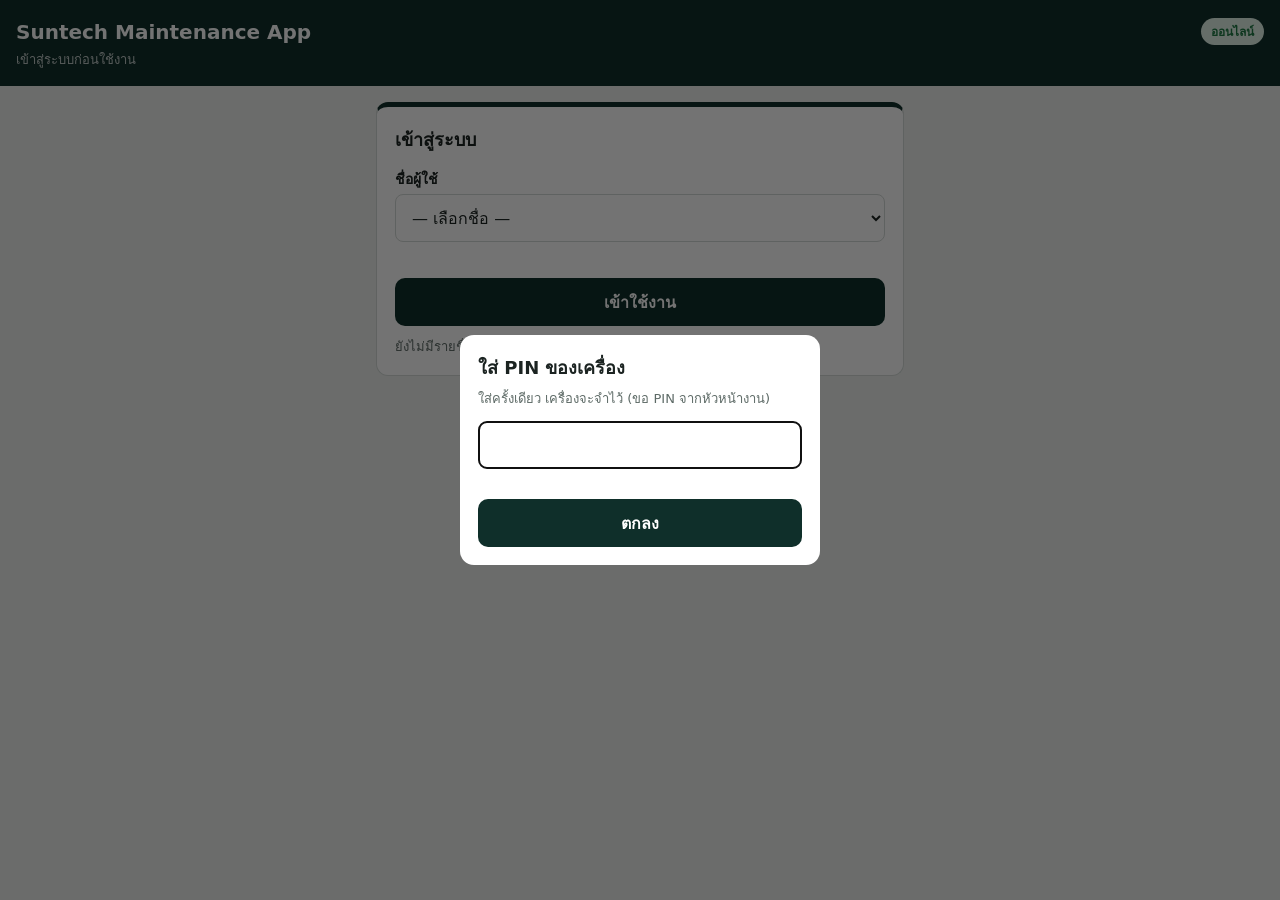
<file: index.html>
<!DOCTYPE html>
<html lang="th">
<head>
<meta charset="utf-8">
<meta name="viewport" content="width=device-width, initial-scale=1, viewport-fit=cover">
<title>Suntech Maintenance App</title>
<meta name="description" content="PM checklist, Vacuum pump monitor, แจ้งซ่อม และนับ stock part">
<meta name="theme-color" content="#0f2f2a">
<link rel="manifest" href="manifest.webmanifest">
<link rel="icon" href="icons/icon-192.png">
<link rel="apple-touch-icon" href="icons/apple-touch-icon.png">
<meta name="apple-mobile-web-app-capable" content="yes">
<meta name="apple-mobile-web-app-status-bar-style" content="black-translucent">
<meta name="apple-mobile-web-app-title" content="Suntech Maint">
<link rel="stylesheet" href="app.css?v=20261126c">
</head>
<body>
<header>
  <div class="hrow">
    <h1>Suntech Maintenance App</h1>
    <span id="net" class="net" role="status" aria-live="polite">…</span>
  </div>
  <div class="hrow who" id="whoBar" hidden>
    <span>ผู้ใช้: <b id="whoName"></b></span>
    <button type="button" id="bLogout">ออกจากระบบ</button>
  </div>
  <p id="sub">เข้าสู่ระบบก่อนใช้งาน</p>
</header>

<div id="update" class="banner" hidden>
  มีเวอร์ชันใหม่ <button id="btnUpdate" type="button">อัปเดต</button>
</div>

<main>
  <!-- เข้าสู่ระบบ -->
  <form id="v-login" class="login" novalidate hidden>
    <h2>เข้าสู่ระบบ</h2>
    <div class="lf"><label for="user">ชื่อผู้ใช้</label><select id="user"><option value="">— เลือกชื่อ —</option></select></div>
    <div class="lf" id="apwF" hidden><label for="apw">รหัส admin</label><input id="apw" type="password" inputmode="numeric" autocomplete="off"></div>
    <div class="lerr" id="lerr" role="alert"></div>
    <button type="submit" class="lbtn" id="bLogin">เข้าใช้งาน</button>
    <p class="lnote" id="lnote">ช่างเลือกชื่อแล้วเข้าได้เลย · admin ต้องใส่รหัสและต้องมีเน็ตตอนเข้า</p>
  </form>

  <!-- เมนู -->
  <div id="v-menu" class="menu" hidden>
    <a class="card" style="--c:var(--pm)" href="pm.html">
      <div class="ico" aria-hidden="true">&#10003;</div>
      <div><p class="t">PM checklist</p><p class="d">ตรวจเช็คเครื่องตามแผนรายเดือน · รูปและรายการตรวจเก็บในเครื่อง ใช้ได้ตอนไม่มีเน็ต</p></div>
      <span class="badge" style="border-color:var(--ok);color:var(--ok)">ทดลอง</span>
    </a>
    <a class="card" style="--c:var(--pump)" href="pump.html">
      <div class="ico" aria-hidden="true">&#9881;</div>
      <div><p class="t">Vacuum pump monitor</p><p class="d">สถานะ pump ตาม S/N และประวัติการซ่อม · ดูได้ตอนไม่มีเน็ต</p></div>
      <span class="badge" style="border-color:var(--ok);color:var(--ok)">ทดลอง</span>
    </a>
    <a class="card" style="--c:#c8231a" href="repair.html">
      <div class="ico" aria-hidden="true">&#128295;</div>
      <div><p class="t">แจ้งซ่อม</p><p class="d">ทำรายงานแจ้งซ่อม บันทึกลง Drive และส่งข้อความ LINE · ใช้ได้ตอนไม่มีเน็ต</p></div>
      <span class="badge" style="border-color:var(--ok);color:var(--ok)">ทดลอง</span>
    </a>
    <a class="card" style="--c:var(--stock)" href="parts.html">
      <div class="ico" aria-hidden="true">&#9638;</div>
      <div><p class="t">Stock part system</p><p class="d">Part list · นับ stock แยก plant · Part registration (admin)</p></div>
      <span class="badge" style="border-color:var(--ok);color:var(--ok)">ทดลอง</span>
    </a>
    <a class="card" style="--c:#8a4b2a" href="manual.html">
      <div class="ico" aria-hidden="true">&#128214;</div>
      <div><p class="t">Machine Manual</p><p class="d">วิธีแก้ alarm ตาม code · I/O · cycle step · บันทึก alarm</p></div>
      <span class="badge" style="border-color:var(--ok);color:var(--ok)">ทดลอง</span>
    </a>
    <a class="card" style="--c:#5b5f97" href="other.html">
      <div class="ico" aria-hidden="true">&#8943;</div>
      <div><p class="t">Other</p><p class="d">Report : Overhaul Vacuum pump KRF15A</p></div>
      <span class="badge" style="border-color:var(--ok);color:var(--ok)">ทดลอง</span>
    </a>
    <div id="install" class="install" hidden></div>
  </div>
</main>

<div class="pinwrap" id="pinWrap" hidden>
  <form class="pinbox" id="pinForm">
    <h2>ใส่ PIN ของเครื่อง</h2>
    <p>ใส่ครั้งเดียว เครื่องจะจำไว้ (ขอ PIN จากหัวหน้างาน)</p>
    <input id="pinIn" type="password" inputmode="numeric" autocomplete="off" aria-label="PIN">
    <div class="pinerr" id="pinErr" role="alert"></div>
    <button class="lbtn" type="submit" id="pinOk">ตกลง</button>
  </form>
</div>

<footer>
  <span id="ver">version …</span>
</footer>

<script src="config.js?v=20261126c"></script>
<script src="store.js?v=20261126c"></script>
<script src="api.js?v=20261126c"></script>
<script src="session.js?v=20261126c"></script>
<script src="app.js?v=20261126c"></script>
</body>
</html>
</file>
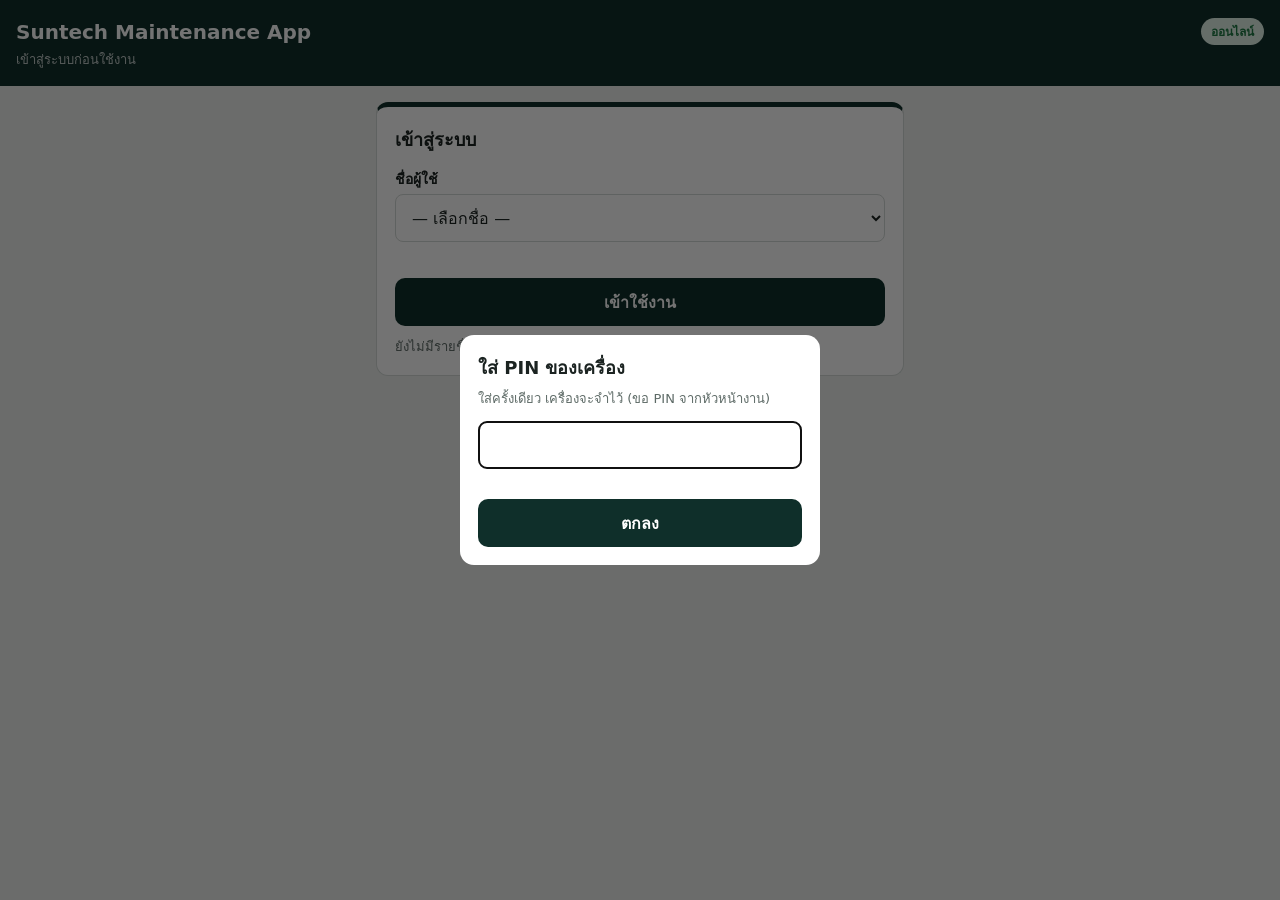
<file: manual.html>
<!DOCTYPE html>
<html lang="th">
<head>
<meta charset="utf-8">
<meta name="viewport" content="width=device-width, initial-scale=1, viewport-fit=cover">
<title>Machine Manual</title>
<meta name="theme-color" content="#0f2f2a">
<link rel="manifest" href="manifest.webmanifest">
<link rel="icon" href="icons/icon-192.png">
<link rel="apple-touch-icon" href="icons/apple-touch-icon.png">
<meta name="apple-mobile-web-app-capable" content="yes">
<link rel="stylesheet" href="repair.css?v=20261126c">
<link rel="stylesheet" href="overhaul.css?v=20261126c">
<link rel="stylesheet" href="manual.css?v=20261126c">
</head>
<body>
<header>
  <a class="back" href="./" id="hBack">&#8592; เมนูหลัก</a>
  <h1 id="hTitle">Machine Manual</h1>
  <div class="sync">
    <span id="net" class="pill" role="status" aria-live="polite">…</span>
    <span id="pending" class="pill wait" hidden></span>
    <button id="bSync" type="button" hidden>ส่งตอนนี้</button>
    <span id="asof" class="asof"></span>
  </div>
  <nav class="tabs" role="tablist" id="mTabs" hidden>
    <button type="button" role="tab" data-tab="alarm" aria-selected="true">Alarm code</button>
    <button type="button" role="tab" data-tab="step" aria-selected="false">Cycle step</button>
    <button type="button" role="tab" data-tab="io" aria-selected="false">I/O</button>
    <button type="button" role="tab" data-tab="doc" aria-selected="false">เอกสาร</button>
    <button type="button" role="tab" data-tab="log" aria-selected="false">Alarm log</button>
  </nav>
</header>

<main>
  <div id="loading" class="empty">กำลังโหลด…</div>
  <div id="err" class="errbox" hidden></div>

  <!-- เลือก type > model > เครื่อง -->
  <section id="v-pick" hidden>
    <nav class="crumbs" id="crumbs" aria-label="ตำแหน่ง"></nav>
    <div id="pickList" class="tiles"></div>
  </section>

  <!-- หน้าเครื่อง -->
  <section id="v-machine" hidden>
    <div class="mhead" id="mHead"></div>

    <div id="t-alarm">
      <p class="note">กดเลข code ที่เห็นบนหน้าจอเครื่อง</p>
      <div class="codes" id="codes"></div>
      <div id="alarmDetail"></div>
    </div>

    <div id="t-step" hidden>
      <div class="filters2"><input id="sq" type="search" class="search" placeholder="ค้นหา step / MR / sensor / output" aria-label="ค้นหา step">
        <div class="segu" id="stepUnit" role="radiogroup" aria-label="Unit"></div></div>
      <p class="note" id="stepNote">ตอน TIME-OVER: ดูใน PLC ว่า MR ตัวไหนยัง ON = step ที่ค้าง แล้วดู output / sensor ของ step นั้น</p>
      <div id="steps"></div>
    </div>

    <div id="t-io" hidden>
      <div class="filters2"><input id="iq" type="search" class="search" placeholder="ค้นหา address / symbol / ชื่อ" aria-label="ค้นหา I/O">
        <div class="segu" id="ioUnit" role="radiogroup" aria-label="Unit"></div></div>
      <div class="segu" id="ioType" role="radiogroup" aria-label="ชนิด I/O"></div>
      <div id="ios"></div>
    </div>

    <div id="t-doc" hidden><div id="docs"></div></div>

    <div id="t-log" hidden>
      <div class="acts" style="margin-bottom:10px"><button type="button" class="btn pri" id="bNewLog">+ บันทึก alarm</button></div>
      <div id="logStat" class="statbox"></div>
      <div id="logs"></div>
    </div>
  </section>

  <!-- ฟอร์มบันทึก alarm -->
  <section id="v-form" hidden>
    <section class="card">
      <h2>บันทึก alarm</h2>
      <div class="row">
        <div class="f"><label for="lUnit">Unit</label><select id="lUnit"></select></div>
        <div class="f"><label for="lAlarm">Alarm code <span class="req">*</span></label><select id="lAlarm"></select></div>
      </div>
      <div class="row">
        <div class="f"><label for="lDate">วันที่ <span class="req">*</span></label><input id="lDate" type="date"></div>
        <div class="f"><label for="lTime">เวลา</label><input id="lTime" type="time" step="1"></div>
      </div>
      <div class="f"><label for="lStep">Step ที่ค้าง (ดูก่อนกด RESET)</label><select id="lStep"></select></div>
      <div class="f"><label for="lIo">Sensor / I/O ที่ผิดปกติ</label><select id="lIo"></select></div>
      <div class="f"><label for="lCause">สาเหตุที่พบ</label><textarea id="lCause" rows="2"></textarea></div>
      <div class="f"><label for="lAction">การแก้ไข</label><textarea id="lAction" rows="2"></textarea></div>
      <div class="f"><label for="lNote">หมายเหตุ</label><input id="lNote"></div>
      <p class="note">ผู้บันทึก: <b id="lWho"></b></p>
      <p class="note" id="repNote"></p>
      <div class="acts">
        <button type="button" class="btn ghost" id="bCancelLog">ยกเลิก</button>
        <button type="button" class="btn" id="bSaveLog">บันทึก alarm อย่างเดียว</button>
        <button type="button" class="btn pri" id="bLogRepair">บันทึกพร้อมใบแจ้งซ่อม</button>
      </div>
    </section>
  </section>
</main>

<div class="toast" id="toast" role="status" aria-live="polite"></div>
<div class="pinwrap" id="pinWrap" hidden>
  <form class="pinbox" id="pinForm">
    <h2>ใส่ PIN ของเครื่อง</h2>
    <p>ใส่ครั้งเดียว เครื่องจะจำไว้ (ขอ PIN จากหัวหน้างาน)</p>
    <input id="pinIn" type="password" inputmode="numeric" autocomplete="off" aria-label="PIN">
    <div class="pinerr" id="pinErr" role="alert"></div>
    <button class="btn pri" type="submit" id="pinOk">ตกลง</button>
  </form>
</div>

<script src="session.js?v=20261126c"></script>
<script src="config.js?v=20261126c"></script>
<script src="store.js?v=20261126c"></script>
<script src="api.js?v=20261126c"></script>
<script src="manual.js?v=20261126c"></script>
<script>if ('serviceWorker' in navigator) navigator.serviceWorker.register('sw.js');</script>
</body>
</html>
</file>
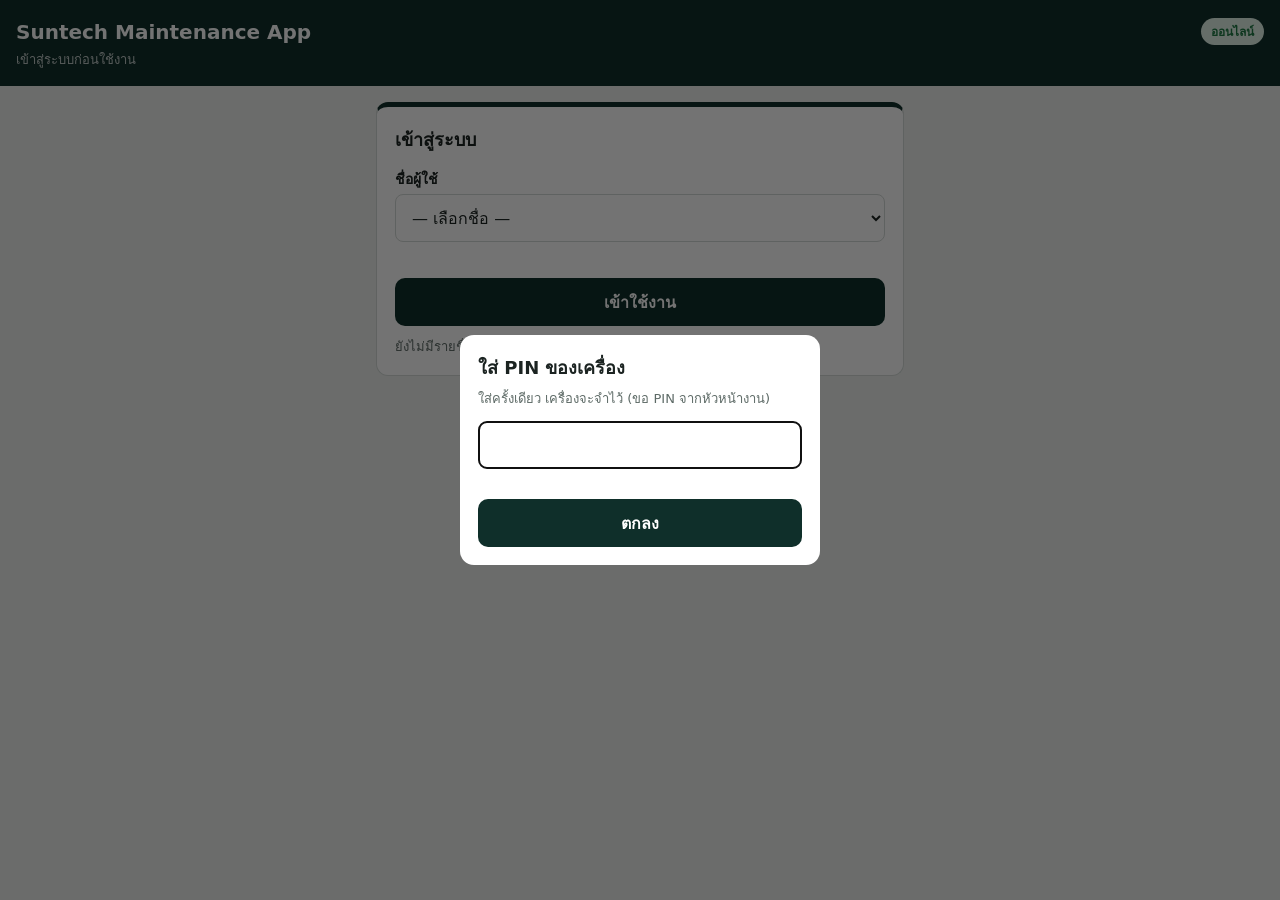
<file: other.html>
<!DOCTYPE html>
<html lang="th">
<head>
<meta charset="utf-8">
<meta name="viewport" content="width=device-width, initial-scale=1, viewport-fit=cover">
<title>Other</title>
<meta name="theme-color" content="#0f2f2a">
<link rel="manifest" href="manifest.webmanifest">
<link rel="icon" href="icons/icon-192.png">
<link rel="apple-touch-icon" href="icons/apple-touch-icon.png">
<meta name="apple-mobile-web-app-capable" content="yes">
<link rel="stylesheet" href="repair.css?v=20261126c">
<link rel="stylesheet" href="overhaul.css?v=20261126c">
</head>
<body>
<header>
  <a class="back" href="./">&#8592; เมนูหลัก</a>
  <h1>Other</h1>
  <div class="sync"><span id="net" class="pill" role="status" aria-live="polite">…</span></div>
</header>
<main>
  <div class="tiles">
    <a class="tile" href="overhaul.html"><span class="ti">&#9881;</span><b>Report : Overhaul Vacuum pump KRF15A</b><small>หน้าแนะนำ · ลง report พร้อมรูปและผล Blank-off · ใช้ได้ตอนไม่มีเน็ต</small></a>
  </div>
</main>
<script src="session.js?v=20261126c"></script>
<script>
  Session.require();
  (function () {
    var n = document.getElementById('net');
    function p() { n.textContent = navigator.onLine ? 'ออนไลน์' : 'ออฟไลน์'; n.classList.toggle('off', !navigator.onLine); }
    addEventListener('online', p); addEventListener('offline', p); p();
  })();
  if ('serviceWorker' in navigator) navigator.serviceWorker.register('sw.js');
</script>
</body>
</html>
</file>
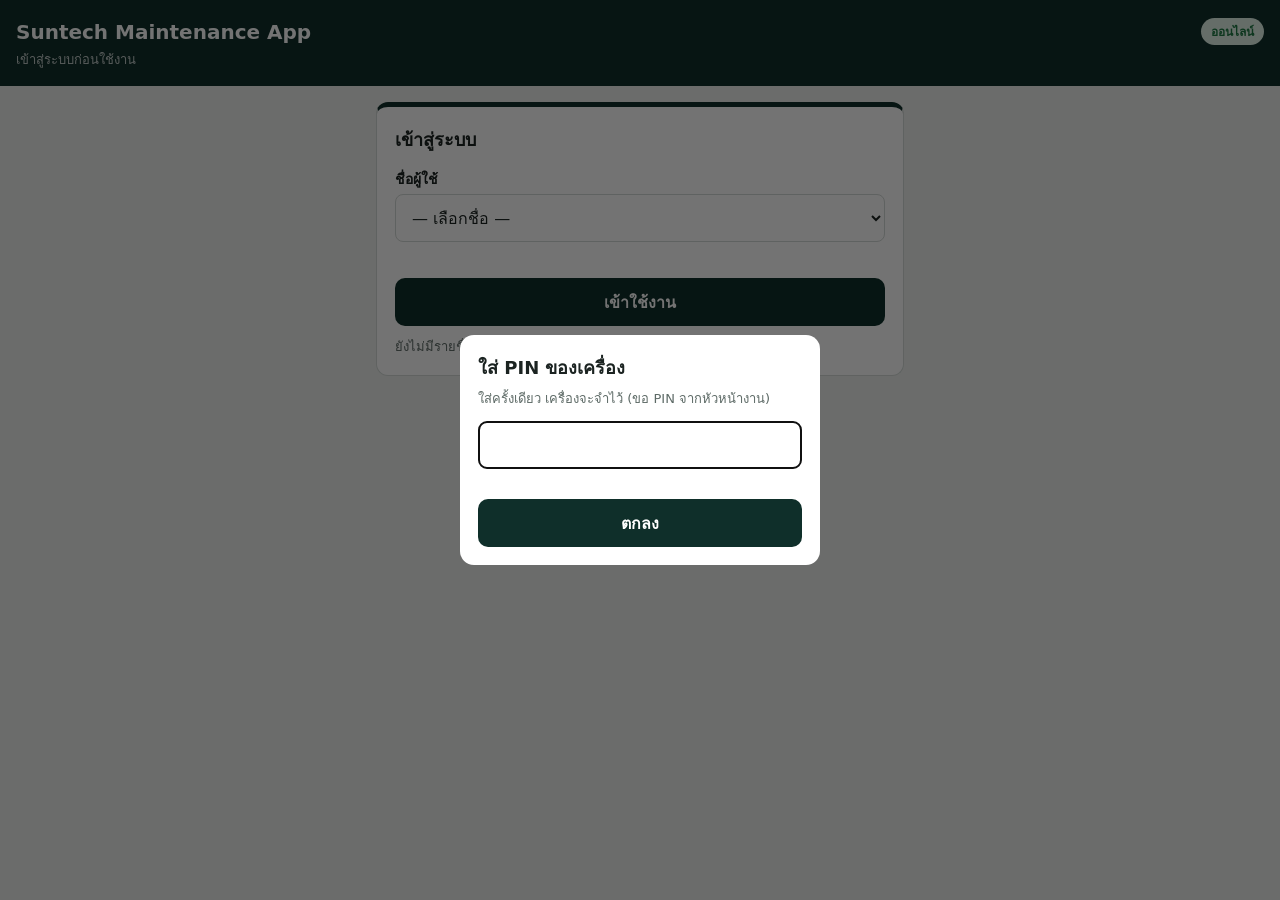
<file: overhaul.html>
<!DOCTYPE html>
<html lang="th">
<head>
<meta charset="utf-8">
<meta name="viewport" content="width=device-width, initial-scale=1, viewport-fit=cover">
<title>Overhaul KRF15A</title>
<meta name="theme-color" content="#0f2f2a">
<link rel="manifest" href="manifest.webmanifest">
<link rel="icon" href="icons/icon-192.png">
<link rel="apple-touch-icon" href="icons/apple-touch-icon.png">
<meta name="apple-mobile-web-app-capable" content="yes">
<link rel="stylesheet" href="repair.css?v=20261126c">
<link rel="stylesheet" href="overhaul.css?v=20261126c">
</head>
<body>
<header>
  <a class="back" href="other.html">&#8592; Other</a>
  <h1>Report : Overhaul Vacuum pump KRF15A</h1>
  <div class="sync">
    <span id="net" class="pill" role="status" aria-live="polite">…</span>
    <span id="pending" class="pill wait" hidden></span>
    <button id="bSync" type="button" hidden>ส่งตอนนี้</button>
  </div>
  <nav class="tabs" role="tablist">
    <button type="button" role="tab" data-tab="guide" aria-selected="true">หน้าแนะนำ</button>
    <button type="button" role="tab" data-tab="report" aria-selected="false">ลง report</button>
  </nav>
</header>

<main>
  <div id="loading" class="empty">กำลังโหลด…</div>

  <section id="v-guide" hidden>
    <div id="guide"></div>
  </section>

  <section id="v-report" hidden>
    <div id="r-menu">
      <div class="tiles">
        <button type="button" class="tile" data-sub="form"><span class="ti">&#128221;</span><b>Blank report form</b><small id="mForm"></small></button>
        <button type="button" class="tile" data-sub="hist"><span class="ti">&#128193;</span><b>ประวัติการทำ Overhaul</b><small id="mHist"></small></button>
      </div>
    </div>

    <div id="r-form" hidden>
    <div class="vt"><button type="button" class="link" data-sub="menu">&#8592; เมนู</button><h2>Blank report form</h2></div>
    <div class="draftbar"><span>ใบ <b id="rid"></b> · <span id="prog"></span></span><small>บันทึกในเครื่องอัตโนมัติ กรอกต่อทีหลังได้</small></div>
    <section class="card" id="sec1">
      <h2><span class="n">1</span>ข้อมูล pump</h2>
      <div class="row">
        <div class="f"><label for="tech">ชื่อช่าง <span class="req">*</span></label><select id="tech"></select></div>
        <div class="f"><label for="date">วันที่ <span class="req">*</span></label><input id="date" type="date"></div>
      </div>
      <div class="f"><label for="sn">Serial no. (series pump) <span class="req">*</span></label>
        <input id="sn" list="snList" autocomplete="off" autocapitalize="characters" placeholder="พิมพ์หรือเลือก S/N"><datalist id="snList"></datalist>
        <span id="snInfo" class="note"></span></div>
      <div class="slots"><div class="slot" data-slot="plate"><div class="sl">รูป plate</div><div class="sp" id="sp_plate"></div></div></div>
    </section>

    <div id="sections"></div>

    <div class="actions">
      <button type="button" class="btn ghost" id="bClear">ล้างฟอร์ม</button>
      <button type="button" class="btn pri" id="bSubmit">ส่ง report</button>
    </div>

    </div>

    <div id="r-hist" hidden>
      <div class="vt"><button type="button" class="link" data-sub="menu">&#8592; เมนู</button><h2>ประวัติการทำ Overhaul</h2>
        <button type="button" class="btn sm" id="bHistReload">โหลดใหม่</button></div>
      <input class="search" id="hq" type="search" placeholder="ค้นหา S/N / Report ID / ชื่อช่าง" aria-label="ค้นหา">
      <p class="note" id="histInfo"></p>
      <div id="hist"></div>
    </div>

    <div id="r-detail" hidden>
      <div class="vt noprint"><button type="button" class="link" data-sub="hist">&#8592; ประวัติ</button><h2>รายละเอียด report</h2></div>
      <div class="printhead">Report : Overhaul Vacuum pump KRF15A</div>
      <div id="detail"></div>
      <div class="pdfbar noprint">
        <p class="note" id="pdfNote"></p>
        <div class="pdfbtns"><button type="button" class="btn pri" id="bPdf">Export PDF</button><button type="button" class="btn" id="bPrint">พิมพ์ / บันทึกจากเบราว์เซอร์</button></div>
        <a id="pdfLink" class="note" target="_blank" rel="noopener" hidden>เปิดไฟล์ PDF ใน Drive</a>
      </div>
    </div>
  </section>
</main>

<input id="fCam" type="file" accept="image/*" capture="environment" hidden>
<input id="fGal" type="file" accept="image/*" hidden>
<div id="lb" hidden><img id="lbImg" alt="รูปขยาย"></div>
<div class="toast" id="toast" role="status" aria-live="polite"></div>

<div class="pinwrap" id="pinWrap" hidden>
  <form class="pinbox" id="pinForm">
    <h2>ใส่ PIN ของเครื่อง</h2>
    <p>ใส่ครั้งเดียว เครื่องจะจำไว้ (ขอ PIN จากหัวหน้างาน)</p>
    <input id="pinIn" type="password" inputmode="numeric" autocomplete="off" aria-label="PIN">
    <div class="pinerr" id="pinErr" role="alert"></div>
    <button class="btn pri" type="submit" id="pinOk">ตกลง</button>
  </form>
</div>

<script src="session.js?v=20261126c"></script>
<script src="config.js?v=20261126c"></script>
<script src="store.js?v=20261126c"></script>
<script src="api.js?v=20261126c"></script>
<script src="overhaul.js?v=20261126c"></script>
<script>if ('serviceWorker' in navigator) navigator.serviceWorker.register('sw.js');</script>
</body>
</html>
</file>
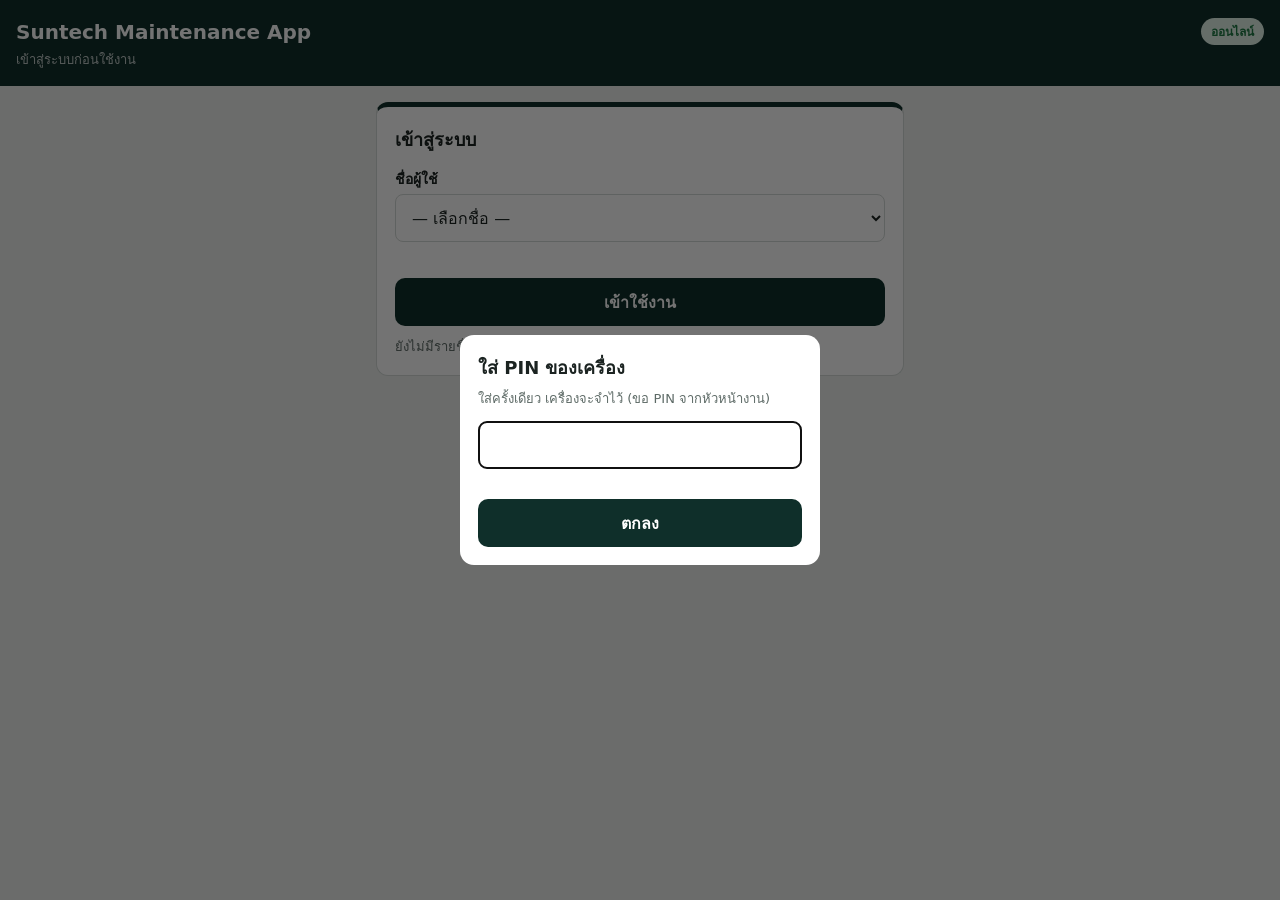
<file: parts.html>
<!DOCTYPE html>
<html lang="th">
<head>
<meta charset="utf-8">
<meta name="viewport" content="width=device-width, initial-scale=1, viewport-fit=cover">
<title>Stock part system</title>
<meta name="theme-color" content="#0f2f2a">
<link rel="manifest" href="manifest.webmanifest">
<link rel="icon" href="icons/icon-192.png">
<link rel="apple-touch-icon" href="icons/apple-touch-icon.png">
<meta name="apple-mobile-web-app-capable" content="yes">
<link rel="stylesheet" href="stock.css?v=20261126c">
<link rel="stylesheet" href="parts.css?v=20261126c">
</head>
<body>
<header>
  <a class="back" href="./">&#8592; เมนูหลัก</a>
  <div class="titlebar"><h1 id="title">Stock part system</h1></div>
  <div class="sync">
    <span id="net" class="pill" role="status" aria-live="polite">…</span>
    <span id="asof" style="opacity:.75"></span>
    <span class="who2">ผู้ใช้: <b id="whoName"></b></span>
  </div>
</header>

<main>
  <div id="loading" class="empty" hidden>กำลังโหลด…</div>
  <div id="error" class="err" hidden></div>

  <!-- เมนู -->
  <section id="v-home">
    <div class="tiles">
      <button type="button" class="tile" data-go="list"><span class="ti">&#128269;</span><b>Part list</b><small>ดูรายการ part · ค้นหา · กรองตาม Group / เครื่อง</small></button>
      <a class="tile" href="stock.html"><span class="ti">&#9638;</span><b>Stock counting</b><small>นับ stock รายเดือน แยก plant · ใช้ได้ตอนไม่มีเน็ต</small></a>
      <button type="button" class="tile adm" data-go="reg" id="tReg"><span class="ti">&#128221;</span><b>Part registration <span id="lockIco" aria-hidden="true">&#128274;</span></b><small id="regSub">เฉพาะ admin</small><span class="cnt" id="waitCnt" hidden></span></button>
    </div>
  </section>

  <!-- Part list -->
  <section id="v-list" hidden>
    <div class="vt"><button type="button" class="link" data-home>&#8592; เมนู</button><h2>Part list</h2></div>
    <input class="search" id="q" type="search" placeholder="ค้นหา ชื่อ / model / Part ID / brand" aria-label="ค้นหา part">
    <div class="slicers">
      <label>Group<select id="fGroup"></select></label>
      <label>Machine type<select id="fType"></select></label>
      <label>Model<select id="fModel"></select></label>
      <label>CMMS ID<select id="fCmms"><option value="">ทั้งหมด</option><option value="has">มี CMMS ID</option><option value="none">ยังไม่มี CMMS ID</option></select></label>
    </div>
    <div class="hint" id="listHint"></div>
    <div id="list"></div>
  </section>

  <!-- Part registration (admin) -->
  <section id="v-reg" hidden>
    <div class="vt"><button type="button" class="link" data-home>&#8592; เมนู</button><h2>Part registration</h2>
      <button type="button" class="btn sm" id="bRegReload">โหลดใหม่</button></div>
    <div class="seg" role="tablist">
      <button role="tab" data-mode="nag" aria-selected="true">N/A กลุ่ม <span id="n_nag"></span></button>
      <button role="tab" data-mode="sna" aria-selected="false">GG เสนอ N/A <span id="n_sna"></span></button>
      <button role="tab" data-mode="quick" aria-selected="false">ยืนยันเร็ว <span id="n_quick"></span></button>
      <button role="tab" data-mode="merge" aria-selected="false">Merge <span id="n_merge"></span></button>
      <button role="tab" data-mode="new" aria-selected="false">Part ใหม่ <span id="n_new"></span></button>
      <button role="tab" data-mode="edit" aria-selected="false">แก้ part เดิม <span id="n_edit"></span></button>
      <button role="tab" data-mode="inc" aria-selected="false">Incomplete <span id="n_inc"></span></button>
      <button role="tab" data-mode="all" aria-selected="false">Edit mode</button>
    </div>
    <input class="search" id="rq" type="search" placeholder="ค้นหา ชื่อ / brand / model / Part ID" aria-label="ค้นหา">
    <div class="slicers" id="regSlicers">
      <label>Group<select id="rGroup"></select></label>
      <label>Machine type<select id="rType"></select></label>
      <label>Model<select id="rModel"></select></label>
      <label>CMMS ID<select id="rCmms"><option value="">ทั้งหมด</option><option value="has">มี CMMS ID</option><option value="none">ยังไม่มี CMMS ID</option></select></label>
    </div>
    <div class="bulk" id="bulk" hidden><span id="bulkTxt"></span><button type="button" class="btn primary sm" id="bulkBtn"></button></div>
    <div class="hint" id="regHint"></div>
    <div id="regList"></div>
  </section>

  <!-- ฟอร์มแก้ part -->
  <section id="v-form" hidden>
    <div class="vt"><button type="button" class="link" id="fBack">&#8592; กลับ</button><h2 id="fTitle">แก้ข้อมูล part</h2></div>
    <div class="sugbox" id="sugBox" hidden></div>
    <div class="fcard">
      <h3>รูป</h3>
      <div class="photo">
        <div class="pv" id="pv">ไม่มีรูป</div>
        <div class="pbtn">
          <label class="btn sm" for="fCam">ถ่ายรูป</label>
          <label class="btn sm" for="fGal">เลือกรูป</label>
          <button type="button" class="btn sm" id="bPaste">Paste from clipboard</button>
          <div class="pastezone" id="pasteZone" contenteditable="true" hidden aria-label="กดค้างแล้วเลือก วาง หรือกด Ctrl+V">กดค้างตรงนี้แล้วเลือก "วาง" (หรือ Ctrl+V)</div>
          <small class="mu" id="pvInfo">รูปจะย่อเหลือไม่เกิน 70 KB ก่อนส่ง</small>
        </div>
        <input id="fCam" type="file" accept="image/*" capture="environment" hidden>
        <input id="fGal" type="file" accept="image/*" hidden>
      </div>
    </div>
    <div class="fcard">
      <h3>ข้อมูล part</h3>
      <div class="grid2">
        <label>Name<input id="iName"></label>
        <label>Model<input id="iModel"></label>
        <label>Brand<input id="iBrand" list="brandList"></label>
        <label>Unit<input id="iUnit" list="unitList"></label>
        <label>ราคา (Base Price)<input id="iPrice" inputmode="decimal"></label>
        <label>Supplier<input id="iSupplier"></label>
        <label>CMMS ID<input id="iCmms" autocomplete="off" placeholder="รหัสใน CMMS (ถ้ามี)"></label>
      </div>
      <label class="full">Description<input id="iDesc"></label>
      <datalist id="brandList"></datalist><datalist id="unitList"></datalist>
      <div class="fl">Category</div><div class="chips" id="cCat"></div>
      <div class="fl">Manage type <span class="mu">(Control = นับ stock และบวกยอดรับเข้า · Uncontrol / N/A = บันทึกการรับอย่างเดียว · part ใหม่ได้เลข C0001 / U0001 ตามแบบที่เลือก · N/A ไม่ออก Part ID)</span></div><div class="chips" id="cMan"></div>
      <div class="fl">Stock class</div><div class="chips" id="cCls"></div>
      <div class="fl">ใช้ในแอป (Include in App) — บันทึก / Approve แล้วจะขึ้นแอปให้เอง</div><div class="chips" id="cInc"></div>
    </div>
    <div class="fcard">
      <h3>Group</h3>
      <div class="chips" id="cGroup"></div>
      <div class="addrow"><input id="newGroup" placeholder="ชื่อ group ใหม่"><button type="button" class="btn sm" id="bAddGroup">+ Add group</button></div>
    </div>
    <div class="fcard">
      <h3>เครื่องจักร</h3>
      <div class="fl">Machine type (เลือกได้หลายอัน)</div><div class="chips" id="cType"></div>
      <div class="fl">Machine model</div><div class="chips" id="cModel"><span class="mu">เลือก Machine type ก่อน</span></div>
      <div class="fl">Sector</div><div class="chips" id="cSector"></div>
      <div class="addrow"><input id="newSector" placeholder="ชื่อ sector ใหม่"><select id="newSectorType" aria-label="ใช้กับ Machine type"></select><button type="button" class="btn sm" id="bAddSector">+ Add sector</button></div>
    </div>
    <div class="fcard">
      <h3>Min stock แยก plant</h3>
      <p class="mu">plant ที่ "ไม่ใช้" = part นี้ไม่อยู่ในรายการนับของ plant นั้น</p>
      <div id="mins"></div>
    </div>
    <div class="factions">
      <small class="mu" id="saveHint">ต้องต่อเน็ตเพื่อบันทึก</small>
      <button type="button" class="btn" id="bReject" hidden>Reject</button>
      <button type="button" class="btn primary" id="bSave">บันทึก</button>
    </div>
  </section>
</main>

<div class="sheet" id="detail" hidden><div class="sheetbox" id="detailBox"></div></div>

<div class="sheet" id="merge" hidden>
  <div class="sheetbox">
    <h2 id="mTitle" style="margin:0 0 6px;font-size:17px">Merge</h2>
    <div id="mSrc"></div>
    <p class="mu">เลือก Part ID เดิมที่เป็นของชิ้นเดียวกัน (รายการแรก = ที่ระบบแนะนำ)</p>
    <input class="search" id="mq" type="search" placeholder="ค้นหา Part ID / ชื่อ / brand / model" aria-label="ค้นหา part">
    <div id="mList"></div>
    <button type="button" class="btn" id="mClose" style="margin-top:8px">ปิด</button>
  </div>
</div>

<div class="pinwrap" id="pinWrap" hidden>
  <form class="pinbox" id="pinForm">
    <h2>ใส่ PIN ของเครื่อง</h2>
    <p>ใส่ครั้งเดียว เครื่องจะจำไว้ (ขอ PIN จากหัวหน้างาน)</p>
    <input id="pinIn" type="password" inputmode="numeric" autocomplete="off" aria-label="PIN">
    <div class="pinerr" id="pinErr" role="alert"></div>
    <div class="row"><button class="btn primary" type="submit" id="pinOk">ตกลง</button></div>
  </form>
</div>

<script src="session.js?v=20261126c"></script>
<script>Session.require();</script>
<script src="config.js?v=20261126c"></script>
<script src="store.js?v=20261126c"></script>
<script src="api.js?v=20261126c"></script>
<script src="parts.js?v=20261126c"></script>
<script>if ('serviceWorker' in navigator) navigator.serviceWorker.register('sw.js');</script>
</body>
</html>
</file>
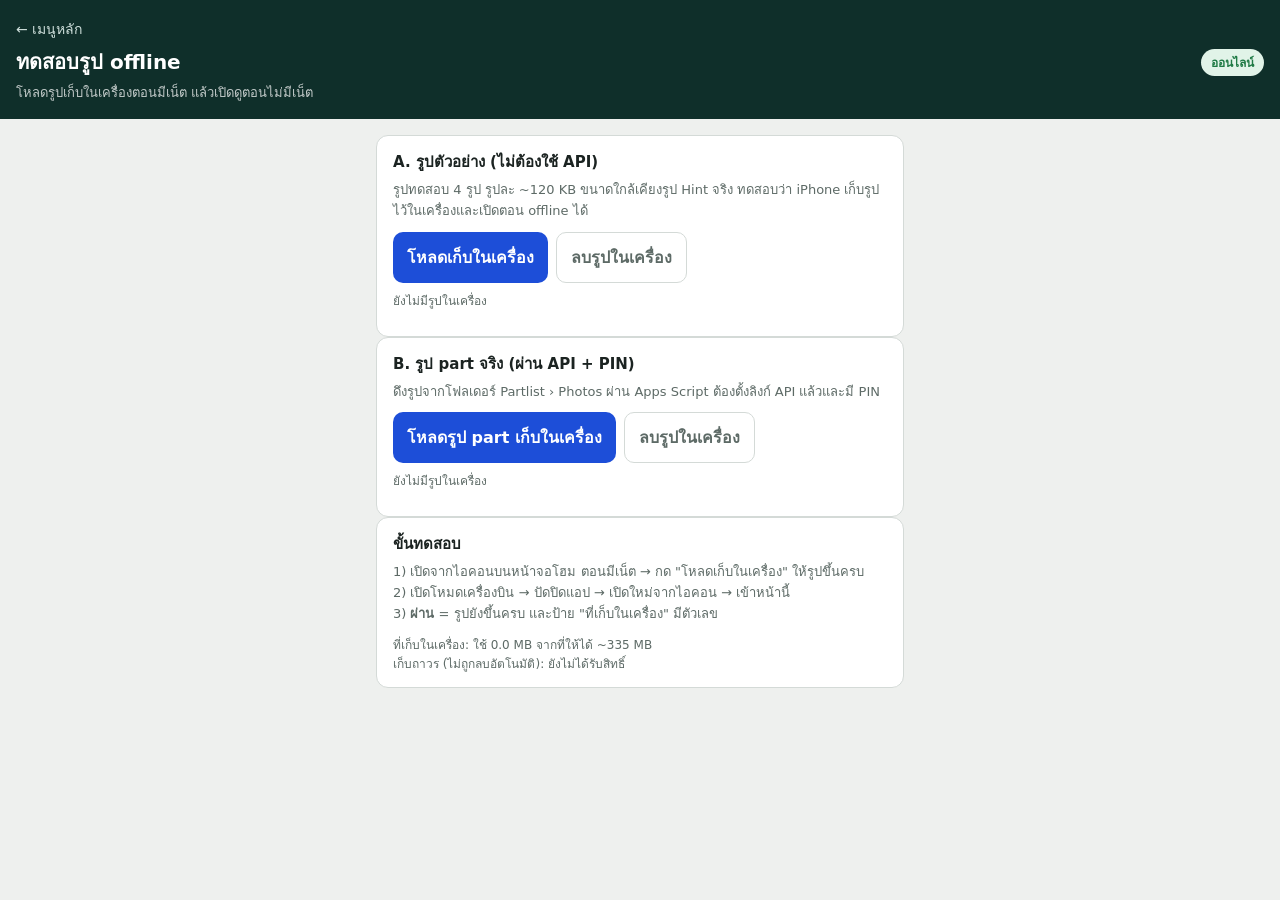
<file: photo-test.html>
<!DOCTYPE html>
<html lang="th">
<head>
<meta charset="utf-8">
<meta name="viewport" content="width=device-width, initial-scale=1, viewport-fit=cover">
<title>ทดสอบรูป offline</title>
<meta name="theme-color" content="#0f2f2a">
<link rel="manifest" href="manifest.webmanifest">
<link rel="apple-touch-icon" href="icons/apple-touch-icon.png">
<meta name="apple-mobile-web-app-capable" content="yes">
<link rel="stylesheet" href="app.css">
<style>
  .box{background:var(--panel);border:1px solid var(--line);border-radius:12px;padding:14px 16px}
  .box h2{font-size:15px;margin:0 0 6px}
  .box p{font-size:13px;color:var(--muted);margin:0 0 10px;line-height:1.6}
  .row{display:flex;gap:8px;flex-wrap:wrap}
  .row button{border:0;border-radius:10px;background:var(--pm);color:#fff;padding:12px 14px;font:inherit;font-weight:700;min-height:46px}
  .row button.ghost{background:transparent;color:var(--muted);border:1px solid var(--line)}
  .row button:disabled{opacity:.5}
  .grid{display:grid;grid-template-columns:repeat(auto-fill,minmax(140px,1fr));gap:8px;margin-top:12px}
  .grid figure{margin:0;background:var(--bg);border-radius:8px;overflow:hidden}
  .grid img{width:100%;aspect-ratio:4/3;object-fit:cover;display:block}
  .grid figcaption{font-size:11px;color:var(--muted);padding:4px 6px}
  .log{font-size:12px;color:var(--muted);margin-top:8px;white-space:pre-line}
  .back{color:#cfe0dc;text-decoration:none;font-size:14px}
</style>
</head>
<body>
<header>
  <a class="back" href="./">&#8592; เมนูหลัก</a>
  <div class="hrow" style="margin-top:6px"><h1>ทดสอบรูป offline</h1><span id="net" class="net">…</span></div>
  <p>โหลดรูปเก็บในเครื่องตอนมีเน็ต แล้วเปิดดูตอนไม่มีเน็ต</p>
</header>
<main>
  <section class="box">
    <h2>A. รูปตัวอย่าง (ไม่ต้องใช้ API)</h2>
    <p>รูปทดสอบ 4 รูป รูปละ ~120 KB ขนาดใกล้เคียงรูป Hint จริง ทดสอบว่า iPhone เก็บรูปไว้ในเครื่องและเปิดตอน offline ได้</p>
    <div class="row">
      <button id="aLoad" type="button">โหลดเก็บในเครื่อง</button>
      <button id="aClear" type="button" class="ghost">ลบรูปในเครื่อง</button>
    </div>
    <div class="log" id="aLog"></div>
    <div class="grid" id="aGrid"></div>
  </section>

  <section class="box">
    <h2>B. รูป part จริง (ผ่าน API + PIN)</h2>
    <p>ดึงรูปจากโฟลเดอร์ Partlist › Photos ผ่าน Apps Script ต้องตั้งลิงก์ API แล้วและมี PIN</p>
    <div class="row">
      <button id="bLoad" type="button">โหลดรูป part เก็บในเครื่อง</button>
      <button id="bClear" type="button" class="ghost">ลบรูปในเครื่อง</button>
    </div>
    <div class="log" id="bLog"></div>
    <div class="grid" id="bGrid"></div>
  </section>

  <section class="box">
    <h2>ขั้นทดสอบ</h2>
    <p>1) เปิดจากไอคอนบนหน้าจอโฮม ตอนมีเน็ต → กด "โหลดเก็บในเครื่อง" ให้รูปขึ้นครบ<br>
       2) เปิดโหมดเครื่องบิน → ปัดปิดแอป → เปิดใหม่จากไอคอน → เข้าหน้านี้<br>
       3) <b>ผ่าน</b> = รูปยังขึ้นครบ และป้าย "ที่เก็บในเครื่อง" มีตัวเลข</p>
    <div class="log" id="sLog"></div>
  </section>
</main>
<footer><span id="ver"></span></footer>

<script src="config.js"></script>
<script src="store.js"></script>
<script src="api.js"></script>
<script>
(function () {
  'use strict';
  var $ = function (id) { return document.getElementById(id); };
  var SAMPLES = ['test-img/sample1.jpg', 'test-img/sample2.jpg', 'test-img/sample3.jpg', 'test-img/sample4.jpg'];

  function net() { $('net').textContent = navigator.onLine ? 'ออนไลน์' : 'ออฟไลน์'; $('net').classList.toggle('off', !navigator.onLine); }
  window.addEventListener('online', net); window.addEventListener('offline', net); net();

  function toDataUrl(blob) {
    return new Promise(function (res, rej) { var r = new FileReader(); r.onload = function () { res(r.result); }; r.onerror = rej; r.readAsDataURL(blob); });
  }
  function kb(n) { return (n / 1024).toFixed(0) + ' KB'; }
  function paint(gridId, map, caption) {
    var g = $(gridId); g.innerHTML = '';
    Object.keys(map || {}).forEach(function (k) {
      if (!map[k]) return;
      var f = document.createElement('figure');
      f.innerHTML = '<img alt="" src="' + map[k] + '"><figcaption>' + (caption ? caption(k) : k) + '</figcaption>';
      g.appendChild(f);
    });
  }
  function storage() {
    var out = [];
    var done = function () { $('sLog').textContent = out.join('\n'); };
    if (navigator.storage && navigator.storage.estimate) {
      navigator.storage.estimate().then(function (e) {
        out.push('ที่เก็บในเครื่อง: ใช้ ' + (e.usage / 1048576).toFixed(1) + ' MB จากที่ให้ได้ ~' + (e.quota / 1048576).toFixed(0) + ' MB');
        return navigator.storage.persisted ? navigator.storage.persisted() : null;
      }).then(function (p) { if (p !== null) out.push('เก็บถาวร (ไม่ถูกลบอัตโนมัติ): ' + (p ? 'ใช่' : 'ยังไม่ได้รับสิทธิ์')); done(); }, done);
    } else { out.push('เบราว์เซอร์นี้ไม่บอกขนาดที่เก็บ'); done(); }
  }
  if (navigator.storage && navigator.storage.persist) navigator.storage.persist().catch(function () {});

  /* ---------- A: รูปตัวอย่าง ---------- */
  function showA() { Store.get('test.samples').then(function (m) { paint('aGrid', m); $('aLog').textContent = m ? 'มีในเครื่อง ' + Object.keys(m).length + ' รูป' : 'ยังไม่มีรูปในเครื่อง'; storage(); }); }
  $('aLoad').onclick = function () {
    var btn = this; btn.disabled = true; $('aLog').textContent = 'กำลังโหลด…';
    var map = {}, total = 0;
    Promise.all(SAMPLES.map(function (u) {
      return fetch(u + '?t=' + Date.now(), { cache: 'no-store' }).then(function (r) { if (!r.ok) throw new Error(u + ' ' + r.status); return r.blob(); })
        .then(function (b) { total += b.size; return toDataUrl(b); }).then(function (d) { map[u.split('/').pop()] = d; });
    })).then(function () { return Store.set('test.samples', map); })
      .then(function () { btn.disabled = false; showA(); $('aLog').textContent = 'เก็บแล้ว ' + Object.keys(map).length + ' รูป (' + kb(total) + ')'; },
            function (e) { btn.disabled = false; $('aLog').textContent = 'โหลดไม่ได้: ' + e.message + (navigator.onLine ? '' : ' — ตอนนี้ออฟไลน์'); });
  };
  $('aClear').onclick = function () { Store.del('test.samples').then(showA); };

  /* ---------- B: รูป part จริงผ่าน API ---------- */
  function showB() { Store.get('stock.photos').then(function (m) { paint('bGrid', m, function () { return 'part photo'; }); $('bLog').textContent = m && Object.keys(m).length ? 'มีในเครื่อง ' + Object.keys(m).length + ' รูป' : 'ยังไม่มีรูปในเครื่อง'; }); }
  $('bLoad').onclick = function () {
    var btn = this;
    if (!Api.ready()) { $('bLog').textContent = 'ยังไม่ได้ตั้งลิงก์ API (config.js)'; return; }
    if (!Api.pin()) { var p = prompt('ใส่ PIN ของเครื่อง'); if (!p) return; Api.setPin(p.trim()); }
    btn.disabled = true; $('bLog').textContent = 'กำลังดึงรายการ part…';
    Api.call('stock.init').then(function (d) {
      var ids = uniq(d.parts.map(function (p) { return p.photo; }).filter(Boolean));
      $('bLog').textContent = 'พบรูป ' + ids.length + ' รูป กำลังโหลด…';
      var map = {}, chunks = [];
      for (var i = 0; i < ids.length; i += 20) chunks.push(ids.slice(i, i + 20));
      return chunks.reduce(function (pr, c) {
        return pr.then(function () { return Api.call('stock.photos', { ids: c }).then(function (m) { Object.assign(map, m); $('bLog').textContent = 'โหลดแล้ว ' + Object.keys(map).length + '/' + ids.length; }); });
      }, Promise.resolve()).then(function () { return Store.set('stock.photos', map); });
    }).then(function () { btn.disabled = false; showB(); storage(); },
            function (e) { btn.disabled = false; if (e.code === 'PIN') Api.clearPin(); $('bLog').textContent = 'ไม่สำเร็จ: ' + e.message; });
  };
  $('bClear').onclick = function () { Store.del('stock.photos').then(showB); };
  function uniq(a) { var o = []; a.forEach(function (x) { if (o.indexOf(x) < 0) o.push(x); }); return o; }

  showA(); showB();
  if ('serviceWorker' in navigator) navigator.serviceWorker.register('sw.js');
})();
</script>
</body>
</html>
</file>
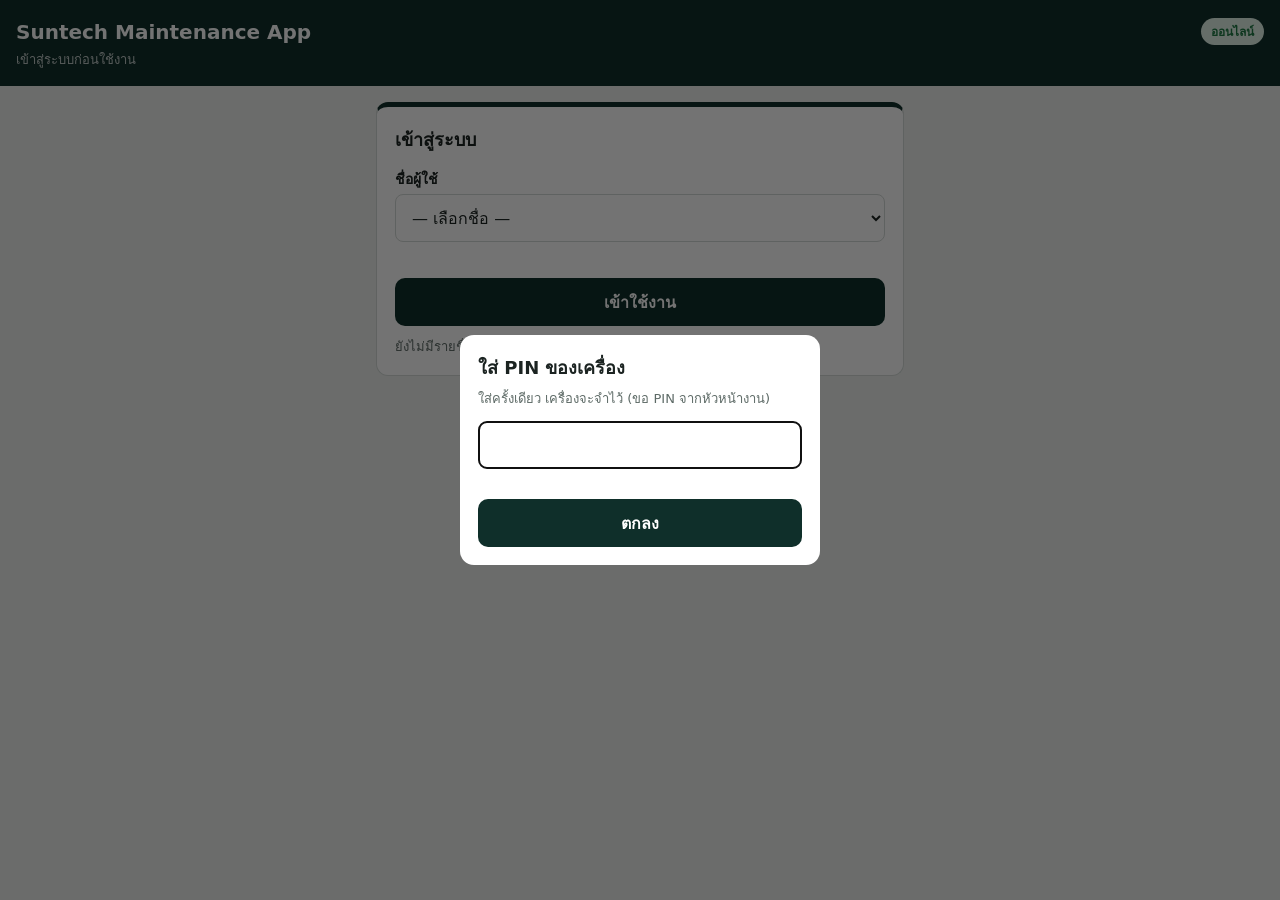
<file: pm.html>
<!DOCTYPE html>
<html lang="th">
<head>
<meta name="viewport" content="width=device-width, initial-scale=1, viewport-fit=cover">
<title>PM checklist · Suntech Maint</title>
<meta name="theme-color" content="#1f4e8c">
<link rel="manifest" href="manifest.webmanifest">
<link rel="icon" href="icons/icon-192.png">
<link rel="apple-touch-icon" href="icons/apple-touch-icon.png">
<meta name="apple-mobile-web-app-capable" content="yes">
<meta charset="utf-8">
<style>
  :root{
    --bg:#f3f5f8; --card:#fff; --text:#1c2430; --sub:#5b6676; --line:#dfe4ea;
    --ok:#1f9d55; --ng:#d93838; --na:#6b7683; --brand:#1f4e8c; --warn:#fff4e5;
  }
  *{box-sizing:border-box;-webkit-tap-highlight-color:transparent}
  html,body{margin:0;background:var(--bg);color:var(--text);
    font-family:system-ui,-apple-system,"Noto Sans Thai","Sarabun",Segoe UI,Roboto,sans-serif;font-size:16px}
  body{padding-bottom:calc(84px + env(safe-area-inset-bottom,0px))}
  .hidden{display:none!important}
  header{position:sticky;top:0;z-index:20;background:var(--brand);color:#fff;
    padding:calc(10px + env(safe-area-inset-top,0px)) 14px 10px}
  header .row{display:flex;align-items:center;justify-content:space-between;gap:8px}
  header h1{margin:0;font-size:18px;font-weight:700}
  header button{background:rgba(255,255,255,.18);color:#fff;border:0;border-radius:8px;padding:6px 10px;font-size:14px}
  .summary{font-size:12px;margin-top:4px;opacity:.95;line-height:1.35}
  .bar{height:6px;background:rgba(255,255,255,.3);border-radius:3px;margin-top:8px;overflow:hidden}
  .bar i{display:block;height:100%;width:0;background:#7ee2a8;transition:width .2s}
  .prog{font-size:13px;margin-top:4px;opacity:.95}
  select,textarea{width:100%;font:inherit;border:1px solid var(--line);border-radius:8px;padding:8px;background:#fff;color:var(--text)}
  main{padding:10px 10px 0}
  #msg{padding:30px 16px;text-align:center;color:var(--sub)}

  /* index */
  #viewIndex{padding:14px 14px calc(24px + env(safe-area-inset-bottom,0px))}
  .form{background:var(--card);border:1px solid var(--line);border-radius:14px;padding:16px;max-width:560px;margin:0 auto 12px}
  .form h2{margin:0 0 4px;font-size:20px}
  .form h3{margin:0 0 8px;font-size:16px}
  .form .hint{color:var(--sub);font-size:13px;margin-bottom:12px}
  .fld{margin-bottom:14px}
  .fld label{display:block;font-weight:700;font-size:14px;margin-bottom:5px}
  .fld input[type=text],.fld select{width:100%;font:inherit;border:1px solid var(--line);border-radius:10px;padding:12px;background:#fff;color:var(--text)}
  .fld input[type=text]{margin-top:8px}
  .fld input[readonly]{background:#eef1f5;font-weight:700;color:var(--brand);margin-top:0}
  .fld.err input,.fld.err select{border-color:var(--ng);background:#fff6f6}
  .fld .em{display:none;color:var(--ng);font-size:12px;margin-top:3px}
  .fld.err .em{display:block}
  .seg{display:flex;gap:8px;flex-wrap:wrap}
  .seg button{flex:1;min-width:30%;padding:12px 6px;font-size:15px;font-weight:700;border-radius:10px;border:2px solid var(--line);background:#fff;color:var(--sub)}
  .seg button.on{background:var(--brand);border-color:var(--brand);color:#fff}
  #btnConfirm{width:100%;padding:15px;border:0;border-radius:12px;background:var(--brand);color:#fff;font-size:18px;font-weight:700;margin-top:4px}
  #btnConfirm:disabled{opacity:.6}
  .plan{display:flex;flex-direction:column;gap:8px}
  .prow{display:flex;justify-content:space-between;align-items:center;gap:8px;text-align:left;width:100%;
    padding:12px;border-radius:10px;border:2px solid var(--line);background:#fff;font:inherit;color:var(--text)}
  .prow.on{border-color:var(--brand);background:#eef4fc}
  .prow{touch-action:manipulation;-webkit-user-select:none;user-select:none}
  .prow .m{font-size:15px;line-height:1.35}
  .prow .m b{font-weight:700}
  .prow .s{font-size:12px;color:var(--sub)}
  .st{font-size:12px;font-weight:700;border-radius:10px;padding:3px 9px;white-space:nowrap}
  .st0{background:#eef1f5;color:var(--sub)}
  .stp{background:#fff4e5;color:#b45309}
  .std{background:#e3f6ea;color:#1f7a45}

  .form.err{border-color:var(--ng);background:#fff6f6}
  .err-msg .em{display:none;color:var(--ng);font-size:12px;margin-top:6px}
  .form.err .err-msg .em{display:block}
  .dl{display:grid;grid-template-columns:120px 1fr;gap:6px 10px;font-size:15px;margin:0}
  .dl dt{color:var(--sub)} .dl dd{margin:0;font-weight:700}
  /* checklist */
  details.grp{background:var(--card);border:1px solid var(--line);border-radius:12px;margin-bottom:10px;overflow:hidden}
  details.grp>summary{list-style:none;cursor:pointer;padding:12px 14px;display:flex;justify-content:space-between;align-items:center;gap:8px;font-weight:700}
  details.grp>summary::-webkit-details-marker{display:none}
  .cnt{font-weight:600;font-size:13px;color:var(--sub);white-space:nowrap}
  .cnt.done{color:var(--ok)}
  .item{border-top:1px solid var(--line);padding:12px 14px}
  .item.bad{background:#fff1f1}
  .top{display:flex;gap:8px;align-items:flex-start}
  .no{background:var(--brand);color:#fff;border-radius:6px;font-size:12px;font-weight:700;padding:2px 7px;min-width:34px;text-align:center}
  .detail{font-weight:600;line-height:1.35;flex:1}
  .crit{color:var(--sub);font-size:14px;margin:6px 0 0 42px;line-height:1.35}
  .tags{margin:6px 0 0 42px;display:flex;gap:6px;flex-wrap:wrap}
  .tag{font-size:11px;border-radius:10px;padding:1px 8px;background:#e9edf3;color:var(--sub)}
  .tag.need{background:var(--warn);color:#b45309;font-weight:700}
  .tag.sent{background:#e3f6ea;color:#1f7a45;font-weight:700;white-space:nowrap}
  .choices{display:grid;grid-template-columns:repeat(4,1fr);gap:8px;margin-top:10px}
  .choices button{padding:12px 0;font-size:17px;font-weight:700;border-radius:10px;border:2px solid var(--line);background:#fff;color:var(--sub)}
  .choices button.on.ok{background:var(--ok);border-color:var(--ok);color:#fff}
  .choices button.on.ng{background:var(--ng);border-color:var(--ng);color:#fff}
  .choices button.on.na{background:var(--na);border-color:var(--na);color:#fff}
  .choices button.on.cam{background:#1f6fd1;border-color:#1f6fd1;color:#fff}
  .choices button.cam{font-size:20px}
  .photo{margin-top:10px;display:flex;gap:10px;align-items:center}
  .photo img{width:84px;height:84px;object-fit:cover;border-radius:8px;border:1px solid var(--line)}
  .photo button{padding:8px 12px;border-radius:8px;border:1px solid var(--ng);background:#fff;color:var(--ng);font-size:14px;font-weight:600}
  .extra{margin-top:10px}
  .extra textarea{min-height:64px;resize:vertical}
  .extra.req textarea{border-color:var(--ng)}
  .reqtxt{font-size:12px;color:var(--ng);margin-bottom:3px;font-weight:600}
  .fixed{margin-top:8px;width:100%;padding:11px;border-radius:10px;border:2px solid #1f6fd1;background:#fff;color:#1f6fd1;font-size:16px;font-weight:700}
  .fixed.on{background:#1f6fd1;color:#fff}
  footer{position:fixed;left:0;right:0;bottom:0;z-index:20;background:#fff;border-top:1px solid var(--line);
    padding:10px 12px calc(10px + env(safe-area-inset-bottom,0px));display:grid;grid-template-columns:1fr 1fr;gap:10px}
  footer button{width:100%;padding:14px 6px;border-radius:12px;border:0;color:#fff;font-size:16px;font-weight:700}
  #btnPartial{background:#b45309}
  #btnSend{background:var(--brand)}
  .adm{display:grid;grid-template-columns:1fr 1fr;gap:8px;margin-bottom:8px}
  .pwrow{display:flex;gap:8px}
  .pwrow input{flex:1;font:inherit;border:1px solid var(--line);border-radius:10px;padding:12px}
  .pwrow button{padding:0 16px;border:0;border-radius:10px;background:var(--brand);color:#fff;font-weight:700;font-size:15px}
  .resblk{background:#f7faff;border:1px solid #cfe0f5;border-radius:10px;padding:10px}
  .resrow{display:flex;gap:8px;align-items:center}
  .resin{flex:1;min-width:0;font:inherit;font-size:20px;font-weight:700;border:2px solid var(--line);border-radius:10px;padding:10px;background:#fff;color:var(--text)}
  .sgn{padding:10px 14px;font-size:18px;font-weight:700;border-radius:10px;border:2px solid var(--line);background:#fff;color:var(--sub)}
  .unit1{font-weight:700;color:var(--brand);font-size:17px;white-space:nowrap}
  .units{display:flex;gap:8px;flex-wrap:wrap;margin-top:8px}
  .unitb{padding:9px 14px;font-size:16px;font-weight:700;border-radius:10px;border:2px solid var(--line);background:#fff;color:var(--sub)}
  .unitb.on{background:var(--brand);border-color:var(--brand);color:#fff}
  .acts{margin:8px 0 0 42px;display:flex;gap:8px;flex-wrap:wrap}
  .prepbtn{border:1px solid #7aa7e0;background:#eef4fc;color:#1f4e8c;border-radius:8px;padding:2px 8px;font-size:13px;font-weight:700;white-space:nowrap}
  .prepsec{margin-top:10px}
  .prepsec h4{margin:0 0 6px;font-size:14px;color:var(--sub)}
  .prepitem{display:flex;justify-content:space-between;align-items:flex-start;gap:8px;width:100%;text-align:left;
    padding:10px 12px;border-radius:10px;border:1px solid var(--line);background:#fff;font:inherit;color:var(--text);margin-bottom:6px}
  .prepitem .n{font-weight:700}
  .prepitem .s{font-size:12px;color:var(--sub);margin-top:2px}
  .prepitem .q{font-weight:700;color:var(--brand);white-space:nowrap}
  .hintbtn{border:1px solid #f0b429;background:#fff8e1;color:#8a5a00;border-radius:8px;padding:2px 8px;font-size:13px;font-weight:700;white-space:nowrap;align-self:flex-start}
  .himg{display:block;width:100%;border-radius:8px;border:1px solid var(--line);margin-top:10px}
  .zoom{position:fixed;inset:0;z-index:70;background:rgba(0,0,0,.92);display:flex;align-items:center;justify-content:center;overflow:auto}
  .zoom img{max-width:100%;max-height:100%;touch-action:pinch-zoom}
  .zoomhint{position:fixed;top:calc(10px + env(safe-area-inset-top,0px));right:14px;color:#fff;font-size:13px;opacity:.8;z-index:71}
  .overlay{position:fixed;inset:0;background:rgba(0,0,0,.45);z-index:50;display:none;align-items:flex-end;justify-content:center}
  .overlay.open{display:flex}
  .sheet{background:#fff;width:100%;max-width:560px;border-radius:16px 16px 0 0;padding:16px 16px calc(16px + env(safe-area-inset-bottom,0px));max-height:88vh;overflow:auto}
  .sheet h2{margin:0 0 10px;font-size:18px}
  .sheet .btn{display:block;width:100%;margin-top:10px;padding:14px;font-size:16px;font-weight:700;border-radius:12px;border:0;color:#fff}
  .btn.line{background:#06c755}.btn.sheetb{background:#188038}.btn.gray{background:#e9edf3;color:var(--text)!important}
  .btn:disabled{opacity:.5}
  .errs{background:#fff1f1;border:1px solid #f3b4b4;border-radius:10px;padding:10px;font-size:14px;margin-bottom:8px}
  .errs li{margin:2px 0}
  .info{background:#eef4fc;border:1px solid #c9dcf3;border-radius:10px;padding:10px;font-size:14px;margin-bottom:8px}
  pre{background:#f3f5f8;border-radius:8px;padding:10px;font-size:12px;max-height:34vh;overflow:auto;white-space:pre-wrap;word-break:break-all}
  .toast{position:fixed;left:50%;bottom:calc(96px + env(safe-area-inset-bottom,0px));transform:translateX(-50%);background:#222;color:#fff;
    padding:10px 16px;border-radius:20px;font-size:14px;z-index:60;display:none;max-width:90%;text-align:center}
</style>
<style>
  /* แถบสถานะของแอป v1 (offline) */
  .pmbar{display:flex;gap:6px;align-items:center;flex-wrap:wrap;background:#14365f;color:#fff;font-size:12px;
    padding:calc(6px + env(safe-area-inset-top,0px)) 12px 6px}
  .pmbar a{color:#cfe0f5;text-decoration:none;font-size:13px;margin-right:4px}
  .pmbar .sp{flex:1}
  .pmpill{border:0;border-radius:999px;padding:3px 10px;font:inherit;font-weight:700;background:#e3f6ea;color:#1f7a45}
  .pmpill.off{background:#fde8e6;color:#b42318}
  .pmpill.wait{background:#fff4e5;color:#b45309}
  .pmpill.bad{background:#fde8e6;color:#b42318}
  #pmLoaded{opacity:.8}
  .pmwrap{position:fixed;inset:0;background:rgba(0,0,0,.55);display:grid;place-items:center;z-index:200;padding:16px}
  .pmwrap[hidden]{display:none}
  .pmbox{background:#fff;color:#1c2430;border-radius:14px;padding:18px;max-width:420px;width:100%;max-height:85vh;overflow:auto}
  .pmbox h2{margin:0 0 6px;font-size:18px}
  .pmnote{font-size:13px;color:#5b6676;margin:0 0 12px}
  .pmbox input{width:100%;font-size:22px;letter-spacing:6px;text-align:center;padding:10px;border:1px solid #dfe4ea;border-radius:10px}
  .pmerr{color:#d93838;font-size:13px;min-height:18px;margin-top:6px}
  .pmbtn{border:0;border-radius:10px;padding:10px 14px;font:inherit;font-weight:700;background:#1f4e8c;color:#fff;margin:8px 6px 0 0}
  .pmbtn.ghost{background:#eef1f5;color:#1c2430}
  .pmq{border:1px solid #dfe4ea;border-left:5px solid #b45309;border-radius:10px;padding:10px;margin-bottom:8px;font-size:14px}
  .pmq.bad{border-left-color:#d93838}
</style>
</head>
<body>
<div class="pmbar">
  <a href="./">&larr; เมนู</a>
  <span class="pmpill" id="pmNet">…</span>
  <button type="button" class="pmpill wait" id="pmQueue" hidden></button>
  <button type="button" class="pmpill" id="pmImg" hidden></button>
  <button type="button" class="pmpill wait" id="pmNew" hidden>มีข้อมูลใหม่ แตะเพื่อโหลด</button>
  <span class="sp"></span><span id="pmLoaded"></span>
</div>
<div class="pmwrap" id="pinWrap" hidden>
  <form class="pmbox" id="pinForm">
    <h2>ใส่ PIN ของเครื่อง</h2>
    <p class="pmnote">ถามหัวหน้างาน — ใส่ครั้งเดียว เครื่องจะจำไว้</p>
    <input id="pinIn" type="password" inputmode="numeric" autocomplete="off" aria-label="PIN">
    <div class="pmerr" id="pinErr" role="alert"></div>
    <button class="pmbtn" id="pinOk" type="submit">ตกลง</button>
    <button class="pmbtn ghost" id="pinLater" type="button">ไว้ทีหลัง</button>
  </form>
</div>
<div class="pmwrap" id="pmQWrap" hidden>
  <div class="pmbox">
    <h2>ผลตรวจรอส่ง</h2>
    <p class="pmnote">ผลตรวจที่กดส่งแล้วเก็บในเครื่องก่อน และจะส่งเองเมื่อมีเน็ต (ห้ามล้างข้อมูลเว็บ/ถอนแอปจนกว่าจะส่งครบ)</p>
    <div id="pmQList"></div>
    <button class="pmbtn" id="pmQSync" type="button">ส่งตอนนี้</button>
    <button class="pmbtn ghost" id="pmImgRe" type="button">โหลดรูปใหม่ทั้งหมด</button>
    <button class="pmbtn ghost" id="pmQClose" type="button">ปิด</button>
  </div>
</div>

<!-- ===== หน้า index (Home) ===== -->
<div id="viewIndex">
  <div id="loadErr" class="errs hidden" style="max-width:560px;margin:0 auto 12px"></div>
  <div class="form">
    <h2>PM Checklist</h2>
    <div class="hint">เลือกเดือนที่ทำ PM และเครื่องที่ได้รับมอบหมาย แล้วกด Confirm (ชื่อมาจากการเข้าสู่ระบบที่หน้าแรก)</div>

    <div class="fld" id="gName"><label>ผู้ปฏิบัติงาน</label>
      <select id="iNameSel"></select>
      <div class="em">กรุณาเลือกชื่อ</div></div>

    <div class="fld" id="gMonth"><label>เดือนที่ทำ PM</label>
      <select id="iMonth"></select></div>

    <div class="fld hidden" id="gAdmin"><label>รหัสผ่าน admin</label>
      <div class="pwrow"><input type="password" id="iAdminPw" inputmode="numeric" autocomplete="off" placeholder="รหัสผ่าน"><button id="btnAdminUnlock" type="button">ปลดล็อก</button></div>
      <div class="em" id="adminErr">รหัสผ่านไม่ถูกต้อง</div></div>

    <div id="noPlan" class="hint hidden" style="color:var(--ng)">ยังไม่มีแผนงานในชีต Plan — ให้หัวหน้ากรอกแผนก่อน (หรือเข้าด้วย admin เพื่อทดสอบ)</div>
  </div>

  <div class="form hidden" id="prepBox">
    <h3>ต้องเตรียมสำหรับงานที่เหลือ</h3>
    <div id="prepBody"></div>
  </div>

  <div class="form hidden" id="slicerBox">
    <div class="fld" style="margin-bottom:10px"><label>Type</label><div class="seg" id="segType"></div></div>
    <div class="fld" style="margin-bottom:4px"><label>สถานะงาน</label><div class="seg" id="segStatus"></div></div>
    <div class="hint" id="slicerCount" style="margin:8px 0 0"></div>
  </div>

  <div class="form" id="planBox">
    <h3>เครื่องที่ได้รับมอบหมาย</h3>
    <div class="hint" style="margin-bottom:8px">แตะ 1 ครั้ง = เลือก | แตะ 2 ครั้งติดกัน = เลือกและเริ่มตรวจเครื่องนั้นทันที</div>
    <div class="adm hidden" id="adminTools"><select id="adminType"></select><select id="adminJob"></select></div>
    <div class="plan" id="planList"></div>
    <div class="err-msg"><div class="em" id="planErr">กรุณาเลือกเครื่อง</div></div>
  </div>

  <div class="form">
    <h3>รายละเอียดงานที่เลือก</h3>
    <div id="detailList"></div>
    <div id="idxMsg" class="hint" style="color:var(--ng);margin-top:8px"></div>
    <button id="btnConfirm" type="button">Confirm เริ่มตรวจ</button>
  </div>
</div>

<!-- ===== หน้า checklist ===== -->
<div id="viewList" class="hidden">
  <header>
    <div class="row">
      <h1>SPCO Checklist</h1>
      <div>
        <button id="btnEdit" type="button">ข้อมูลเริ่มต้น</button>
        <button id="btnClear" type="button">ล้าง</button>
      </div>
    </div>
    <div class="summary" id="summary"></div>
    <div class="bar"><i id="barFill"></i></div>
    <div class="prog" id="prog"></div>
  </header>
  <main id="list"><div id="msg">กำลังโหลดข้อมูล...</div></main>
  <footer>
    <button id="btnPartial" type="button">ส่งบางส่วน</button>
    <button id="btnSend" type="button">ส่งทั้งหมด</button>
  </footer>
</div>

<div class="overlay" id="ovSend"><div class="sheet" id="sheetSend"></div></div>
<div class="overlay" id="ovHint" style="z-index:55"><div class="sheet" id="sheetHint"></div></div>
<div class="zoom hidden" id="ovZoom"><div class="zoomhint">แตะเพื่อปิด</div><img id="zoomImg" alt=""></div>
<div class="toast" id="toast"></div>

<script src="config.js?v=20261126c"></script>
<script src="store.js?v=20261126c"></script>
<script src="api.js?v=20261126c"></script>
<script src="session.js?v=20261126c"></script>
<script>Session.require();</script>
<script src="pm-shim.js?v=20261126c"></script>
<script>if ('serviceWorker' in navigator) navigator.serviceWorker.register('sw.js');</script>
<script>
(function(){
  var ITEMS = [], MACHINES = [], PLAN = [], PROGRESS = {};
  var ANS = {};      // no -> {v:'OK'|'NG'|'NA', note:'', fixed:false, sent:false}
  var PHOTOS = {};   // no -> dataURI (เก็บในหน่วยความจำเท่านั้น ไม่เก็บร่าง)
  var ITEMBOX = {};  // no -> {it, box}
  var ADMIN_NAME = 'admin', ADMIN_OK = false;   // โหมดทดสอบ: ปลดล็อกด้วยรหัสผ่านที่ตรวจฝั่งเซิร์ฟเวอร์
  var PHOTO_MAX_PX = 900;      // ด้านยาวสุดของรูปที่ส่ง (px) — เพิ่ม = ชัดขึ้น แต่ไฟล์ใหญ่ขึ้น/ส่งช้าลง
  var PHOTO_QUALITY = 0.72;    // คุณภาพ JPEG เริ่มต้น — ลดลงเองจนรูปไม่เกิน PHOTO_MAX_KB
  var PHOTO_MAX_KB = 60;       // ขนาดรูปสูงสุดต่อรูป (KB)
  var LAST_TAP = {k:'',t:0};   // ใช้ตรวจจับการแตะ 2 ครั้งติดกันที่ปุ่มเครื่อง
  var SESS = {name:'',month:'',dept:'',machine:'',model:'',period:'',job:'',start:'',key:'',started:false};
  var STORE_KEY = 'spco_checklist_v3';
  var NAME_KEY = 'spco_last_name';
  var PERIOD_ORDER = ['Monthly','Quarter','Semi Annual','Annual'];

  /* ---------- helpers ---------- */
  function $(id){return document.getElementById(id);}
  function h(tag, attrs, kids){
    var e=document.createElement(tag);
    if(attrs) for(var k in attrs){
      if(k==='class') e.className=attrs[k];
      else if(k==='text') e.textContent=attrs[k];
      else e.setAttribute(k,attrs[k]);
    }
    (kids||[]).forEach(function(c){ if(c) e.appendChild(c); });
    return e;
  }
  function toast(t){var x=$('toast');x.textContent=t;x.style.display='block';clearTimeout(toast._t);toast._t=setTimeout(function(){x.style.display='none';},2800);}
  function pad(n){return (n<10?'0':'')+n;}
  function nowStr(){
    var d=new Date();
    return d.getFullYear()+'-'+pad(d.getMonth()+1)+'-'+pad(d.getDate())+' '+pad(d.getHours())+':'+pad(d.getMinutes())+':'+pad(d.getSeconds());
  }
  function monthNow(){var d=new Date();return d.getFullYear()+'-'+pad(d.getMonth()+1);}
  function keyOf(month,machine,period,job){return [month,machine,period,job].join('|');}
  function isAdminName(){return (SESS.name||'').toLowerCase()===ADMIN_NAME;}
  function monthKey(){return isAdminName()?('TEST-'+SESS.month):SESS.month;}   // ข้อมูลทดสอบแยกจากเดือนจริง
  function save(){try{localStorage.setItem(STORE_KEY,JSON.stringify({sess:SESS,ans:ANS}));}catch(e){}}
  function load(){
    try{
      var s=localStorage.getItem(STORE_KEY);
      if(s){var o=JSON.parse(s)||{}; if(o.sess) SESS=o.sess; if(o.ans) ANS=o.ans;}
      if(!SESS.name){var n=localStorage.getItem(NAME_KEY); if(n) SESS.name=n;}
    }catch(e){}
    if(!SESS.month) SESS.month=monthNow();
  }
  function uniq(arr){var s={},o=[];arr.forEach(function(x){if(x&&!s[x]){s[x]=1;o.push(x);}});return o;}
  function uniqOrdered(arr,order){
    var o=uniq(arr);
    o.sort(function(a,b){var i=order.indexOf(a),j=order.indexOf(b);return (i<0?99:i)-(j<0?99:j);});
    return o;
  }

  /* ---------- กติกา filter ตาม Model / Period (สะสม) / Job ---------- */
  function matchItem(it,model,period,job){
    if(it.job!==job) return false;
    var ri=PERIOD_ORDER.indexOf(it.period), rs=PERIOD_ORDER.indexOf(period);
    if(ri<0||rs<0){ if(it.period!==period) return false; }
    else if(ri>rs) return false;
    if(it.model && it.model.split(',').map(function(x){return x.trim();}).indexOf(model)<0) return false;
    return true;
  }
  function visibleItems(){return ITEMS.filter(function(it){return matchItem(it,SESS.model,SESS.period,SESS.job);});}
  function totalFor(model,period,job){return ITEMS.filter(function(it){return matchItem(it,model,period,job);}).length;}

  function noteRequired(it,a){ return !!(a&&a.v==='NG'); }                                    // NG ต้องมี Note อธิบายปัญหา
  function noteShown(it,a){ return !!(a&&(a.v==='NG'||(it.need&&a.v==='OK'))); }              // ข้อที่ต้องกรอกผล: มีช่อง Note ไว้อธิบายเพิ่ม (ไม่บังคับ)
  function resultShown(it,a){ return !!(it.need&&a&&(a.v==='OK'||a.v==='NG')); }               // need result = yes: มีช่อง Result แยกจาก Note
  function needPhoto(it,a){ return !!(it.photoReq && a && (a.v==='OK'||a.v==='NG')); }
  function normNum(v){var t=String(v).trim().replace(',','.');return /^-?\d+(\.\d+)?$/.test(t)?t:null;}
  function problems(it){
    var a=ANS[it.no]; if(!a||!a.v) return null;
    var msgs=[];
    if(noteRequired(it,a) && !(a.note||'').trim()) msgs.push('ต้องกรอก Note (NG)');
    if(resultShown(it,a)){
      var r=(a.res||'').trim();
      if(!r) msgs.push('ต้องกรอกผล (Result)');
      else if(it.resType==='number' && normNum(r)===null) msgs.push('Result ต้องเป็นตัวเลข');
      if((it.units||[]).length>1 && !a.unit) msgs.push('ต้องเลือกหน่วย');
    }
    if(needPhoto(it,a) && !PHOTOS[it.no]) msgs.push('ต้องถ่ายรูป');
    return msgs.length?'No.'+it.no+' '+msgs.join(' / '):null;
  }

  /* ================= หน้า index ================= */
  function clearErr(){
    $('gName').classList.remove('err'); $('planBox').classList.remove('err'); $('idxMsg').textContent='';
  }
  function resetSelection(){SESS.type='';SESS.dept='';SESS.machine='';SESS.model='';SESS.period='';SESS.job='';}
  function setupName(){          // ชื่อมาจากการเข้าสู่ระบบที่หน้าแรก (session.js) — เปลี่ยนชื่อได้ที่หน้าแรกเท่านั้น
    var names=uniq(PLAN.map(function(p){return p.inspector;})).filter(function(n){return n.toLowerCase()!==ADMIN_NAME;}).sort();
    var who=Session.isAdmin()?ADMIN_NAME:Session.user();
    if(SESS.name!==who){ SESS.name=who; resetSelection(); ADMIN_OK=false; }
    var sel=$('iNameSel'); sel.innerHTML='';
    sel.appendChild(h('option',{value:who,text:who===ADMIN_NAME?'admin (ทดสอบ)':who}));
    sel.value=who; sel.disabled=true;
    $('noPlan').classList.toggle('hidden',names.length>0);
    $('gAdmin').classList.toggle('hidden',!(isAdminName()&&!ADMIN_OK));
  }
  var AUTO_ADMIN_TRIED=false;
  function autoAdmin(){          // admin เข้าสู่ระบบด้วยรหัสแล้ว: ลองปลดล็อกให้เอง ถ้าไม่ผ่านให้พิมพ์รหัสเอง
    if(AUTO_ADMIN_TRIED||!isAdminName()||ADMIN_OK||!Session.adminPw()||!navigator.onLine) return;
    AUTO_ADMIN_TRIED=true;
    $('iAdminPw').value=Session.adminPw(); $('btnAdminUnlock').click();
  }
  function setupAdmin(){
    var types=uniq(MACHINES.map(function(m){return m.type;})).sort();
    var ts=$('adminType'); ts.innerHTML='';
    ts.appendChild(h('option',{value:'',text:'ทุก Type'}));
    types.forEach(function(t){ts.appendChild(h('option',{value:t,text:t}));});
    var jobs=uniq(ITEMS.map(function(i){return i.job;}));
    jobs.sort(function(a,b){var o=['PM','AM','CONTROL'];return (o.indexOf(a)<0?99:o.indexOf(a))-(o.indexOf(b)<0?99:o.indexOf(b));});
    var js=$('adminJob'); js.innerHTML='';
    jobs.forEach(function(j){js.appendChild(h('option',{value:j,text:'Job: '+j}));});
    ts.onchange=js.onchange=function(){resetSelection();renderPlan();renderDetail();};
    $('btnAdminUnlock').onclick=function(){
      var btn=this, pw=$('iAdminPw').value;
      if(!pw) return;
      btn.disabled=true;
      google.script.run
        .withSuccessHandler(function(ok){
          btn.disabled=false;
          if(ok){ADMIN_OK=true;$('gAdmin').classList.add('hidden');$('gAdmin').classList.remove('err');$('iAdminPw').value='';renderPlan();toast('ปลดล็อก admin แล้ว');}
          else {$('gAdmin').classList.add('err');}
        })
        .withFailureHandler(function(err){btn.disabled=false;toast('ตรวจรหัสผ่านไม่สำเร็จ: '+(err&&err.message?err.message:err));})
        .checkAdmin(pw);
    };
  }

  function setupMonth(){
    var months=uniq(PLAN.map(function(p){return p.month;}).concat([monthNow(),SESS.month])).sort().reverse();
    var sel=$('iMonth'); sel.innerHTML='';
    months.forEach(function(m){sel.appendChild(h('option',{value:m,text:m}));});
    sel.value=SESS.month;
    sel.onchange=function(){clearErr();SESS.month=sel.value;resetSelection();renderPlan();renderDetail();updatePrep();};
  }
  function statusOf(p){
    var m=MACHINES.filter(function(x){return x.machine===p.machine;})[0];
    var total=m?totalFor(m.model,p.period,p.job):0;
    var done=Math.min(total,PROGRESS[keyOf(p.month,p.machine,p.period,p.job)]||0);
    if(!total) return {t:'ไม่มีข้อตรวจ',c:'st0',k:'none'};
    if(done===0) return {t:'ยังไม่เริ่ม',c:'st0',k:'open'};
    if(done>=total) return {t:'เสร็จแล้ว ✔',c:'std',k:'done'};
    return {t:'ทำแล้ว '+done+'/'+total,c:'stp',k:'open'};
  }
  var FILTER_TYPE = '', FILTER_STATUS = 'open';    // slicer: Type / สถานะงาน (open = ยังไม่เสร็จ, done = เสร็จแล้ว, all = ทั้งหมด)
  function typeOfRow(p){var m=MACHINES.filter(function(x){return x.machine===p.machine;})[0];return (m&&m.type)||'';}
  function buildChips(id,opts,cur,onPick){
    var box=$(id); box.innerHTML='';
    opts.forEach(function(o){
      var b=h('button',{type:'button',text:o[1]});
      if(cur===o[0]) b.className='on';
      b.onclick=function(){onPick(o[0]);};
      box.appendChild(b);
    });
  }
  function applySlicers(all){
    var box=$('slicerBox');
    if(!all.length){box.classList.add('hidden');return all;}
    box.classList.remove('hidden');
    var types=uniq(all.map(typeOfRow)).sort();
    if(FILTER_TYPE && types.indexOf(FILTER_TYPE)<0) FILTER_TYPE='';
    buildChips('segType',[['','ทุก Type']].concat(types.map(function(t){return [t,t];})),FILTER_TYPE,function(v){FILTER_TYPE=v;renderPlan();});
    buildChips('segStatus',[['open','ยังไม่เสร็จ'],['done','เสร็จแล้ว'],['all','ทั้งหมด']],FILTER_STATUS,function(v){FILTER_STATUS=v;renderPlan();});
    var out=all.filter(function(p){
      if(FILTER_TYPE && typeOfRow(p)!==FILTER_TYPE) return false;
      var k=statusOf(p).k;
      if(FILTER_STATUS==='open') return k==='open';
      if(FILTER_STATUS==='done') return k==='done';
      return true;
    });
    $('slicerCount').textContent='แสดง '+out.length+' / '+all.length+' งาน';
    return out;
  }
  function renderPlan(){
    var list=$('planList'); list.innerHTML='';
    $('adminTools').classList.toggle('hidden',!(isAdminName()&&ADMIN_OK));
    $('slicerBox').classList.add('hidden');
    if(!SESS.name){list.appendChild(h('div',{class:'hint',text:'เลือกชื่อผู้ปฏิบัติงานก่อน'}));return;}
    var mine, allMine;
    if(isAdminName()){
      if(!ADMIN_OK){list.appendChild(h('div',{class:'hint',text:'ใส่รหัสผ่าน admin เพื่อดูรายการเครื่อง'}));return;}
      var tf=$('adminType').value, jb=$('adminJob').value||'PM';
      mine=MACHINES.filter(function(m){return !tf||m.type===tf;}).map(function(m){
        return {month:'TEST-'+SESS.month,inspector:ADMIN_NAME,machine:m.machine,period:'Annual',job:jb};
      });
      list.appendChild(h('div',{class:'hint',text:'โหมดทดสอบ admin: ทุกเครื่อง Period = Annual — ข้อมูลที่ส่งติดป้าย TEST-'+SESS.month+' ไม่ปนกับงานจริง'}));
    } else {
      allMine=PLAN.filter(function(p){return p.month===SESS.month&&p.inspector===SESS.name;});
      mine=applySlicers(allMine);
    }
    if(!allMine) allMine=mine;
    if(!allMine.length){list.appendChild(h('div',{class:'hint',text:'ไม่มีเครื่องที่มอบหมายให้ '+SESS.name+' ในเดือน '+SESS.month}));return;}
    if(!mine.length){list.appendChild(h('div',{class:'hint',text:(FILTER_STATUS==='open'&&!FILTER_TYPE)?'ไม่มีงานที่ยังไม่เสร็จ — เลือก "ทั้งหมด" หรือ "เสร็จแล้ว" เพื่อดูงานอื่น':'ไม่มีงานตามตัวกรองที่เลือก'}));return;}
    mine.forEach(function(p){
      var m=MACHINES.filter(function(x){return x.machine===p.machine;})[0];
      var st=statusOf(p);
      var on=(SESS.machine===p.machine&&SESS.period===p.period&&SESS.job===p.job);
      var b=h('button',{type:'button',class:'prow'+(on?' on':'')},[
        h('div',null,[
          h('div',{class:'m'},[h('span',{text:'Type : '+((m&&m.type)||'-')+' / Control number : '}),h('b',{text:p.machine})]),
          h('div',{class:'s',text:'Model : '+(m?m.model:'-')+' / Period : '+p.period+' / Job type : '+p.job})
        ]),
        h('span',{class:'st '+st.c,text:st.t})
      ]);
      b.onclick=function(){
        var k=keyOf(p.month,p.machine,p.period,p.job), t=Date.now();
        if(LAST_TAP.k===k && t-LAST_TAP.t<450){           // แตะ 2 ครั้งติดกัน -> เลือกแล้วเริ่มตรวจเลย
          LAST_TAP={k:'',t:0};
          fillFromPlan(p);
          if(SESS.machine===p.machine) confirmIndex();
          return;
        }
        LAST_TAP={k:k,t:t};
        fillFromPlan(p);
      };
      list.appendChild(b);
    });
  }
  function fillFromPlan(p){
    var m=MACHINES.filter(function(x){return x.machine===p.machine;})[0];
    if(!m){toast('ไม่พบ Control number '+p.machine+' ในชีต SPCO_model');return;}
    SESS.type=m.type||''; SESS.dept=m.section; SESS.machine=m.machine; SESS.model=m.model; SESS.period=p.period; SESS.job=p.job;
    clearErr(); renderPlan(); renderDetail();
  }
  function renderDetail(){
    var box=$('detailList'); box.innerHTML='';
    if(!SESS.machine){box.appendChild(h('div',{class:'hint',text:'ยังไม่ได้เลือกเครื่อง'}));return;}
    var rows=[['Type',SESS.type||'-'],['แผนก',SESS.dept],['Control number',SESS.machine],['Model',SESS.model],['Period',SESS.period],['Job type',SESS.job],
      ['จำนวนข้อตรวจ',totalFor(SESS.model,SESS.period,SESS.job)+' ข้อ']];
    var dl=h('dl',{class:'dl'});
    rows.forEach(function(r){dl.appendChild(h('dt',{text:r[0]}));dl.appendChild(h('dd',{text:String(r[1])}));});
    box.appendChild(dl);
  }
  function setupIndex(){ setupName(); setupAdmin(); setupMonth(); renderPlan(); renderDetail(); updatePrep(); autoAdmin(); }

  function confirmIndex(){
    clearErr();
    var bad=false;
    if(!SESS.name||(isAdminName()&&!ADMIN_OK)){$('gName').classList.add('err');bad=true;}
    if(!(SESS.machine&&SESS.period&&SESS.job&&SESS.model)){$('planBox').classList.add('err');bad=true;}
    if(bad){$('idxMsg').textContent='เลือกชื่อและเครื่องที่ได้รับมอบหมายให้ครบ';var e=document.querySelector('.err');if(e)e.scrollIntoView({behavior:'smooth',block:'center'});return;}

    var key=keyOf(monthKey(),SESS.machine,SESS.period,SESS.job);
    if(SESS.key!==key){
      var hasAns=Object.keys(ANS).some(function(k){return ANS[k]&&ANS[k].v&&!ANS[k].sent;});
      if(SESS.started && SESS.key && hasAns){
        if(!confirm('เปลี่ยนเครื่อง / เดือน จะล้างคำตอบที่ยังไม่ได้ส่ง และเริ่มจับเวลาใหม่ ต้องการดำเนินการต่อหรือไม่?')) return;
      }
      ANS={}; PHOTOS={}; SESS.start=nowStr();            // time stamp ครั้งที่ 1: กด Confirm
    } else if(!SESS.start){ SESS.start=nowStr(); }
    SESS.key=key; SESS.started=true;
    try{localStorage.setItem(NAME_KEY,SESS.name);}catch(e){}
    save();

    // ดึงข้อที่เคยส่งแล้วของงานนี้ (ทำต่อจากเดิม)
    var btn=$('btnConfirm'); btn.disabled=true; btn.textContent='กำลังตรวจสอบงานที่ส่งไว้แล้ว...';
    function finish(){btn.disabled=false;btn.textContent='Confirm เริ่มตรวจ';save();showList();}
    google.script.run
      .withSuccessHandler(function(map){
        var n=0;
        Object.keys(map||{}).forEach(function(no){
          if(!ANS[no]||!ANS[no].v){ANS[no]={v:map[no].v,note:map[no].note||'',fixed:!!map[no].fixed,res:map[no].res||'',unit:map[no].unit||'',sent:true};n++;}
        });
        if(n) toast('ดึงข้อที่ส่งไว้แล้ว '+n+' ข้อ — ตอบเฉพาะข้อที่เหลือ');
        finish();
      })
      .withFailureHandler(function(){toast('ดึงข้อมูลที่ส่งไว้ไม่ได้ — ใช้ข้อมูลในเครื่องแทน');finish();})
      .getProgress(key);
  }
  function showIndex(){
    $('viewList').classList.add('hidden'); $('viewIndex').classList.remove('hidden');
    setupIndex(); window.scrollTo(0,0);
  }
  function showList(){
    $('viewIndex').classList.add('hidden'); $('viewList').classList.remove('hidden');
    $('summary').textContent=SESS.name+' | '+monthKey()+' | '+SESS.dept+' | '+SESS.machine+' ('+SESS.model+') | '+SESS.period+' | '+SESS.job;
    render(); window.scrollTo(0,0);
  }

  /* ================= หน้า checklist ================= */
  function render(){
    var list=$('list'); list.innerHTML=''; ITEMBOX={};
    var vis=visibleItems();
    if(!vis.length){list.appendChild(h('div',{id:'msg',text:'ไม่มีรายการตรวจสำหรับ Model / Period / Job type ที่เลือก กด "ข้อมูลเริ่มต้น" เพื่อแก้ไข'}));updateProgress();return;}
    var groups=[],map={};
    vis.forEach(function(it){
      if(!map[it.point]){map[it.point]={name:it.point,items:[]};groups.push(map[it.point]);}
      map[it.point].items.push(it);
    });
    var openFirst = groups.length<=1;
    groups.forEach(function(g){
      var cnt=h('span',{class:'cnt'});
      var d=h('details',{class:'grp'});
      if(openFirst) d.setAttribute('open','');
      d.appendChild(h('summary',null,[h('span',{text:g.name||'(ไม่ระบุ)'}),cnt]));
      g.items.forEach(function(it){ d.appendChild(buildItem(it)); });
      d._cnt=cnt; d._g=g; d._single=(groups.length===1);
      d.addEventListener('focusout',function(){setTimeout(function(){tryCollapse(d);},350);});
      list.appendChild(d);
    });
    updateProgress();
    Array.prototype.forEach.call(document.querySelectorAll('details.grp'),function(d){   // หัวข้อที่ครบอยู่แล้ว (เช่น ทำต่อจากเดิม) เริ่มต้นแบบพับ
      if(d._done&&!d._single) d.open=false;
    });
  }

  function buildItem(it){
    var box=h('div',{class:'item',id:'it'+it.no});
    var badge=h('span',{class:'tag sent hidden',text:'ส่งแล้ว ✔'});
    box.appendChild(h('div',{class:'top'},[h('span',{class:'no',text:'#'+it.no}),h('div',{class:'detail',text:it.detail}),badge]));
    if(it.criteria) box.appendChild(h('div',{class:'crit',text:'เกณฑ์: '+it.criteria}));
    var tags=[];
    if(it.job) tags.push(h('span',{class:'tag',text:it.job}));
    if(it.period) tags.push(h('span',{class:'tag',text:it.period}));
    if(it.need) tags.push(h('span',{class:'tag need',text:'ต้องกรอกผล (Result)'}));
    if(it.photoReq) tags.push(h('span',{class:'tag need',text:'ต้องถ่ายรูป 📷'}));
    if(tags.length) box.appendChild(h('div',{class:'tags'},tags));
    var acts=[];
    if(it.hintImg||it.hintText){
      var hintBtn=h('button',{type:'button',class:'hintbtn',text:'💡 Hint'});
      hintBtn.onclick=function(){openHint(it);};
      acts.push(hintBtn);
    }
    if((it.equipment&&it.equipment.length)||(it.consumption&&it.consumption.length)){
      var prepBtn=h('button',{type:'button',class:'prepbtn',text:'🧰 อุปกรณ์/วัสดุ'});
      prepBtn.onclick=function(){openPrep(it);};
      acts.push(prepBtn);
    }
    if(acts.length) box.appendChild(h('div',{class:'acts'},acts));

    var ch=h('div',{class:'choices'});
    // 2 ช่องรับไฟล์: ถ่ายรูปด้วยกล้องโดยตรง (capture) และเลือกรูปจากเครื่อง — Android/WebView บางตัวไม่แสดงตัวเลือกกล้องถ้าไม่มี capture
    var fiCam=h('input',{type:'file',accept:'image/*',capture:'environment',style:'display:none'});
    var fiGal=h('input',{type:'file',accept:'image/*',style:'display:none'});
    [fiCam,fiGal].forEach(function(fi){
      fi.onchange=function(){ if(fi.files&&fi.files[0]) readPhoto(it,fi.files[0],box); fi.value=''; };
      box.appendChild(fi);
    });
    ['OK','NG','CAM','NA'].forEach(function(v){
      var b=h('button',{type:'button','data-v':v,class:v.toLowerCase(),text:v==='CAM'?'📷':v});
      if(v==='CAM'){ b.onclick=function(){photoChooser(fiCam,fiGal);}; ch.appendChild(b); return; }
      b.onclick=function(){
        var a=ANS[it.no]||(ANS[it.no]={v:'',note:'',fixed:false,res:'',unit:'',sent:false});
        a.v=(a.v===v)?'':v;                // แตะซ้ำ = ยกเลิก
        a.sent=false;
        if(a.v!=='NG') a.fixed=false;
        save(); refreshItem(it,box); updateProgress();
      };
      ch.appendChild(b);
    });
    box.appendChild(ch);
    var extra=h('div'); box.appendChild(extra);
    box._extra=extra; box._choices=ch; box._badge=badge;
    ITEMBOX[it.no]={it:it,box:box};
    refreshItem(it,box);
    return box;
  }

  function refreshItem(it,box){
    var a=ANS[it.no]||{v:'',note:'',fixed:false,res:'',unit:'',sent:false};
    Array.prototype.forEach.call(box._choices.children,function(b){
      var v=b.getAttribute('data-v'), on=(v==='CAM')?!!PHOTOS[it.no]:(a.v===v);
      b.className=v.toLowerCase()+(on?' on '+v.toLowerCase():'');
    });
    if(a.v&&a.sent) box._badge.classList.remove('hidden'); else box._badge.classList.add('hidden');
    var ex=box._extra; ex.innerHTML=''; box.classList.remove('bad');
    if(needPhoto(it,a) && !a.sent && !PHOTOS[it.no]) ex.appendChild(h('div',{class:'reqtxt',text:'* ต้องถ่ายรูปหัวข้อนี้ (กดปุ่ม 📷)'}));
    if(PHOTOS[it.no]){
      var rm=h('button',{type:'button',text:'ลบรูป'});
      rm.onclick=function(){delete PHOTOS[it.no];refreshItem(it,box);updateProgress();};
      ex.appendChild(h('div',{class:'photo'},[h('img',{src:PHOTOS[it.no],alt:'photo '+it.no}),rm]));
    }

    // ---- Result (แยกจาก Note) : ชนิดตัวเลข = แป้นตัวเลข, หน่วยเลือกจากรายการที่กำหนด
    if(resultShown(it,a)){
      var units=it.units||[], isNum=(it.resType==='number');
      if(units.length===1 && !a.unit && ANS[it.no]){ ANS[it.no].unit=units[0]; a=ANS[it.no]; }
      var rb=h('div',{class:'extra resblk'});
      rb.appendChild(h('div',{class:'reqtxt',text:'* ผลที่วัดได้ (Result)'+(isNum?' — ตัวเลข':'')}));
      var row=h('div',{class:'resrow'});
      var inp=h('input',{type:'text',class:'resin',placeholder:isNum?'0.00':'พิมพ์ผล...',autocomplete:'off'});
      if(isNum) inp.setAttribute('inputmode','decimal');          // มือถือขึ้นแป้นตัวเลข
      inp.value=a.res||'';
      inp.oninput=function(){
        var v=inp.value;
        if(isNum){ v=v.replace(/[^0-9.,\-]/g,''); if(v!==inp.value) inp.value=v; }
        ANS[it.no].res=v; ANS[it.no].sent=false; box._badge.classList.add('hidden');
        save(); box.classList.remove('bad'); updateProgress();
      };
      row.appendChild(inp);
      if(isNum){
        var sg=h('button',{type:'button',class:'sgn',text:'±'});       // แป้นตัวเลขบางรุ่นไม่มีเครื่องหมายลบ
        sg.onclick=function(){var v=inp.value; inp.value=(v.charAt(0)==='-')?v.slice(1):('-'+v); inp.oninput(); inp.focus();};
        row.appendChild(sg);
      }
      if(units.length===1) row.appendChild(h('span',{class:'unit1',text:units[0]}));
      rb.appendChild(row);
      if(units.length>1){
        var ur=h('div',{class:'units'});
        units.forEach(function(u){
          var ub=h('button',{type:'button',class:'unitb'+(a.unit===u?' on':''),text:u});
          ub.onclick=function(){ANS[it.no].unit=u;ANS[it.no].sent=false;save();refreshItem(it,box);updateProgress();};
          ur.appendChild(ub);
        });
        rb.appendChild(ur);
        if(!a.unit) rb.appendChild(h('div',{class:'reqtxt',style:'margin-top:4px',text:'* เลือกหน่วย'}));
      }
      ex.appendChild(rb);
    }

    // ---- Note : NG = บังคับ, ข้อที่ต้องกรอกผล = ไม่บังคับ (ไว้อธิบายเพิ่ม)
    if(noteShown(it,a)){
      var req=noteRequired(it,a);
      var wrap=h('div',{class:'extra'+(req?' req':'')});
      wrap.appendChild(h('div',{class:req?'reqtxt':'hint',style:req?'':'margin:0 0 3px',text:req?'* กรอก Note (ระบุปัญหา)':'Note (ไม่บังคับ — ใช้อธิบายเพิ่มเติม)'}));
      var ta=h('textarea',{placeholder:'พิมพ์ Note...'});
      ta.value=a.note||'';
      ta.oninput=function(){ANS[it.no].note=ta.value;ANS[it.no].sent=false;box._badge.classList.add('hidden');save();box.classList.remove('bad');updateProgress();};
      wrap.appendChild(ta);
      ex.appendChild(wrap);
    }
    if(a.v==='NG'){
      var fx=h('button',{type:'button',class:'fixed'+(a.fixed?' on':''),text:a.fixed?'✔ FIXED – แก้ไขแล้ว':'FIXED (กดเมื่อแก้ไขเสร็จ)'});
      fx.onclick=function(){ANS[it.no].fixed=!ANS[it.no].fixed;ANS[it.no].sent=false;save();refreshItem(it,box);updateProgress();};
      ex.appendChild(fx);
    }
  }

  function itemComplete(it){var a=ANS[it.no]; if(!a||!a.v) return false; return !!a.sent||!problems(it);}
  function tryCollapse(d){
    if(!d._done||d._single||!d.open) return;
    var ae=document.activeElement;
    if(ae&&d.contains(ae)&&/^(INPUT|TEXTAREA)$/.test(ae.tagName)) return;   // ยังพิมพ์อยู่ รอให้ออกจากช่องก่อน
    d.open=false;
  }
  function updateProgress(){
    var vis=visibleItems(), done=0, sent=0;
    vis.forEach(function(it){var a=ANS[it.no]; if(a&&a.v){done++; if(a.sent) sent++;}});
    $('prog').textContent='ตอบแล้ว '+done+' / '+vis.length+' ข้อ  (ส่งแล้ว '+sent+')';
    $('barFill').style.width=(vis.length?done*100/vis.length:0)+'%';
    Array.prototype.forEach.call(document.querySelectorAll('details.grp'),function(d){
      if(!d._g) return;
      var n=0; d._g.items.forEach(function(it){var a=ANS[it.no]; if(a&&a.v) n++;});
      var complete=d._g.items.every(itemComplete);            // ตอบครบ และกรอก Note/Result/หน่วย/รูปครบ
      d._cnt.textContent=n+'/'+d._g.items.length+(complete?' ✔':'');
      d._cnt.className='cnt'+(complete?' done':'');
      if(d._done===undefined){ d._done=complete; }
      else if(complete&&!d._done){ d._done=true; setTimeout(function(){tryCollapse(d);},450); }   // ติ๊กครบ -> พับหัวข้อใหญ่อัตโนมัติ
      else if(!complete){ d._done=false; }
    });
  }

  /* ---------- hint ---------- */
  var HINT_CACHE = {};
  function closeHint(){$('ovHint').classList.remove('open');}
  $('ovHint').onclick=function(e){if(e.target===this)closeHint();};
  $('ovZoom').onclick=function(){this.classList.add('hidden');};
  function zoomImg(src){$('zoomImg').src=src;$('ovZoom').classList.remove('hidden');}
  function openHint(it){
    var sh=$('sheetHint'); sh.innerHTML='';
    sh.appendChild(h('h2',{text:'Hint  #'+it.no}));
    sh.appendChild(h('div',{class:'cnt',style:'white-space:normal;margin-bottom:8px',text:it.detail}));
    if(it.hintText) sh.appendChild(h('div',{class:'info',style:'white-space:pre-wrap',text:it.hintText}));
    var box=h('div'); sh.appendChild(box);
    var close=h('button',{class:'btn gray',type:'button',text:'ปิด'}); close.onclick=closeHint;
    sh.appendChild(close);
    $('ovHint').classList.add('open');
    if(!it.hintImg) return;
    function show(res){
      box.innerHTML='';
      (res.images||[]).forEach(function(im){
        var img=h('img',{class:'himg',src:im.data,alt:im.name});
        img.onclick=function(){zoomImg(im.data);};
        box.appendChild(img);
      });
      if(res.images&&res.images.length) box.appendChild(h('div',{class:'hint',style:'margin-top:6px',text:'แตะรูปเพื่อขยาย'}));
      var msgs=[];
      if(res.missing&&res.missing.length) msgs.push('ไม่พบรูป: '+res.missing.join(', '));
      (res.errors||[]).forEach(function(e){msgs.push(e);});
      if(msgs.length) box.appendChild(h('div',{class:'errs',style:'margin-top:8px',text:msgs.join(' | ')}));
    }
    if(HINT_CACHE[it.hintImg]){show(HINT_CACHE[it.hintImg]);return;}
    box.appendChild(h('div',{class:'hint',text:'กำลังโหลดรูป...'}));
    google.script.run
      .withSuccessHandler(function(res){
        if(res.images&&res.images.length&&!(res.missing&&res.missing.length)&&!(res.errors&&res.errors.length)) HINT_CACHE[it.hintImg]=res;
        show(res);
      })
      .withFailureHandler(function(err){
        box.innerHTML='';
        box.appendChild(h('div',{class:'errs',text:'โหลดรูปไม่สำเร็จ: '+(err&&err.message?err.message:err)}));
      })
      .getHintImages(it.hintImg);
  }

  /* ---------- อุปกรณ์ / วัสดุ (Equipment / Consumption) ---------- */
  var IMG_CACHE = {};
  function parseQty(v){var n=parseFloat(String(v).replace(',','.'));return isNaN(n)?null:n;}
  function qtyAt(it,i){
    var q=it.consQty||[];
    if(!q.length) return '';
    return (q.length>i)?q[i]:q[0];                     // ช่อง Quantity เดียว = ใช้กับทุกรายการ
  }
  function loadImages(kind,name,box){
    var ck=kind+'|'+name;
    function show(res){
      box.innerHTML='';
      (res.images||[]).forEach(function(im){
        var img=h('img',{class:'himg',src:im.data,alt:im.name});
        img.onclick=function(){zoomImg(im.data);};
        box.appendChild(img);
      });
      var msgs=[];
      if(res.missing&&res.missing.length) msgs.push('ไม่พบรูป: '+res.missing.join(', '));
      (res.errors||[]).forEach(function(e){msgs.push(e);});
      if(msgs.length) box.appendChild(h('div',{class:'hint',style:'margin-top:6px',text:msgs.join(' | ')}));
    }
    if(IMG_CACHE[ck]){show(IMG_CACHE[ck]);return;}
    box.appendChild(h('div',{class:'hint',text:'กำลังโหลดรูป...'}));
    google.script.run
      .withSuccessHandler(function(res){
        if(res.images&&res.images.length&&!(res.missing&&res.missing.length)&&!(res.errors&&res.errors.length)) IMG_CACHE[ck]=res;
        show(res);
      })
      .withFailureHandler(function(err){
        box.innerHTML='';
        box.appendChild(h('div',{class:'errs',text:'โหลดรูปไม่สำเร็จ: '+(err&&err.message?err.message:err)}));
      })
      .getImages(kind,name);
  }
  function openSheetHint(title,nodes){
    var sh=$('sheetHint'); sh.innerHTML='';
    sh.appendChild(h('h2',{text:title}));
    nodes.forEach(function(n){if(n)sh.appendChild(n);});
    var close=h('button',{class:'btn gray',type:'button',text:'ปิด'}); close.onclick=closeHint;
    sh.appendChild(close);
    $('ovHint').classList.add('open');
  }
  function openPrep(it){
    var nodes=[h('div',{class:'cnt',style:'white-space:normal;margin-bottom:6px',text:'#'+it.no+'  '+it.detail})];
    function section(title,kind,names,qtyFn){
      if(!names.length) return;
      var sec=h('div',{class:'prepsec'},[h('h4',{text:title})]);
      names.forEach(function(nm,i){
        var q=qtyFn?qtyFn(i):'';
        sec.appendChild(h('div',{style:'font-weight:700;margin-top:6px',text:nm+(q!==''?'   × '+q:'')}));
        var box=h('div'); sec.appendChild(box);
        loadImages(kind,nm,box);
      });
      nodes.push(sec);
    }
    section('เครื่องมือ / อุปกรณ์ (Equipment)','equipment',it.equipment||[],null);
    section('วัสดุสิ้นเปลือง (Consumption)','consumption',it.consumption||[],function(i){return qtyAt(it,i);});
    openSheetHint('🧰 อุปกรณ์/วัสดุ',nodes);
  }

  /* ---------- สรุป "ต้องเตรียม" หน้า Home ---------- */
  var PREP_TOKEN = 0;
  function myPlanRows(){
    if(!SESS.name||isAdminName()) return [];
    return PLAN.filter(function(p){return p.month===SESS.month&&p.inspector===SESS.name;});
  }
  function updatePrep(){
    var box=$('prepBox'), body=$('prepBody');
    var rows=myPlanRows();
    if(!rows.length){box.classList.add('hidden');return;}
    box.classList.remove('hidden');
    body.innerHTML=''; body.appendChild(h('div',{class:'hint',text:'กำลังตรวจสอบงานที่เหลือ...'}));
    var keys=rows.map(function(p){return keyOf(p.month,p.machine,p.period,p.job);});
    var token=++PREP_TOKEN;
    google.script.run
      .withSuccessHandler(function(ans){ if(token===PREP_TOKEN) renderPrep(rows,ans||{}); })
      .withFailureHandler(function(err){
        if(token!==PREP_TOKEN) return;
        body.innerHTML='';
        body.appendChild(h('div',{class:'errs',text:'ตรวจสอบงานที่เหลือไม่สำเร็จ: '+(err&&err.message?err.message:err)}));
      })
      .getAnswered(keys);
  }
  function renderPrep(rows,answered){
    var body=$('prepBody'); body.innerHTML='';
    var equip={}, cons={}, eqOrder=[], coOrder=[];
    var machinesLeft=0, itemsLeft=0;
    rows.forEach(function(p){
      var m=MACHINES.filter(function(x){return x.machine===p.machine;})[0];
      if(!m) return;
      var done={}; (answered[keyOf(p.month,p.machine,p.period,p.job)]||[]).forEach(function(n){done[n]=1;});
      var left=ITEMS.filter(function(it){return matchItem(it,m.model,p.period,p.job)&&!done[String(it.no)];});
      if(!left.length) return;
      machinesLeft++; itemsLeft+=left.length;
      left.forEach(function(it){
        (it.equipment||[]).forEach(function(nm){
          if(!equip[nm]){equip[nm]={items:0,machines:{}};eqOrder.push(nm);}
          equip[nm].items++; equip[nm].machines[p.machine]=1;
        });
        (it.consumption||[]).forEach(function(nm,i){
          if(!cons[nm]){cons[nm]={items:0,machines:{},qty:0,other:false};coOrder.push(nm);}
          var c=cons[nm]; c.items++; c.machines[p.machine]=1;
          var q=parseQty(qtyAt(it,i)); if(q===null) c.other=true; else c.qty+=q;
        });
      });
    });
    if(!machinesLeft){
      body.appendChild(h('div',{class:'info',text:'งานเดือนนี้ตรวจครบแล้ว — ไม่มีงานเหลือ'}));
      return;
    }
    body.appendChild(h('div',{class:'hint',text:'งานที่เหลือ '+machinesLeft+' เครื่อง / '+itemsLeft+' ข้อ'}));
    function row(kind,nm,info,qtyText){
      var left=h('div',null,[h('div',{class:'n',text:nm}),
        h('div',{class:'s',text:'ใช้กับ '+Object.keys(info.machines).length+' เครื่อง / '+info.items+' ข้อ'})]);
      var b=h('button',{type:'button',class:'prepitem'},[left,h('div',{class:'q',text:qtyText})]);
      b.onclick=function(){
        var box=h('div');
        openSheetHint(nm,[h('div',{class:'cnt',text:(kind==='equipment'?'เครื่องมือ / อุปกรณ์':'วัสดุสิ้นเปลือง')+(qtyText?'   '+qtyText:'')}),
          h('div',{class:'cnt',style:'white-space:normal;margin:6px 0',text:'เครื่อง: '+Object.keys(info.machines).join(', ')}),box]);
        loadImages(kind,nm,box);
      };
      return b;
    }
    if(eqOrder.length){
      var s1=h('div',{class:'prepsec'},[h('h4',{text:'เครื่องมือ / อุปกรณ์ (Equipment)'})]);
      eqOrder.forEach(function(nm){s1.appendChild(row('equipment',nm,equip[nm],''));});
      body.appendChild(s1);
    }
    if(coOrder.length){
      var s2=h('div',{class:'prepsec'},[h('h4',{text:'วัสดุสิ้นเปลือง (Consumption) — จำนวนรวม'})]);
      coOrder.forEach(function(nm){
        var c=cons[nm];
        var qt=(c.qty?('× '+(Math.round(c.qty*100)/100)):'')+(c.other?(c.qty?' + ':'')+'ตามสภาพ':'');
        s2.appendChild(row('consumption',nm,c,qt||'×'));
      });
      body.appendChild(s2);
    }
    if(!eqOrder.length&&!coOrder.length)
      body.appendChild(h('div',{class:'info',text:'งานที่เหลือไม่ต้องเตรียมอุปกรณ์/วัสดุพิเศษ'}));
  }

  /* ---------- photo ---------- */
  function photoChooser(fiCam,fiGal){
    var cam=h('button',{class:'btn sheetb',type:'button',text:'📷 ถ่ายรูป'});
    cam.onclick=function(){closeSheet();fiCam.click();};
    var gal=h('button',{class:'btn',type:'button',style:'background:var(--brand)',text:'🖼️ เลือกรูปจากเครื่อง'});
    gal.onclick=function(){closeSheet();fiGal.click();};
    openSheet([h('h2',{text:'แนบรูป'}),cam,gal,mkClose()]);
  }
  function readPhoto(it,file,box){
    var fr=new FileReader();
    fr.onload=function(){
      var img=new Image();
      img.onload=function(){
        var w=img.width, hh=img.height, side=Math.min(PHOTO_MAX_PX,Math.max(w,hh)), d='';
        for(var round=0;round<6&&!d;round++){
          var k=side/Math.max(w,hh), cv=document.createElement('canvas'); cv.width=Math.round(w*k); cv.height=Math.round(hh*k);
          cv.getContext('2d').drawImage(img,0,0,cv.width,cv.height);
          for(var q=PHOTO_QUALITY;q>=0.4;q-=0.08){ var t=cv.toDataURL('image/jpeg',q); if((t.length-t.indexOf(',')-1)*0.75/1024<=PHOTO_MAX_KB){d=t;break;} if(round===5)d=t; }
          side=Math.round(side*0.8);
        }
        PHOTOS[it.no]=d;
        if(ANS[it.no]&&ANS[it.no].v) ANS[it.no].sent=false;     // ข้อที่ส่งแล้วแต่เพิ่มรูป -> ส่งซ้ำพร้อมรูป
        refreshItem(it,box); updateProgress(); toast('เพิ่มรูป No.'+it.no+' แล้ว');
      };
      img.onerror=function(){toast('เปิดรูปนี้ไม่ได้ ลองถ่ายใหม่หรือเลือกรูป JPG/PNG');};
      img.src=fr.result;
    };
    fr.onerror=function(){toast('อ่านไฟล์รูปไม่สำเร็จ');};
    fr.readAsDataURL(file);
  }

  /* ================= ส่งข้อมูล ================= */
  function buildRows(onlyUnsent){
    var rows=[];
    visibleItems().forEach(function(it){
      var a=ANS[it.no]; if(!a||!a.v) return;
      if(onlyUnsent && a.sent) return;
      var note=(a.v!=='NA'&&noteShown(it,a))?(a.note||'').replace(/[\r\n]+/g,' ').trim():'';
      var res='', unit='';
      if(resultShown(it,a)){
        var rr=(a.res||'').trim();
        if(it.resType==='number'){var nn=normNum(rr); res=(nn===null?rr:Number(nn));} else res=rr;
        unit=a.unit||'';
      }
      rows.push([it.no, a.v==='OK'?1:0, a.v==='NG'?1:0, note, (a.v==='NG'&&a.fixed)?1:0, a.v==='NA'?1:0, PHOTOS[it.no]||'', res, unit]);
    });
    return rows;
  }

  function buildMeta(type){
    return {name:SESS.name,dept:SESS.dept,machine:SESS.machine,model:SESS.model,period:SESS.period,job:SESS.job,
      month:monthKey(),type:type,id:'S'+Date.now(),start:SESS.start,end:nowStr()};    // end = time stamp ครั้งที่ 2: กดส่งข้อมูล
  }
  function closeSheet(){$('ovSend').classList.remove('open');}
  function openSheet(nodes){
    var sh=$('sheetSend'); sh.innerHTML=''; nodes.forEach(function(n){if(n)sh.appendChild(n);});
    $('ovSend').classList.add('open');
  }
  $('ovSend').onclick=function(e){if(e.target===this)closeSheet();};
  function mkClose(){var b=h('button',{class:'btn gray',type:'button',text:'ปิด'});b.onclick=closeSheet;return b;}

  function goHome(msg){
    ANS={}; PHOTOS={}; ITEMBOX={};
    resetSelection(); SESS.key=''; SESS.start=''; SESS.started=false;
    save(); closeSheet(); showIndex();
    if(msg) toast(msg);
  }

  function startSend(mode){
    var vis=visibleItems(), errs=[], first=null, missing=[];
    function mark(no){ if(first===null) first=no; var el=$('it'+no); if(el) el.classList.add('bad'); }
    vis.forEach(function(it){
      var a=ANS[it.no];
      if(!a||!a.v){
        if(PHOTOS[it.no]){ errs.push('No.'+it.no+' มีรูปแต่ยังไม่ได้เลือก OK / NG / NA'); mark(it.no); }
        else if(mode==='full'){ missing.push(it.no); mark(it.no); }
        return;
      }
      if(a.sent) return;
      var p=problems(it);
      if(p){ errs.push(p); mark(it.no); }
    });
    if(missing.length){
      var shown=missing.slice(0,30).map(function(n){return '#'+n;}).join(', ')+(missing.length>30?' ...':'');
      errs.unshift('ยังเลือก OK / NG / NA ไม่ครบ อีก '+missing.length+' ข้อ: '+shown+'  (ถ้าต้องการส่งเท่าที่ตรวจแล้ว ให้กด "ส่งบางส่วน")');
    }
    if(errs.length){
      var ul=h('ul',null,errs.slice(0,12).map(function(e){return h('li',{text:e});}));
      var kids=[h('h2',{text:'ยังส่งไม่ได้'}),h('div',{class:'errs'},[ul])];
      if(errs.length>12) kids.push(h('div',{text:'...และอีก '+(errs.length-12)+' รายการ'}));
      var go=h('button',{class:'btn sheetb',type:'button',text:'ไปข้อแรกที่ต้องแก้ / ยังไม่ตอบ'});
      go.onclick=function(){
        closeSheet();
        var el=$('it'+first); if(el){var d=el.closest('details'); if(d) d.open=true; el.scrollIntoView({behavior:'smooth',block:'center'});}
      };
      kids.push(go,mkClose());
      openSheet(kids); return;
    }

    var unsent=buildRows(true);
    var total=vis.length, answered=vis.filter(function(it){return ANS[it.no]&&ANS[it.no].v;}).length;

    if(!unsent.length){
      var home=h('button',{class:'btn sheetb',type:'button',text:'กลับหน้า Home'});
      home.onclick=function(){goHome('');};
      openSheet([h('h2',{text:'ไม่มีข้อใหม่ให้ส่ง'}),
        h('div',{class:'info',text:'ข้อที่ตอบแล้วทั้งหมดถูกส่งลง Google Sheet ไปก่อนหน้านี้แล้ว'}),home,mkClose()]);
      return;
    }
    var title=(mode==='partial')?'ส่งบางส่วน ('+unsent.length+' ข้อ)':'ส่งทั้งหมด ('+unsent.length+' ข้อใหม่)';
    var note=(mode==='partial')
      ? 'ตอบแล้ว '+answered+' / '+total+' ข้อ — ข้อที่เหลือกลับมาทำต่อได้ภายหลัง (เลือกเดือนและเครื่องเดิมแล้วกด Confirm)'
      : 'ตอบครบ '+total+' ข้อ';
    var bs=h('button',{class:'btn sheetb',type:'button',text:'ส่งลง Google Sheet'});
    bs.onclick=function(){sendSheet(unsent,bs,mode);};
    openSheet([h('h2',{text:title}),h('div',{class:'info',text:note+' — หลังส่งระบบจะกลับไปหน้า Home'}),bs,mkClose()]);
  }

  function sendSheet(rows,btn,mode){
    btn.disabled=true; btn.textContent='กำลังส่ง...';
    var type=(mode==='full')?'full':'partial';
    google.script.run
      .withSuccessHandler(function(r){
        rows.forEach(function(row){var a=ANS[row[0]]; if(a) a.sent=true;});
        PROGRESS[SESS.key]=visibleItems().filter(function(it){return ANS[it.no]&&ANS[it.no].v&&ANS[it.no].sent;}).length;
        goHome((r.queued?'เก็บในเครื่องแล้ว จะส่งเองเมื่อมีเน็ต — ':'')+(type==='full'?'ส่งทั้งหมดแล้ว':'ส่งบางส่วนแล้ว')+' ('+r.count+' ข้อ'+(r.photos?', รูป '+r.photos:'')+')'+(r.photoFail?' — รูปไม่สำเร็จ '+r.photoFail:''));
      })
      .withFailureHandler(function(err){
        btn.disabled=false; btn.textContent='ส่งลง Google Sheet';
        toast('ส่งไม่สำเร็จ: '+(err&&err.message?err.message:err));
      })
      .saveResults({meta:buildMeta(type),rows:rows});
  }

  /* ================= init ================= */
  $('btnEdit').onclick=showIndex;
  $('btnConfirm').onclick=confirmIndex;
  $('btnClear').onclick=function(){
    if(confirm('ล้างคำตอบที่ยังไม่ได้ส่งและข้อมูลเริ่มต้นทั้งหมด แล้วกลับหน้าแรก? (ข้อที่ส่งลง Google Sheet แล้วไม่หาย)')){
      var nm=SESS.name, mo=SESS.month;
      ANS={};PHOTOS={};
      SESS={name:nm,month:mo,dept:'',machine:'',model:'',period:'',job:'',start:'',key:'',started:false};
      save(); showIndex();
    }
  };
  $('btnPartial').onclick=function(){startSend('partial');};
  $('btnSend').onclick=function(){startSend('full');};

  load();
  $('btnConfirm').disabled=true; $('btnConfirm').textContent='กำลังโหลดข้อมูล...';
  google.script.run
    .withSuccessHandler(function(d){
      ITEMS=d.items; MACHINES=d.machines; PLAN=d.plan||[]; PROGRESS=d.progress||{};
      $('btnConfirm').disabled=false; $('btnConfirm').textContent='Confirm เริ่มตรวจ';
      setupIndex();
      if(SESS.started && SESS.machine){ showList(); }
    })
    .withFailureHandler(function(err){
      $('btnConfirm').textContent='โหลดข้อมูลไม่สำเร็จ';
      var le=$('loadErr'); le.classList.remove('hidden');
      le.textContent='โหลดข้อมูลไม่สำเร็จ: '+(err&&err.message?err.message:String(err));
    })
    .getAppData();
})();
</script>
</body>
</html>
</file>
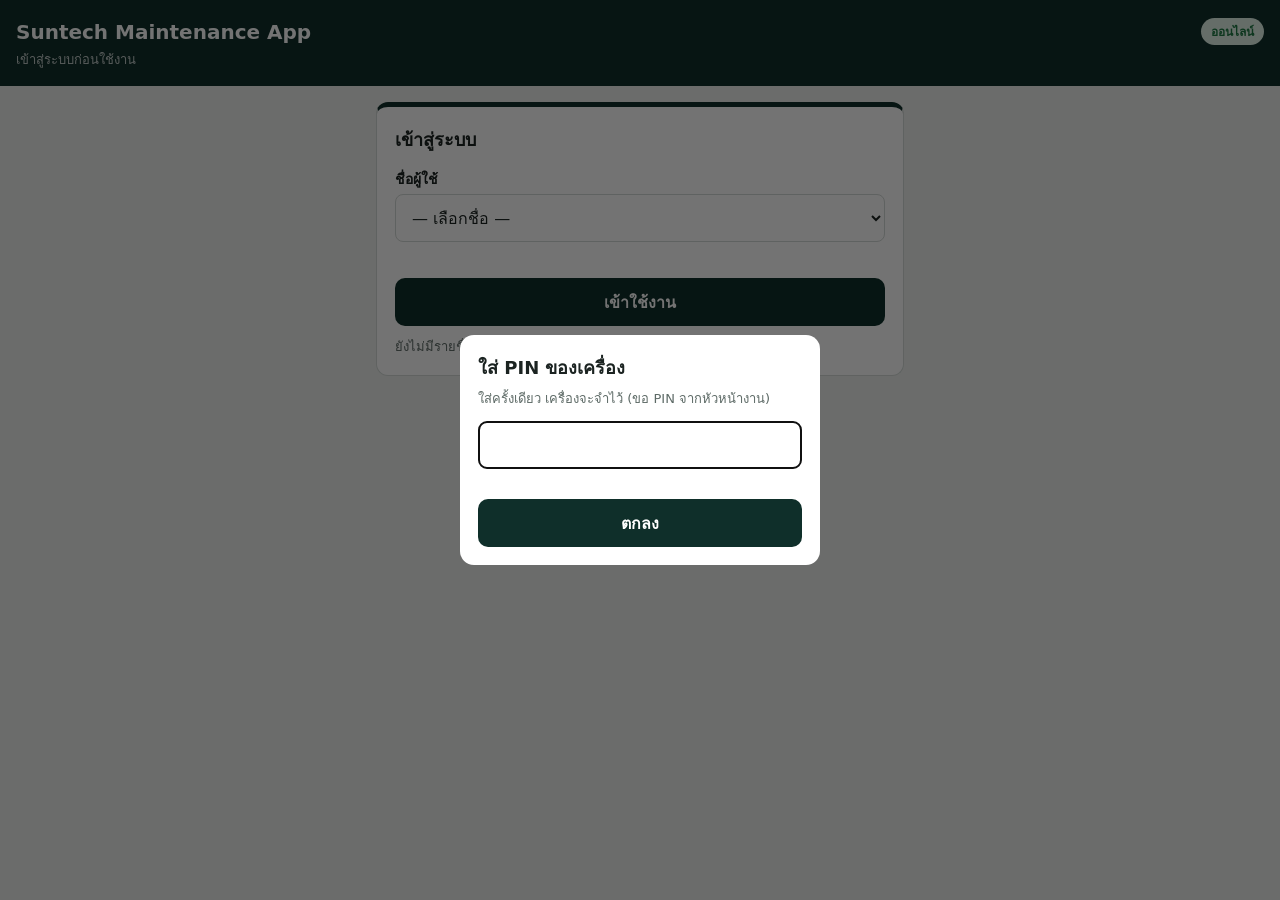
<file: pump.html>
<!DOCTYPE html>
<html lang="th">
<head>
<meta name="viewport" content="width=device-width, initial-scale=1, viewport-fit=cover">
<meta name="theme-color" content="#0f2f2a">
<link rel="manifest" href="manifest.webmanifest">
<link rel="icon" href="icons/icon-192.png">
<link rel="apple-touch-icon" href="icons/apple-touch-icon.png">
<meta name="apple-mobile-web-app-capable" content="yes">
<base target="_top">
<meta charset="utf-8">
<link rel="preconnect" href="https://fonts.googleapis.com">
<link rel="stylesheet" href="https://fonts.googleapis.com/css2?family=IBM+Plex+Sans+Thai:wght@400;500;600;700&family=IBM+Plex+Mono:wght@500;600&display=swap">
<style>
/* Layout: plant-floor status board — header, 3 tabs (which pump to use / monitor installed / supplier performance) */
:root{
  --bg:#eef0ee; --panel:#ffffff; --ink:#1b2321; --muted:#5d6a66; --line:#d4dad7;
  --accent:#2b5d52; --accent-bg:#dcebe7;
  --avoid:#b42318; --avoid-bg:#fde8e6;
  --watch:#a15c07; --watch-bg:#fdf0d5;
  --ok:#1f7a45; --ok-bg:#e1f3e8;
  --font-body:"IBM Plex Sans Thai",Tahoma,"Leelawadee UI",sans-serif;
  --font-mono:"IBM Plex Mono",ui-monospace,Consolas,monospace;
}
@media (prefers-color-scheme: dark){:root:not([data-theme="light"]){
  --bg:#111715; --panel:#1a2220; --ink:#e6ebe9; --muted:#9aa8a3; --line:#2c3633;
  --accent:#7fc2b1; --accent-bg:#1d3631;
  --avoid:#ff8a7f; --avoid-bg:#3a1a17; --watch:#f2b45a; --watch-bg:#35270f; --ok:#6fd39a; --ok-bg:#15301f;
  color-scheme:dark}}
:root[data-theme="dark"]{
  --bg:#111715; --panel:#1a2220; --ink:#e6ebe9; --muted:#9aa8a3; --line:#2c3633;
  --accent:#7fc2b1; --accent-bg:#1d3631;
  --avoid:#ff8a7f; --avoid-bg:#3a1a17; --watch:#f2b45a; --watch-bg:#35270f; --ok:#6fd39a; --ok-bg:#15301f;
  color-scheme:dark}
[hidden]{display:none!important}
body{background:var(--bg);color:var(--ink);font-family:var(--font-body);font-size:16px;line-height:1.5}
.wrap{max-width:1180px;margin:0 auto;padding-block:20px 48px;padding-left:max(16px,env(safe-area-inset-left,0px));padding-right:max(16px,env(safe-area-inset-right,0px));display:grid;gap:16px}
header{display:flex;flex-wrap:wrap;justify-content:space-between;align-items:flex-end;gap:8px 20px}
h1{margin:0;font-size:clamp(22px,3.2vw,30px);font-weight:700;text-wrap:balance;line-height:1.2}
h2{margin:0;font-size:18px;font-weight:700}
h3{margin:0;font-size:15px;font-weight:700}
.sub{color:var(--muted);font-size:14px}
.mono{font-family:var(--font-mono);font-variant-numeric:tabular-nums}
button{font:inherit;color:inherit}

/* tabs */
.tabs{display:flex;gap:4px;border-bottom:2px solid var(--ink);overflow-x:auto}
.tab{all:unset;cursor:pointer;padding:10px 16px 8px;border-radius:6px 6px 0 0;font-weight:600;color:var(--muted);white-space:nowrap;display:flex;gap:8px;align-items:baseline;border:1px solid transparent;border-bottom:0}
.tab b{font-family:var(--font-mono);font-size:13px;font-weight:600}
.tab[aria-selected="true"]{background:var(--ink);color:var(--bg)}
.tab:focus-visible{outline:2px solid var(--accent);outline-offset:-2px}
.view{display:grid;gap:16px}

.panel{background:var(--panel);border:1px solid var(--line);border-radius:8px;padding:14px 16px;display:grid;gap:12px;min-width:0}
.phead{display:flex;flex-wrap:wrap;align-items:baseline;gap:4px 14px}

/* search */
.tools{display:flex;flex-wrap:wrap;gap:10px;align-items:center}
#q{flex:1 1 280px;min-width:0;font-size:20px;padding:10px 14px;border:2px solid var(--line);border-radius:6px;background:var(--panel);color:var(--ink);font-family:var(--font-mono)}
#q:focus{outline:none;border-color:var(--accent)}
.btn{padding:10px 14px;border:1px solid var(--line);background:var(--panel);border-radius:6px;cursor:pointer}
.hit{border:2px solid var(--c);background:var(--cb);border-radius:8px;padding:14px 16px;display:grid;gap:4px}
.hit .big{font-size:clamp(22px,3vw,28px);font-weight:700;color:var(--c)}

/* pick list */
.picks{display:grid;gap:10px}
.pick{display:grid;grid-template-columns:56px minmax(0,1fr);border:1px solid var(--line);border-left:6px solid var(--c);border-radius:8px;background:var(--panel)}
.pick .rank{display:grid;place-items:center;font-family:var(--font-mono);font-size:30px;font-weight:600;color:var(--c);border-right:1px solid var(--line)}
.pick .body{padding:12px 14px;display:grid;gap:8px;min-width:0}
.pick .top{display:flex;flex-wrap:wrap;gap:6px 12px;align-items:center}
.pick .snbig{font-family:var(--font-mono);font-size:24px;font-weight:600}
.pick .do{font-weight:600}
.pick .meta{display:flex;flex-wrap:wrap;gap:4px 20px;font-size:13px;color:var(--muted)}
.pick .meta b{color:var(--ink);font-weight:600}
.ready{font-size:12px;font-weight:700;padding:2px 8px;border-radius:4px;border:1px solid currentColor}
.ready.y{color:var(--ok)} .ready.n{color:var(--watch)}
.warranty{font-size:12px;font-weight:600;color:var(--accent);background:var(--accent-bg);padding:2px 8px;border-radius:4px}
.linkbtn{all:unset;cursor:pointer;color:var(--accent);font-size:13px;font-weight:600;text-decoration:underline;text-underline-offset:3px}
.linkbtn:focus-visible{outline:2px solid var(--accent)}

.pipe{display:grid;grid-template-columns:repeat(auto-fit,minmax(240px,1fr));gap:10px}
.pipe-col{border:1px solid var(--line);border-top:4px solid var(--sc);border-radius:6px;padding:10px 12px;display:grid;gap:6px;align-content:start;background:var(--bg)}
.pipe-col .h{display:flex;justify-content:space-between;align-items:baseline}
.pipe-col .h b{font-family:var(--font-mono);font-size:24px;color:var(--sc)}
.pipe-item{display:flex;justify-content:space-between;gap:8px;font-size:13px;border-top:1px dashed var(--line);padding-top:5px}
.pipe-item code{font-family:var(--font-mono);font-weight:600}
.s-hand{--sc:var(--ok)} .s-vend{--sc:var(--watch)} .s-wait{--sc:var(--avoid)} .s-mia{--sc:var(--avoid)} .s-unk{--sc:var(--muted)} .s-inst{--sc:var(--accent)}

/* pill + rows */
.pill{justify-self:start;font-size:13px;font-weight:700;padding:2px 10px;border-radius:999px;background:var(--cb);color:var(--c);white-space:nowrap}
.dots{display:inline-flex;gap:3px;flex-wrap:wrap;vertical-align:middle}
.dots i{width:11px;height:11px;border-radius:2px;background:var(--c)}
.dots i.e{background:var(--line)}
.chips{display:flex;flex-wrap:wrap;gap:6px;align-items:center}
.chip{font-size:13px;font-weight:600;cursor:pointer;padding:4px 12px;border-radius:999px;border:1px solid var(--line);background:transparent}
.chip[aria-pressed="true"]{background:var(--ink);color:var(--bg);border-color:var(--ink)}
.list{display:grid;gap:6px}
.row{background:var(--panel);border:1px solid var(--line);border-left:6px solid var(--c);border-radius:6px}
.row>button{all:unset;box-sizing:border-box;width:100%;cursor:pointer;display:grid;grid-template-columns:minmax(120px,1fr) 120px 1.3fr 1.3fr 20px;gap:12px;align-items:center;padding:10px 14px}
.row>button:focus-visible{outline:2px solid var(--accent);outline-offset:-2px}
.sn{font-family:var(--font-mono);font-size:18px;font-weight:600;overflow-wrap:anywhere}
.alias{display:block;font-size:12px;color:var(--muted);font-weight:500}
.count{display:flex;align-items:center;gap:8px;min-width:0;font-size:13px;color:var(--muted)}
.where{font-size:14px;min-width:0}
.where .st{font-weight:600}
.where .loc{color:var(--muted);display:block;font-size:13px}
.chev{color:var(--muted);transition:transform .15s}
.row.open .chev{transform:rotate(90deg)}
.detail{border-top:1px solid var(--line);padding:12px 14px 14px;display:grid;gap:10px}
.facts{display:flex;flex-wrap:wrap;gap:6px 22px;font-size:14px;margin:0}
.facts dt{color:var(--muted);font-size:12px}
.facts dd{margin:0;font-weight:600}
.facts div{display:grid}
.note{font-size:14px;background:var(--bg);padding:8px 10px;border-radius:4px}
.tblwrap{overflow-x:auto}
table{border-collapse:collapse;width:100%;font-size:13px}
.tblwrap table{min-width:620px}
th,td{text-align:left;padding:7px 8px;border-bottom:1px solid var(--line);vertical-align:top}
th{color:var(--muted);font-weight:600;font-size:12px}
td.num,th.num{font-family:var(--font-mono);text-align:right;white-space:nowrap}
tr.dup td{color:var(--muted);text-decoration:line-through}
.empty{padding:20px;text-align:center;color:var(--muted);background:var(--panel);border:1px dashed var(--line);border-radius:6px}

/* monitor */
.kpis{display:grid;grid-template-columns:repeat(auto-fit,minmax(190px,1fr));gap:10px}
.kpi{background:var(--panel);border:1px solid var(--line);border-radius:8px;padding:12px 14px;display:grid;gap:2px}
.kpi b{font-family:var(--font-mono);font-size:28px;line-height:1.1}
.kpi span{font-weight:600;font-size:14px}
.kpi small{color:var(--muted);font-size:12px}
.kpi.alert b{color:var(--avoid)}
.age{display:grid;gap:3px;min-width:150px}
.age .n{font-family:var(--font-mono);font-weight:600}
.agebar{position:relative;height:8px;background:var(--line);border-radius:4px}
.agebar i{position:absolute;left:0;top:0;bottom:0;border-radius:4px;background:var(--c)}
.agebar .mk{position:absolute;top:-3px;bottom:-3px;width:2px;background:var(--ink);opacity:.55}
.unknown{color:var(--muted);font-size:12px}
td .pill{font-size:12px;padding:1px 8px}
.secrow td{background:var(--bg);font-weight:700;font-size:13px}
.ref{font-size:13px;color:var(--muted);display:flex;flex-wrap:wrap;gap:4px 16px;align-items:center}
.ref i{display:inline-block;width:2px;height:12px;background:var(--ink);opacity:.55;vertical-align:middle;margin-right:4px}

.secs{display:grid;grid-template-columns:repeat(auto-fit,minmax(300px,1fr));gap:12px}
.sec{border:1px solid var(--line);border-radius:6px;padding:10px 12px;display:grid;gap:8px;align-content:start}
.sec-h{display:flex;justify-content:space-between;align-items:baseline;gap:8px;flex-wrap:wrap}
.bar{height:8px;border-radius:4px;background:var(--line);overflow:hidden}
.bar i{display:block;height:100%;background:var(--accent)}
.machines{display:grid;grid-template-columns:repeat(auto-fill,minmax(122px,1fr));gap:6px}
.mc{border:1px solid var(--line);border-radius:4px;padding:5px 6px;display:grid;gap:4px}
.mc.off{opacity:.55}
.mc-h{font-family:var(--font-mono);font-size:12px;font-weight:600;display:flex;justify-content:space-between;gap:4px;color:var(--muted)}
.mc-x{font-size:11px;color:var(--avoid);font-weight:600}
.slots{display:grid;gap:3px}
.slot{all:unset;box-sizing:border-box;display:flex;align-items:center;gap:5px;font-size:12px;padding:2px 5px;border-radius:3px;border:1px dashed var(--line);color:var(--muted);min-width:0}
.slot b{font-family:var(--font-mono);width:12px;flex:none}
.slot span{overflow:hidden;text-overflow:ellipsis;white-space:nowrap;min-width:0;flex:1}
.slot.has{border:1px solid var(--c);background:var(--cb);color:var(--c);cursor:pointer;font-weight:600}
.slot.has span{font-family:var(--font-mono)}
.slot.has:focus-visible{outline:2px solid var(--accent)}
.legend{display:flex;flex-wrap:wrap;gap:6px 18px;font-size:13px}
.legend span{display:flex;align-items:center;gap:6px}
.lg{width:14px;height:10px;border-radius:2px;display:inline-block}
.lg.has{background:var(--ok-bg);border:1px solid var(--ok)}
.lg.none{border:1px dashed var(--muted)}

/* supplier */
.vgrid{display:grid;grid-template-columns:repeat(auto-fit,minmax(250px,1fr));gap:12px}
.vcard{background:var(--panel);border:1px solid var(--line);border-radius:8px;padding:14px 16px;display:grid;gap:10px;align-content:start}
.vcard .vh{display:flex;justify-content:space-between;align-items:baseline;gap:8px}
.vcard .code{font-family:var(--font-mono);font-size:22px;font-weight:600}
.vcard .name{font-size:12px;color:var(--muted)}
.vstats{display:grid;grid-template-columns:1fr 1fr;gap:8px 12px;margin:0}
.vstats div{display:grid}
.vstats dt{font-size:12px;color:var(--muted)}
.vstats dd{margin:0;font-family:var(--font-mono);font-weight:600;font-size:16px}
.verdict{font-size:13px;font-weight:600;padding:6px 10px;border-radius:4px;background:var(--cb);color:var(--c)}
.vnote{font-size:12px;color:var(--muted)}
.outcome{font-weight:600}
.outcome.fail{color:var(--avoid)} .outcome.run{color:var(--ok)}
.foot{font-size:13px;color:var(--muted);border-top:1px solid var(--line);padding-top:12px;display:grid;gap:4px}
.foot b{color:var(--ink)}

.AVOID{--c:var(--avoid);--cb:var(--avoid-bg)}
.WATCH{--c:var(--watch);--cb:var(--watch-bg)}
.OK{--c:var(--ok);--cb:var(--ok-bg)}
.NA{--c:var(--muted);--cb:var(--bg)}
@media (max-width:760px){
  .row>button{grid-template-columns:1fr auto 18px;grid-template-areas:"sn pill chev" "count count count" "where where where";gap:6px 10px}
  .row .sn{grid-area:sn}.row .pill{grid-area:pill}.row .count{grid-area:count}.row .where{grid-area:where}.row .chev{grid-area:chev}
  .secs{grid-template-columns:1fr}
  .pick{grid-template-columns:42px minmax(0,1fr)}.pick .rank{font-size:22px}.pick .snbig{font-size:20px}
}
@media (prefers-reduced-motion:reduce){.chev{transition:none}}
</style>
<style>
  .topnav{display:flex;gap:10px;align-items:center;flex-wrap:wrap;font-size:13px;margin-bottom:8px}
  .topnav a{color:inherit;opacity:.8;text-decoration:none}
  .npill{border-radius:999px;padding:2px 10px;font-weight:700;background:#e1f3e8;color:#1f7a45}
  .npill.off{background:#fde8e6;color:#b42318}
  .newdata{border:0;border-radius:999px;padding:3px 10px;font:inherit;font-weight:700;background:#fdf0d5;color:#7a4a00;cursor:pointer}
  .pinwrap{position:fixed;inset:0;background:rgba(0,0,0,.55);display:grid;place-items:center;z-index:80;padding:16px}
  .pinbox{background:#fff;color:#111;border-radius:14px;padding:18px;max-width:360px;width:100%}
  .pinbox h2{margin:0 0 6px;font-size:18px}.pinbox p{margin:0 0 12px;font-size:13px;color:#555}
  .pinbox input{width:100%;font:inherit;font-size:22px;letter-spacing:6px;text-align:center;border:1px solid #ccc;border-radius:10px;padding:10px}
  .pinbox button{width:100%;margin-top:10px;min-height:46px;border:0;border-radius:10px;background:#0f2f2a;color:#fff;font:inherit;font-weight:700}
  .pinerr{color:#b42318;font-size:13px;min-height:18px;margin-top:6px}
</style>
</head>
<body>
<div class="wrap">
  <div class="topnav"><a href="./">&#8592; เมนูหลัก</a><span id="npill" class="npill">…</span><button id="newdata" class="newdata" type="button" hidden>มีข้อมูลใหม่ — แตะเพื่ออัปเดต</button></div>
  <header>
    <div>
      <h1>Vacuum Pump S/N Board</h1>
      <div class="sub">ORION KRF15A-V-01A · เครื่อง Spin coat (SPCO) Sensity1–3</div>
    </div>
    <div class="sub">ข้อมูลจาก Pump S/N Database · ข้อมูล ณ <span class="mono" id="loadedAt">—</span> · <button class="linkbtn" id="reload" type="button">โหลดใหม่</button></div>
  </header>

  <div id="loading" class="empty">กำลังโหลดข้อมูลจาก Google Sheet…</div>
  <div class="tabs" hidden id="tabbar" role="tablist" aria-label="มุมมอง">
    <button class="tab" role="tab" id="t-use" data-v="use" aria-controls="v-use">ใช้ตัวไหน <b id="n-use"></b></button>
    <button class="tab" role="tab" id="t-monitor" data-v="monitor" aria-controls="v-monitor">Monitor บนเครื่อง <b id="n-mon"></b></button>
    <button class="tab" role="tab" id="t-supplier" data-v="supplier" aria-controls="v-supplier">ผลงานร้านซ่อม <b id="n-sup"></b></button>
  </div>

  <!-- TAB 1 -->
  <section class="view" id="v-use" role="tabpanel" aria-labelledby="t-use" hidden>
    <div class="tools">
      <label for="q" class="sub" style="flex-basis:100%">เช็ค S/N ก่อนหยิบไปติดตั้ง (พิมพ์บางส่วนก็ได้)</label>
      <input id="q" type="search" placeholder="เช่น 760070 หรือ K195" autocomplete="off">
      <button class="btn" id="reset" type="button">ล้าง</button>
    </div>
    <div id="hit" hidden></div>

    <div class="panel">
      <div class="phead"><h2>On hand — หยิบตามลำดับนี้</h2><span class="sub">เรียงจากตัวที่ควรใช้ก่อน: คำแนะนำ → blank-off ผ่านแล้ว → ซ่อมน้อยครั้ง</span></div>
      <div class="picks" id="picks"></div>
    </div>

    <div class="panel">
      <div class="phead"><h2>ยังหยิบไม่ได้</h2><span class="sub">ตัวที่จะกลับมาเป็น On hand หรือยังต้องตามหา</span></div>
      <div class="pipe" id="pipe"></div>
    </div>

    <div class="panel">
      <div class="phead"><h2>Pump ทั้งหมด</h2><span class="sub">เรียงจากตัวที่เสียบ่อยที่สุด · กดแถวเพื่อดูประวัติ</span></div>
      <div class="chips" id="gchips" role="group" aria-label="กรองตามสถานะ"></div>
      <div class="sub" id="result"></div>
      <div class="list" id="list"></div>
    </div>
  </section>

  <!-- TAB 2 -->
  <section class="view" id="v-monitor" role="tabpanel" aria-labelledby="t-monitor" hidden>
    <div class="kpis" id="kpis"></div>
    <div class="panel">
      <div class="phead"><h2>อายุใช้งานหลัง setup</h2><span class="sub">นับจากวันติดตั้งถึงวันนี้ · เรียงตัวเสี่ยงก่อน</span></div>
      <div class="ref" id="ref"></div>
      <div class="tblwrap"><table id="montbl"></table></div>
    </div>
    <div class="panel">
      <div class="phead"><h2>ตำแหน่ง pump แต่ละ section</h2><span class="sub">P = Primer, T = Top, R = Protect · กดช่องที่มี S/N เพื่อดูประวัติ</span></div>
      <div class="secs" id="secs"></div>
      <div class="legend sub"><span><i class="lg has"></i>ลง S/N แล้ว (สีตามคำแนะนำ)</span><span><i class="lg none"></i>ยังไม่ลง S/N</span></div>
    </div>
  </section>

  <!-- TAB 3 -->
  <section class="view" id="v-supplier" role="tabpanel" aria-labelledby="t-supplier" hidden>
    <div class="vgrid" id="vgrid"></div>
    <div class="panel">
      <div class="phead"><h2>ผลหลังซ่อม — ติดตั้งแล้วอยู่ได้กี่วัน</h2><span class="sub">จากบันทึกการติดตั้งที่รู้ว่าซ่อมโดยใครก่อนติดตั้ง</span></div>
      <div class="tblwrap"><table id="afttbl"></table></div>
    </div>
    <div class="panel">
      <div class="phead"><h2>ผลทดสอบ vacuum ตอนรับคืน</h2><span class="sub">เกณฑ์ blank-off ผ่าน ≥ 75 kPa</span></div>
      <div class="tblwrap"><table id="testtbl"></table></div>
    </div>
    <div class="panel">
      <div class="phead"><h2>งานซ่อมทั้งหมดตามร้าน</h2></div>
      <div class="chips" id="vchips" role="group" aria-label="เลือกร้าน"></div>
      <div class="tblwrap"><table id="jobtbl"></table></div>
    </div>
  </section>

  <div class="foot">
    <div><b>blank-off test</b> ขัน gauge เข้า inlet + ปิด VC63 · เกณฑ์ผ่าน ≥ 75 kPa · เป้า ≥ 80 · สเปค 84 · pump ทุกตัวที่กลับจากซ่อมต้อง test ก่อนติดตั้ง</div>
    <div><b>คำแนะนำ</b> ไม่แนะนำ = ซ่อม ≥ 4 ครั้ง หรือเสียภายใน 30 วันหลังติดตั้ง ≥ 2 ครั้ง · เฝ้าระวัง = ซ่อม ≥ 2 ครั้ง หรือเคยเสียเร็ว หรือ blank-off &lt; 75 kPa · ใช้ได้ = ประวัติน้อยหรือตัวใหม่</div>
    <div>รายการขีดฆ่า = งานซ่อมที่สงสัยว่าซ้ำ ไม่นับในจำนวนครั้ง · ข้อมูลจัดซื้อ (PO / ราคา) ไม่แสดงในแอปนี้ · แก้ข้อมูลที่ Google Sheet "Pump S/N Database – ORION KRF15A" ตามกฎ pump-sn-database-update-rules.md</div>
  </div>
</div>


<script src="session.js?v=20261126c"></script>
<script>Session.require();</script>
<script>
let RAW, MSTAT;
function boot(res){
RAW=res.raw; MSTAT=res.mstat||{};
document.getElementById("loadedAt").textContent=res.loadedAt;
document.getElementById("loading").hidden=true;
document.getElementById("tabbar").hidden=false;
/* ===== helpers ===== */
const tbl=rows=>{const [h,...r]=rows;return r.map(x=>Object.fromEntries(h.map((k,i)=>[k,String(x[i]??"").trim()])))};
const num=s=>{const n=parseFloat(String(s).replace(/,/g,""));return isNaN(n)?0:n};
const MON={Jan:0,Feb:1,Mar:2,Apr:3,May:4,Jun:5,Jul:6,Aug:7,Sep:8,Oct:9,Nov:10,Dec:11};
const pd=s=>{if(!s)return null;const m=/^(\d{1,2})-(\w{3})-(\d{4})$/.exec(s);if(m)return new Date(+m[3],MON[m[2]],+m[1]);const t=Date.parse(s);if(isNaN(t))return null;const d=new Date(t);d.setHours(0,0,0,0);return d};
const TODAY=(()=>{const d=new Date();d.setHours(0,0,0,0);return d})();
const SNAP=new Date(2026,9,30);
const dd=(a,b)=>Math.round((b-a)/864e5);
const fmt=n=>n==null||n===""?"—":Number(n).toLocaleString("en-US");
const esc=s=>String(s??"").replace(/[&<>"]/g,c=>({"&":"&amp;","<":"&lt;",">":"&gt;",'"':"&quot;"}[c]));
const norm=s=>s.toUpperCase().replace(/[\s\-]/g,"").replace(/^KI/,"K1");
const short=m=>m.replace(/^MASS\d-SPCO-/,"");
const avg=a=>a.length?a.reduce((x,y)=>x+y,0)/a.length:null;

const P=tbl(RAW.pumps).filter(p=>p.sn!=="UNKNOWN").map(p=>({...p,rec:p.recommendation,rc:num(p.repair_count),cost:num(p.repair_cost_thb),fails:num(p.total_failures),early:num(p.early_fail_le30d)}));
const R=tbl(RAW.repairs).map(r=>({...r,costN:num(r.cost_thb),d:pd(r.date),dup:r.dup_suspect==="Y",vac:r.vacuum_kpa?num(r.vacuum_kpa):null,wu:pd(r.warranty_until)}));
const S=tbl(RAW.periods).map(s=>({...s,ins:pd(s.install_date),rem:pd(s.remove_date)}));
const POS=tbl(RAW.positions).map(p=>({...p,f26:num(p.failures_2026),u:p.unit[0]}));
const V=tbl(RAW.vendors);
const bySn=Object.fromEntries(P.map(p=>[p.sn,p]));

const LABEL={AVOID:"ไม่แนะนำให้ใช้",WATCH:"เฝ้าระวัง",OK:"ใช้ได้"};
const ORDER={AVOID:0,WATCH:1,OK:2};
const GROUPS=[
 {k:"inst",cls:"s-inst",label:"ติดตั้งอยู่",test:p=>p.status==="In service"},
 {k:"hand",cls:"s-hand",label:"On hand",test:p=>p.status.startsWith("Spare")},
 {k:"vend",cls:"s-vend",label:"ระหว่างส่งซ่อม",test:p=>p.status==="At vendor"},
 {k:"wait",cls:"s-wait",label:"รอซ่อม",test:p=>p.status==="Damaged"},
 {k:"mia",cls:"s-mia",label:"หาไม่เจอ (MIA)",test:p=>p.status==="MIA"},
 {k:"unk",cls:"s-unk",label:"ไม่ทราบสถานะ",test:()=>true}
];
const grpOf=p=>GROUPS.find(g=>g.test(p)).k;
const STATUS={"In service":"ติดตั้งใช้งานอยู่","Spare – รอ test":"On hand · รอ blank-off test","Spare – พร้อมใช้":"On hand · พร้อมใช้","Damaged":"รอซ่อม","At vendor":"ระหว่างส่งซ่อม","MIA":"หาไม่เจอ (MIA)","Unknown":"ไม่ทราบสถานะ"};
const keys=p=>[p.sn,...p.sn_aliases.split(",").map(s=>s.trim()).filter(Boolean)].map(norm);
const repsOf=sn=>R.filter(r=>r.sn===sn).sort((a,b)=>(b.d||0)-(a.d||0));
const lastWarranty=sn=>{const w=repsOf(sn).find(r=>r.wu);return w&&w.wu>=TODAY?w:null};
const dots=(n,cap=6)=>`<span class="dots" aria-hidden="true">${Array.from({length:Math.max(n,cap)},(_,i)=>`<i class="${i<n?"":"e"}"></i>`).join("")}</span>`;

/* ===== detail (shared) ===== */
function detail(p){
  const reps=repsOf(p.sn), per=S.filter(s=>s.sn===p.sn);
  let h=`<div class="detail"><dl class="facts">
    <div><dt>สิ่งที่ต้องทำ</dt><dd>${esc(p.action)}</dd></div>
    <div><dt>ซ่อมล่าสุด</dt><dd class="mono">${p.last_repair_date||"—"}${p.last_vendor?" · "+p.last_vendor:""}</dd></div>
    <div><dt>เสียหน้างาน</dt><dd>${p.fails} ครั้ง${p.early?` · ภายใน 30 วัน ${p.early} ครั้ง`:""}</dd></div>
    <div><dt>blank-off ล่าสุด</dt><dd class="mono">${p.last_blankoff_kpa?p.last_blankoff_kpa+" kPa":"ยังไม่มีผล"}</dd></div>
  </dl>`;
  if(p.note)h+=`<div class="note">${esc(p.note)}</div>`;
  if(per.length)h+=`<div class="tblwrap"><table><thead><tr><th>ติดตั้งที่</th><th>วันติดตั้ง</th><th>วันถอด</th><th class="num">ใช้งาน (วัน)</th><th>ซ่อมโดย</th><th>หมายเหตุ</th></tr></thead><tbody>`+
    per.map(s=>{const run=s.ins?dd(s.ins,s.rem||TODAY):null;return `<tr><td>${esc(short(s.machine_no))} ${esc(s.unit)}</td><td class="mono">${s.install_date||"—"}</td><td class="mono">${s.remove_date||(s.ins?"ใช้งานอยู่":"—")}</td><td class="num">${run??"—"}</td><td>${esc(s.repaired_by_before_install||"—")}</td><td>${esc(s.note)}</td></tr>`}).join("")+`</tbody></table></div>`;
  h+=reps.length?`<div class="tblwrap"><table><thead><tr><th>วันที่</th><th>ร้าน</th><th>งาน</th><th class="num">vacuum kPa</th><th>ประกันถึง</th></tr></thead><tbody>`+
    reps.map(r=>`<tr class="${r.dup?"dup":""}"><td class="mono">${r.date}</td><td>${r.vendor}</td><td>${esc(r.work_parts)}${r.note?`<div class="sub">${esc(r.note)}</div>`:""}</td><td class="num">${r.vac??"—"}</td><td class="mono">${r.warranty_until||"—"}</td></tr>`).join("")+`</tbody></table></div>`
    :`<div class="sub">ยังไม่มีประวัติส่งซ่อม</div>`;
  return h+"</div>";
}

/* ===== TAB 1: which pump to use ===== */
let grp=null, openSn=null;
const q=document.getElementById("q");
const READY=p=>p.status==="Spare – พร้อมใช้";
const onHand=P.filter(p=>grpOf(p)==="hand").sort((a,b)=>ORDER[b.rec]-ORDER[a.rec]||READY(b)-READY(a)||a.rc-b.rc||a.fails-b.fails);

function buildPicks(){
  const el=document.getElementById("picks");
  if(!onHand.length){el.innerHTML=`<div class="empty">ไม่มี pump On hand — ดูตัวที่กำลังกลับจากร้านซ่อมด้านล่าง</div>`;return}
  el.innerHTML=onHand.map((p,i)=>{
    const w=lastWarranty(p.sn);
    const doTxt=p.rec==="AVOID"?"ใช้เป็นตัวสุดท้ายเท่านั้น แจ้งหัวหน้าก่อนติดตั้ง":READY(p)?"หยิบใช้ได้ (blank-off ผ่านแล้ว)":"ทำ blank-off test ให้ผ่าน ≥ 75 kPa ก่อนติดตั้ง";
    return `<div class="pick ${p.rec}"><div class="rank" aria-label="ลำดับ ${i+1}">${i+1}</div><div class="body">
      <div class="top"><span class="snbig">${esc(p.sn)}</span><span class="pill">${LABEL[p.rec]}</span><span class="ready ${READY(p)?"y":"n"}">${READY(p)?"blank-off ผ่าน":"รอ blank-off"}</span>${w?`<span class="warranty">ประกัน ${w.vendor} ถึง ${w.warranty_until}</span>`:""}</div>
      <div class="do">${doTxt}</div>
      <div class="meta"><span>ซ่อม <b>${p.rc}</b> ครั้ง ${dots(p.rc)}</span><span>เสียหน้างาน <b>${p.fails}</b>${p.early?` (เร็ว ${p.early})`:""}</span><span>ซ่อมล่าสุด <b>${p.last_repair_date||"—"}</b>${p.last_vendor?" · "+p.last_vendor:""}</span></div>
      <div><button class="linkbtn" data-open="${esc(p.sn)}" type="button">ดูประวัติ</button></div>
    </div></div>`}).join("");
}

function buildPipe(){
  const col=(k,title,hint,items)=>`<div class="pipe-col ${GROUPS.find(g=>g.k===k).cls}"><div class="h"><span><b style="font-size:15px;color:var(--ink);font-family:var(--font-body)">${title}</b></span><b>${items.length}</b></div><div class="sub" style="font-size:12px">${hint}</div>${items.join("")||`<div class="sub">—</div>`}</div>`;
  const vend=P.filter(p=>grpOf(p)==="vend").map(p=>{const r=repsOf(p.sn).find(r=>r.vendor===p.current_location);const d=r&&r.d?dd(r.d,TODAY):null;
    return `<div class="pipe-item"><code>${esc(p.sn)}</code><span>${esc(p.current_location)}${d!=null?` · ส่งมา ${d} วัน`:""}</span></div>`});
  const wait=P.filter(p=>grpOf(p)==="wait").map(p=>`<div class="pipe-item"><code>${esc(p.sn)}</code><span>รอส่งซ่อม</span></div>`);
  const mia=P.filter(p=>grpOf(p)==="mia").map(p=>`<div class="pipe-item"><code>${esc(p.sn)}</code><span>${esc(p.current_location)}</span></div>`);
  const unk=P.filter(p=>grpOf(p)==="unk").map(p=>`<div class="pipe-item"><code>${esc(p.sn)}</code><span>${esc(p.note||"ยังไม่ตรวจนับ")}</span></div>`);
  document.getElementById("pipe").innerHTML=
    col("vend","ระหว่างส่งซ่อม","จะกลับมาเป็น On hand · ต้อง blank-off ตอนรับคืน",vend)+
    col("wait","รอซ่อม","ถอดออกมาแล้ว ยังไม่ได้ส่ง",wait)+
    col("mia","หาไม่เจอ (MIA)","ไม่พบตอนตรวจนับ ให้หน้างานช่วยหา",mia)+
    col("unk","ไม่ทราบสถานะ","มีประวัติซ่อม แต่ไม่พบตอนตรวจ S/N",unk);
}

function row(p){
  const open=openSn===p.sn;
  return `<div class="row ${p.rec}${open?" open":""}"><button type="button" data-sn="${esc(p.sn)}" aria-expanded="${open}">
    <span class="sn">${esc(p.sn)}${p.sn_aliases?`<span class="alias">${esc(p.sn_aliases)}</span>`:""}</span>
    <span class="pill">${LABEL[p.rec]}</span>
    <span class="count">${dots(p.rc)}<span>ซ่อม ${p.rc} · เสีย ${p.fails}</span></span>
    <span class="where"><span class="st">${STATUS[p.status]||esc(p.status)}</span>${p.current_location&&p.current_location!=="Store"?`<span class="loc">${esc(p.current_location)}</span>`:""}</span>
    <span class="chev" aria-hidden="true">›</span></button>${open?detail(p):""}</div>`;
}
const ALL=[...P].sort((a,b)=>ORDER[a.rec]-ORDER[b.rec]||b.rc-a.rc||b.fails-a.fails||b.cost-a.cost);

function buildChips(){
  document.getElementById("gchips").innerHTML=`<button class="chip" data-g="" type="button">ทั้งหมด ${P.length}</button>`+
    GROUPS.map(g=>{const n=P.filter(p=>grpOf(p)===g.k).length;return n?`<button class="chip" data-g="${g.k}" type="button">${g.label} ${n}</button>`:""}).join("");
}
function renderUse(){
  const term=norm(q.value.trim());
  let list=ALL.filter(p=>!grp||grpOf(p)===grp);
  if(term)list=list.filter(p=>keys(p).some(k=>k.includes(term)));
  document.querySelectorAll("#gchips .chip").forEach(b=>b.setAttribute("aria-pressed",(b.dataset.g||null)===grp));
  const hit=document.getElementById("hit");
  const exact=term?P.find(p=>keys(p).includes(term)):null;
  if(exact){
    const msg={AVOID:"ไม่แนะนำให้ใช้ — ใช้เป็นตัวสำรองสุดท้ายเท่านั้น แจ้งหัวหน้าก่อนติดตั้ง",WATCH:"ใช้ได้แต่ต้องเฝ้าระวัง — ทำ blank-off test ให้ผ่าน ≥ 75 kPa ก่อนติดตั้ง",OK:"ใช้ได้ — ถ้าเพิ่งกลับจากซ่อมหรือเป็นตัวใหม่ ให้ทำ blank-off test ก่อน"}[exact.rec];
    hit.hidden=false;hit.className="hit "+exact.rec;
    hit.innerHTML=`<div class="sub">S/N <span class="mono">${esc(exact.sn)}</span> · ${STATUS[exact.status]||esc(exact.status)}${exact.current_location&&exact.current_location!=="Store"?" · "+esc(exact.current_location):""}</div><div class="big">${LABEL[exact.rec]}</div><div>${msg}</div>`;
    openSn=exact.sn;
  } else hit.hidden=true;
  document.getElementById("result").textContent=`แสดง ${list.length} จาก ${P.length} ตัว`;
  document.getElementById("list").innerHTML=list.length?list.map(row).join(""):`<div class="empty">ไม่พบ S/N "${esc(q.value)}" — ตรวจตัวอักษรบน nameplate อีกครั้ง หรือแจ้ง Maintenance ให้เพิ่มข้อมูล</div>`;
}

/* ===== TAB 2: monitor installed ===== */
const failRuns=S.filter(s=>s.ins&&s.rem&&s.remove_reason==="Failure").map(s=>dd(s.ins,s.rem));
const AVGF=avg(failRuns);
function installOf(sn,machine,unit){return S.filter(s=>s.sn===sn&&s.machine_no===machine&&s.unit===unit&&!s.rem).sort((a,b)=>(b.ins||0)-(a.ins||0))[0]}
const INST=POS.filter(p=>p.current_sn).map(p=>{
  const pump=bySn[p.current_sn]||{sn:p.current_sn,rec:"NA",rc:0,fails:0};
  const per=installOf(p.current_sn,p.machine_no,p.unit);
  const days=per&&per.ins?dd(per.ins,TODAY):null;
  const sinceFound=dd(SNAP,TODAY);
  return {pos:p,pump,per,days,sinceFound,by:per&&per.repaired_by_before_install||pump.last_vendor||""};
});
const risk=x=>ORDER[x.pump.rec]??3;
INST.sort((a,b)=>risk(a)-risk(b)||(b.days??-1)-(a.days??-1));

function buildKpis(){
  const known=INST.filter(x=>x.days!=null);
  const over=known.filter(x=>AVGF&&x.days>=AVGF).length;
  const avoidIn=INST.filter(x=>x.pump.rec==="AVOID");
  document.getElementById("kpis").innerHTML=`
    <div class="kpi"><b>${INST.length}<span class="sub" style="font-size:14px">/${POS.length}</span></b><span>ตำแหน่งที่ลง S/N แล้ว</span><small>Sensity2, Sensity3 ยังไม่ได้ตรวจ S/N</small></div>
    <div class="kpi ${avoidIn.length?"alert":""}"><b>${avoidIn.length}</b><span>ตัวไม่แนะนำที่ติดตั้งอยู่</span><small>${avoidIn.map(x=>`${esc(x.pump.sn)} @ ${short(x.pos.machine_no)} ${x.pos.unit}`).join(" · ")||"—"} → เตรียม spare</small></div>
    <div class="kpi"><b>${known.length}</b><span>ตัวที่รู้วันติดตั้ง</span><small>อีก ${INST.length-known.length} ตัวพบตอนตรวจ S/N 30 Oct 26 ยังไม่มีวันติดตั้ง</small></div>
    <div class="kpi ${over?"alert":""}"><b>${over}</b><span>ใช้งานเกินอายุเฉลี่ยตอนเสีย</span><small>อายุเฉลี่ยก่อนเสีย ${AVGF?Math.round(AVGF):"—"} วัน (จาก ${failRuns.length} ครั้งที่รู้วัน)</small></div>`;
  document.getElementById("ref").innerHTML=`<span><i></i>เส้นดำ = 30 วัน (เกณฑ์เสียเร็ว)</span><span>เคยเสียหลังติดตั้ง ${failRuns.sort((a,b)=>a-b).join(", ")} วัน</span><span>ข้อมูลยังน้อย ใช้เป็นแนวทางเท่านั้น</span>`;
}
function buildMonTable(){
  const MAX=Math.max(180,...INST.map(x=>x.days||0));
  const secs=[...new Set(POS.map(p=>p.section))];
  let h=`<thead><tr><th>ตำแหน่ง</th><th>S/N</th><th>คำแนะนำ</th><th>ติดตั้งเมื่อ</th><th>อายุหลัง setup</th><th>ซ่อมก่อนติดตั้งโดย</th><th class="num">ซ่อมรวม</th></tr></thead><tbody>`;
  secs.forEach(sec=>{
    const rows=INST.filter(x=>x.pos.section===sec);
    const empty=POS.filter(p=>p.section===sec&&!p.current_sn).length;
    h+=`<tr class="secrow"><td colspan="7">${sec} · ลง S/N ${rows.length} ตำแหน่ง${empty?` · ยังไม่ลง ${empty}`:""}</td></tr>`;
    rows.forEach(x=>{
      const r=x.pump.rec;
      const age=x.days!=null?`<div class="age ${r}"><span class="n">${x.days} วัน</span><div class="agebar"><i style="width:${Math.min(100,x.days/MAX*100)}%"></i><span class="mk" style="left:${30/MAX*100}%"></span></div></div>`
        :`<span class="unknown">ไม่ทราบ · พบ ${x.sinceFound>0?x.sinceFound+" วันก่อน":"วันนี้"} (ตรวจ 30 Oct)</span>`;
      h+=`<tr><td>${short(x.pos.machine_no)} ${x.pos.unit}<div class="sub" style="font-size:12px">${x.pos.model}</div></td>
        <td><button class="linkbtn mono" data-goto="${esc(x.pump.sn)}" type="button">${esc(x.pump.sn)}</button></td>
        <td><span class="pill ${r}">${LABEL[r]||"ไม่มีข้อมูล"}</span></td>
        <td class="mono">${x.per&&x.per.install_date||"—"}</td><td>${age}</td>
        <td>${esc(x.by||"—")}</td><td class="num">${x.pump.rc}</td></tr>`;
    });
  });
  document.getElementById("montbl").innerHTML=h+"</tbody>";
}
function buildSecs(){
  const secs=[...new Set(POS.map(p=>p.section))];
  document.getElementById("secs").innerHTML=secs.map(sec=>{
    const ps=POS.filter(p=>p.section===sec);const done=ps.filter(p=>p.current_sn).length;
    const machines=[...new Set(ps.map(p=>p.machine_no))];
    return `<div class="sec"><div class="sec-h"><b>${sec}</b><span class="mono sub">ลง S/N ${done}/${ps.length} · ${machines.length} เครื่อง</span></div>
    <div class="bar" aria-hidden="true"><i style="width:${done/ps.length*100}%"></i></div>
    <div class="machines">${machines.map(m=>{const mp=ps.filter(p=>p.machine_no===m);const ms=MSTAT[m];
      return `<div class="mc${ms?" off":""}"><div class="mc-h"><span>${short(m)}</span><span>${mp[0].model}</span></div>${ms?`<div class="mc-x">${ms}</div>`:""}<div class="slots">${mp.map(p=>{
        const pump=bySn[p.current_sn];
        return p.current_sn?`<button class="slot has ${pump?pump.rec:"NA"}" data-goto="${esc(p.current_sn)}" title="${p.unit} · ${esc(p.current_sn)}${pump?" · "+LABEL[pump.rec]:""}" type="button"><b>${p.u}</b><span>${esc(p.current_sn)}</span></button>`
          :`<div class="slot" title="${p.unit} · ยังไม่ลง S/N"><b>${p.u}</b><span>—</span></div>`}).join("")}</div></div>`}).join("")}</div></div>`;
  }).join("");
}

/* ===== TAB 3: supplier performance ===== */
const VEND=V.map(v=>{
  const jobs=R.filter(r=>r.vendor===v.vendor_code&&!r.dup);
  const paid=jobs.filter(r=>r.costN>0);
  const after=S.filter(s=>s.repaired_by_before_install===v.vendor_code&&s.ins);
  const failed=after.filter(s=>s.rem&&s.remove_reason==="Failure");
  const running=after.filter(s=>!s.rem);
  const failDays=failed.map(s=>dd(s.ins,s.rem));
  const open=P.filter(p=>p.status==="At vendor"&&p.current_location===v.vendor_code);
  const tests=jobs.filter(r=>r.vac!=null);
  const last12=jobs.filter(r=>r.d&&dd(r.d,TODAY)<=365).length;
  return {...v,jobs,paid,after,failed,running,failDays,open,tests,last12,
    total:paid.reduce((a,r)=>a+r.costN,0),avgCost:paid.length?paid.reduce((a,r)=>a+r.costN,0)/paid.length:null};
});
function verdict(v){
  if(v.failed.length)return {c:"AVOID",t:`เสียหลังซ่อม ${v.failed.length} จาก ${v.after.length} ครั้งที่ติดตาม · เฉลี่ย ${Math.round(avg(v.failDays))} วัน`};
  if(v.running.length)return {c:"OK",t:`ติดตั้งหลังซ่อม ${v.after.length} ครั้ง ยังไม่เสีย (ใช้งานอยู่ ${v.running.map(s=>dd(s.ins,TODAY)).join(", ")} วัน)`};
  return {c:"NA",t:"ยังไม่มีบันทึกการติดตั้งหลังซ่อมที่รู้วัน — ติดตามต่อ"};
}
function buildVendors(){
  document.getElementById("vgrid").innerHTML=VEND.map(v=>{const vd=verdict(v);
    return `<div class="vcard"><div class="vh"><span class="code">${v.vendor_code}</span><span class="name">${esc(v.vendor_name)}</span></div>
      <div class="verdict ${vd.c}">${vd.t}</div>
      <dl class="vstats">
        <div><dt>งานซ่อม (รวม / 12 เดือน)</dt><dd>${v.jobs.length} / ${v.last12}</dd></div>
        <div><dt>ประกัน</dt><dd>${v.warranty_months?v.warranty_months+" เดือน":"—"}</dd></div>
        <div><dt>มีผลทดสอบ vacuum</dt><dd>${v.tests.length} งาน</dd></div>
        <div><dt>งานค้างที่ร้านตอนนี้</dt><dd>${v.open.length?v.open.map(p=>esc(p.sn)).join(", "):"—"}</dd></div>
      </dl>
      <div class="vnote">${esc(v.note)}</div></div>`}).join("");
  // after-repair outcomes
  const rows=S.filter(s=>s.repaired_by_before_install&&s.ins).sort((a,b)=>a.repaired_by_before_install.localeCompare(b.repaired_by_before_install)||a.ins-b.ins);
  document.getElementById("afttbl").innerHTML=`<thead><tr><th>ร้าน</th><th>S/N</th><th>ติดตั้งที่</th><th>วันติดตั้ง</th><th class="num">อยู่ได้ (วัน)</th><th>ผล</th></tr></thead><tbody>`+
    rows.map(s=>{const fail=s.rem&&s.remove_reason==="Failure";const d=dd(s.ins,s.rem||TODAY);
      return `<tr><td><b>${s.repaired_by_before_install}</b></td><td class="mono">${esc(s.sn)}</td><td>${short(s.machine_no)} ${s.unit}</td><td class="mono">${s.install_date}</td><td class="num">${d}</td><td class="outcome ${fail?"fail":"run"}">${fail?`เสีย ${s.remove_date}${d<=30?" (เสียเร็ว ≤ 30 วัน)":""}`:"ใช้งานอยู่"}</td></tr>`}).join("")+
    `</tbody>`;
  // test results
  const t=R.filter(r=>r.vac!=null).sort((a,b)=>b.d-a.d);
  document.getElementById("testtbl").innerHTML=`<thead><tr><th>วันที่</th><th>ร้าน</th><th>S/N</th><th class="num">vacuum kPa</th><th>วิธีทดสอบ</th><th>ผล</th></tr></thead><tbody>`+
    t.map(r=>{const ok=r.vac>=75&&/blank/i.test(r.test_method);return `<tr><td class="mono">${r.date}</td><td><b>${r.vendor}</b></td><td class="mono">${esc(r.sn)}</td><td class="num">${r.vac}</td><td>${esc(r.test_method||"—")}</td><td class="outcome ${ok?"run":"fail"}">${ok?"ผ่านเกณฑ์":r.vac>=75?"ค่าผ่าน แต่ไม่ใช่วิธี blank-off":"ไม่ผ่าน / วิธีทดสอบใช้ไม่ได้"}</td></tr>`}).join("")+`</tbody>`;
}
let vsel="WN";
function buildJobs(){
  document.getElementById("vchips").innerHTML=VEND.map(v=>`<button class="chip" data-vc="${v.vendor_code}" aria-pressed="${v.vendor_code===vsel}" type="button">${v.vendor_code} ${v.jobs.length}</button>`).join("");
  const jobs=R.filter(r=>r.vendor===vsel).sort((a,b)=>b.d-a.d);
  document.getElementById("jobtbl").innerHTML=`<thead><tr><th>วันที่</th><th>S/N</th><th>งาน</th><th>ประกันถึง</th></tr></thead><tbody>`+
    jobs.map(r=>`<tr class="${r.dup?"dup":""}"><td class="mono">${r.date}</td><td class="mono">${esc(r.sn==="UNKNOWN"?"ไม่ระบุ S/N":r.sn)}</td><td>${esc(r.work_parts)}${r.note?`<div class="sub">${esc(r.note)}</div>`:""}</td><td class="mono">${r.warranty_until||"—"}</td></tr>`).join("")+`</tbody>`;
}

/* ===== tabs ===== */
const VIEWS=["use","monitor","supplier"];
function show(v){
  if(!VIEWS.includes(v))v="use";
  VIEWS.forEach(k=>{document.getElementById("v-"+k).hidden=k!==v;document.getElementById("t-"+k).setAttribute("aria-selected",k===v);document.getElementById("t-"+k).tabIndex=k===v?0:-1});
}
document.querySelector(".tabs").addEventListener("click",e=>{const b=e.target.closest(".tab");if(!b)return;show(b.dataset.v);try{history.replaceState(null,"","#"+b.dataset.v)}catch(_){location.hash=b.dataset.v}});
document.querySelector(".tabs").addEventListener("keydown",e=>{
  if(!["ArrowLeft","ArrowRight"].includes(e.key))return;
  const cur=VIEWS.findIndex(k=>document.getElementById("t-"+k).getAttribute("aria-selected")==="true");
  const n=VIEWS[(cur+(e.key==="ArrowRight"?1:VIEWS.length-1))%VIEWS.length];show(n);document.getElementById("t-"+n).focus();
});
window.addEventListener("hashchange",()=>show(location.hash.slice(1)));

/* ===== events ===== */
function gotoSn(sn){show("use");try{history.replaceState(null,"","#use")}catch(_){}q.value=sn;grp=null;renderUse();
  document.getElementById("hit").scrollIntoView({behavior:matchMedia("(prefers-reduced-motion: reduce)").matches?"auto":"smooth",block:"start"})}
document.body.addEventListener("click",e=>{
  const g=e.target.closest("[data-goto]");if(g){gotoSn(g.dataset.goto);return}
  const o=e.target.closest("[data-open]");if(o){gotoSn(o.dataset.open);return}
  const r=e.target.closest("#list button[data-sn]");if(r){openSn=openSn===r.dataset.sn?null:r.dataset.sn;renderUse();return}
  const c=e.target.closest("#gchips .chip");if(c){grp=c.dataset.g||null;try{grp?localStorage.setItem("pumpGroup",grp):localStorage.removeItem("pumpGroup")}catch(_){}renderUse();return}
  const vc=e.target.closest("#vchips .chip");if(vc){vsel=vc.dataset.vc;buildJobs();return}
});
q.addEventListener("input",()=>{if(!q.value)openSn=null;renderUse()});
document.getElementById("reset").addEventListener("click",()=>{q.value="";grp=null;openSn=null;try{localStorage.removeItem("pumpGroup")}catch(_){}renderUse();q.focus()});
try{const g=localStorage.getItem("pumpGroup");if(g&&GROUPS.some(x=>x.k===g))grp=g}catch(_){}

/* ===== init ===== */
document.getElementById("n-use").textContent=onHand.length;
document.getElementById("n-mon").textContent=INST.length;
document.getElementById("n-sup").textContent=VEND.length;
buildPicks();buildPipe();buildChips();renderUse();
buildKpis();buildMonTable();buildSecs();
buildVendors();buildJobs();
show(location.hash.slice(1));

}
function fail(err){
  const el=document.getElementById("loading");
  el.hidden=false;
  el.textContent="โหลดข้อมูลไม่สำเร็จ: "+(err&&err.message||err)+" — ตรวจว่าบัญชีที่ deploy ยังเปิด Sheet \"Pump S/N Database – ORION KRF15A\" ได้ และชื่อแท็บไม่ถูกเปลี่ยน";
}
</script>
<div class="pinwrap" id="pinWrap" hidden><form class="pinbox" id="pinForm"><h2>ใส่ PIN ของเครื่อง</h2><p>ใส่ครั้งเดียว เครื่องจะจำไว้</p>
<input id="pinIn" type="password" inputmode="numeric" autocomplete="off" aria-label="PIN"><div class="pinerr" id="pinErr" role="alert"></div><button type="submit">ตกลง</button></form></div>
<script src="config.js?v=20261126c"></script>
<script src="store.js?v=20261126c"></script>
<script src="api.js?v=20261126c"></script>
<script>
/* v1: ข้อมูล pump เก็บในเครื่อง (Store 'pump.data') เปิดตอนไม่มีเน็ตได้ — มีเน็ตจะดึงใหม่เบื้องหลัง แล้วขึ้นปุ่มให้แตะอัปเดต */
(function(){
  const $=id=>document.getElementById(id);
  const net=()=>{$("npill").textContent=navigator.onLine?"ออนไลน์":"ออฟไลน์";$("npill").className="npill"+(navigator.onLine?"":" off")};
  addEventListener("online",()=>{net();fetchFresh()});addEventListener("offline",net);net();
  let shown=null;
  function askPin(msg){return new Promise(res=>{$("pinWrap").hidden=false;$("pinErr").textContent=msg||"";$("pinIn").value="";$("pinIn").focus();
    $("pinForm").onsubmit=e=>{e.preventDefault();const p=$("pinIn").value.trim();if(!p)return;Api.setPin(p);
      Api.call("ping").then(()=>{$("pinWrap").hidden=true;res()},er=>{if(er.code==="PIN"){Api.clearPin();$("pinErr").textContent=er.message}else{$("pinWrap").hidden=true;res()}})}})}
  function call(a){return Api.call(a,{},60000).catch(er=>{if(er.code==="PIN"){Api.clearPin();return askPin(er.message).then(()=>Api.call(a,{},60000))}throw er})}
  function fetchFresh(){
    if(!navigator.onLine||!Api.ready())return;
    const go=()=>call("pump.data").then(d=>Store.set("pump.data",d).then(()=>{
      if(!shown){shown=d;boot(d)}else if(d.loadedAt!==shown.loadedAt)$("newdata").hidden=false;
    }),er=>{if(!shown)fail(er)});
    if(!Api.pin())askPin().then(go);else go();
  }
  $("newdata").onclick=()=>location.reload();
  $("reload").addEventListener("click",()=>{if(!navigator.onLine){alert("ไม่มีเน็ต — แสดงข้อมูลที่เก็บไว้ในเครื่อง");return}$("reload").textContent="กำลังโหลด…";
    call("pump.data").then(d=>Store.set("pump.data",d)).then(()=>location.reload(),er=>{$("reload").textContent="โหลดใหม่";alert("โหลดไม่ได้: "+er.message)})});
  Store.get("pump.data").then(d=>{
    if(d){shown=d;boot(d)}
    else if(!navigator.onLine){fail(new Error("ยังไม่มีข้อมูลในเครื่อง — เปิดหน้านี้ตอนมีเน็ตอย่างน้อย 1 ครั้ง"))}
    fetchFresh();
  });
  if("serviceWorker" in navigator)navigator.serviceWorker.register("sw.js");
})();
</script>
</body>
</html>
</file>
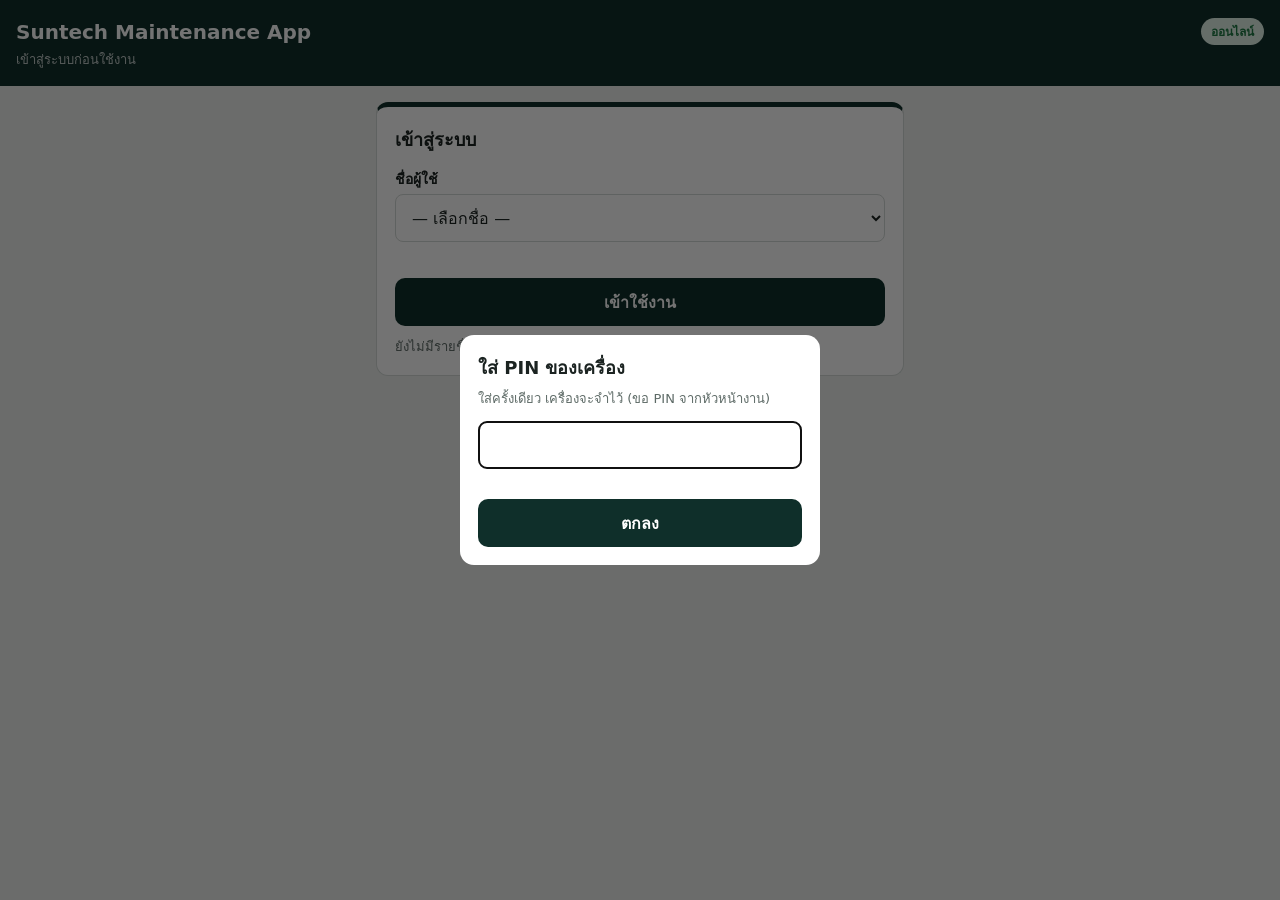
<file: repair.html>
<!DOCTYPE html>
<html lang="th">
<head>
<meta charset="utf-8">
<meta name="viewport" content="width=device-width, initial-scale=1, viewport-fit=cover">
<title>แจ้งซ่อม</title>
<meta name="theme-color" content="#0f2f2a">
<link rel="manifest" href="manifest.webmanifest">
<link rel="icon" href="icons/icon-192.png">
<link rel="apple-touch-icon" href="icons/apple-touch-icon.png">
<meta name="apple-mobile-web-app-capable" content="yes">
<link rel="stylesheet" href="repair.css?v=20261126c">
</head>
<body>
<header>
  <a class="back" href="./">&#8592; เมนูหลัก</a>
  <h1>แจ้งซ่อม</h1>
  <div class="sync">
    <span id="net" class="pill" role="status" aria-live="polite">…</span>
    <span id="pending" class="pill wait" hidden></span>
    <button id="bSync" type="button" hidden>ส่งตอนนี้</button>
    <span class="who" id="whoBar" hidden>ผู้ใช้: <b id="whoName"></b> <button id="bWho" type="button">ออกจากระบบ</button></span>
  </div>
</header>

<main>
  <div id="loading" class="empty">กำลังโหลด…</div>
  <div id="error" class="errbox" hidden></div>

  <!-- เมนู -->
  <section id="v-menu" hidden>
    <div class="tiles">
      <button type="button" class="tile" data-go="new"><span class="ti">&#128221;</span><b>ใบแจ้งซ่อมใหม่</b><small>กรอกเองทั้งใบ</small></button>
      <button type="button" class="tile" data-go="jobs"><span class="ti">&#9203;</span><b>งานรอปิด</b><small id="jobsSub">งานที่ admin จ่ายให้</small><span class="cnt" id="jobsCnt" hidden></span></button>
      <button type="button" class="tile" data-go="list"><span class="ti">&#128228;</span><b>ใบแจ้งซ่อมที่ส่งแล้ว</b><small>ทุกใบของทุกคน · กรองวันที่ / เครื่อง · ข้อความ LINE</small></button>
      <button type="button" class="tile adm" data-go="assign" id="tAssign" hidden><span class="ti">&#128203;</span><b>จ่ายงาน</b><small>เฉพาะ admin</small></button>
    </div>
  </section>

  <form id="frm" novalidate hidden>
    <div class="vt"><button type="button" class="link" data-menu>&#8592; เมนู</button><h2 id="frmTitle">ใบแจ้งซ่อมใหม่</h2></div>
    <div class="jobbox" id="jobBox" hidden></div>
    <section class="card">
      <h2><span class="n">1</span>ข้อมูลงาน</h2>
      <div class="row">
        <div class="f"><label for="tech" id="techL">ชื่อช่าง <span class="req">*</span></label><select id="tech" required><option value="">— เลือกช่าง —</option></select><span class="err"></span></div>
        <div class="f"><label for="date">วันที่ <span class="req">*</span></label><input id="date" type="date" required><span class="err"></span></div>
      </div>
      <div class="row">
        <div class="f"><label for="t1" id="t1L">เวลาเริ่ม <span class="req">*</span></label><input id="t1" type="time" required><span class="err"></span></div>
        <div class="f" id="t2F"><label for="t2">เวลาเสร็จงาน <span class="req">*</span></label><input id="t2" type="time" required><span class="err"></span></div>
      </div>
      <div class="down" id="down" aria-live="polite"></div>
    </section>

    <section class="card">
      <h2><span class="n">2</span>เครื่องจักร</h2>
      <div class="row">
        <div class="f"><label for="mtype">Machine type <span class="req">*</span></label><select id="mtype" required><option value="">— เลือกประเภท —</option></select><span class="err"></span></div>
        <div class="f"><label for="eq">หมายเลขเครื่อง <span class="req">*</span></label><select id="eq" required disabled><option value="">— เลือกประเภทก่อน —</option></select><span class="err"></span></div>
      </div>
      <div class="info" id="info" hidden></div>
      <div class="almbox" id="almBox" hidden>
        <div class="almhd"><b>&#128214; Alarm code (Machine Manual)</b><a id="almLink" href="manual.html">เปิดคู่มือ ↗</a></div>
        <p class="note" style="margin:0 0 8px">ถ้าเครื่องขึ้น alarm ให้เลือก code — บันทึกลง Alarm log ของเครื่องพร้อมเลขใบนี้</p>
        <div class="row">
          <div class="f"><label for="maUnit">Unit</label><select id="maUnit"></select></div>
          <div class="f"><label for="maAlarm">Alarm code</label><select id="maAlarm"></select></div>
        </div>
        <div id="almMore" hidden>
          <div class="almtip" id="almTip"></div>
          <div class="f"><label for="maStep">Step ที่ค้าง (ดูก่อนกด RESET)</label><select id="maStep"></select></div>
          <div class="f"><label for="maIo">Sensor / I/O ที่ผิดปกติ</label><select id="maIo"></select></div>
        </div>
      </div>
      <div class="f"><label for="pb">ปัญหาที่ได้รับแจ้ง <span class="req">*</span></label><textarea id="pb" required placeholder="อาการที่ผู้แจ้งบอก เช่น Vacuum pump Thermal relay trip"></textarea><span class="err"></span></div>
      <div class="f" id="refF" hidden><label id="refL">รูปตัวอย่างหน้างาน <span class="opt">(ไม่บังคับ · สูงสุด 3 รูป)</span></label>
        <div class="refs" id="refs"></div>
        <div class="picbtns" id="refBtns"><label class="btn ghost" for="rfc">ถ่ายรูป</label><label class="btn ghost" for="rfg">เลือกจากคลัง</label></div>
        <input id="rfc" type="file" accept="image/*" capture="environment" hidden><input id="rfg" type="file" accept="image/*" multiple hidden></div>
    </section>

    <section class="card" id="s3">
      <h2><span class="n">3</span>ผลการตรวจและแก้ไข</h2>
      <div class="f"><label for="sec">Sector (ส่วนของเครื่อง) <span class="req">*</span></label><select id="sec" required disabled><option value="">— เลือกเครื่องก่อน —</option></select><span class="err"></span></div>
      <div class="f" id="secOtherF" hidden><label for="secOther">ระบุ Sector <span class="req">*</span></label><input id="secOther" type="text"><span class="err"></span></div>
      <div class="f"><label for="cause">Cause of problem <span class="req">*</span></label><textarea id="cause" required placeholder="สิ่งที่ตรวจพบ / จุดที่เสีย"></textarea><span class="err"></span></div>
      <div class="f"><label>Picture of problem <span class="opt">(ไม่บังคับ)</span></label>
        <div class="pic"><div class="ph" id="pv1">ยังไม่มีรูป</div>
          <div class="picbtns"><label class="btn ghost" for="p1c">ถ่ายรูป</label><label class="btn ghost" for="p1g">เลือกจากคลัง</label><button type="button" class="btn ghost" id="x1" hidden>ลบรูป</button></div>
          <input id="p1c" type="file" accept="image/*" capture="environment" hidden><input id="p1g" type="file" accept="image/*" hidden></div></div>
      <div class="f"><label for="reason">Reason <span class="req">*</span></label><textarea id="reason" required placeholder="สาเหตุที่ทำให้เกิดปัญหา"></textarea><span class="err"></span></div>
      <div class="f"><label for="sol">Solution <span class="req">*</span></label><textarea id="sol" required placeholder="วิธีแก้ไขที่ทำ / อะไหล่ที่เปลี่ยน"></textarea><span class="err"></span></div>
      <div class="f"><label>Picture of solution <span class="opt">(ไม่บังคับ)</span></label>
        <div class="pic"><div class="ph" id="pv2">ยังไม่มีรูป</div>
          <div class="picbtns"><label class="btn ghost" for="p2c">ถ่ายรูป</label><label class="btn ghost" for="p2g">เลือกจากคลัง</label><button type="button" class="btn ghost" id="x2" hidden>ลบรูป</button></div>
          <input id="p2c" type="file" accept="image/*" capture="environment" hidden><input id="p2g" type="file" accept="image/*" hidden></div></div>
    </section>

    <div class="actions">
      <small id="hint">ช่องที่มี * ต้องกรอก · รูปไม่บังคับ · ไม่มีเน็ตก็ส่งได้ ระบบเก็บไว้แล้วส่งเอง</small>
      <button type="submit" class="btn pri" id="go">ส่งรายงาน</button>
    </div>
  </form>

  <section id="v-jobs" hidden>
    <div class="vt"><button type="button" class="link" data-menu>&#8592; เมนู</button><h2>งานรอปิด</h2>
      <button type="button" class="btn pri sm" id="bNewJob" hidden>+ จ่ายงานใหม่</button></div>
    <div class="okbox" id="assignOk" role="status" aria-live="polite" hidden>
      <p id="assignOkTxt"></p>
      <div class="acts"><button type="button" class="btn pri" id="bAgain">+ จ่ายงานหัวข้อใหม่</button>
        <button type="button" class="btn ghost" id="bAgainSame"></button></div>
    </div>
    <p class="note" id="jobsNote"></p>
    <div id="jobs"></div>
  </section>

  <section id="v-list" hidden>
    <div class="vt"><button type="button" class="link" data-menu>&#8592; เมนู</button><h2>ใบแจ้งซ่อมที่ส่งแล้ว</h2></div>
    <div class="drive" data-drive></div>
    <p class="note" id="listNote"></p>
    <div class="admbar" id="admBar"><span id="admStat" role="status" aria-live="polite"></span><button type="button" class="btn ghost" id="bReload">โหลดใหม่</button></div>
    <div class="filters">
      <label>ตั้งแต่วันที่<input id="fFrom" type="date"></label>
      <label>ถึงวันที่<input id="fTo" type="date"></label>
      <label>Machine type<select id="fType"></select></label>
      <label>หมายเลขเครื่อง<select id="fEq"></select></label>
    </div>
    <div class="fchips"><button type="button" class="chipb" data-range="7">7 วัน</button><button type="button" class="chipb" data-range="30">30 วัน</button>
      <button type="button" class="chipb" data-range="90">3 เดือน</button><button type="button" class="chipb" data-range="365">1 ปี</button>
      <button type="button" class="chipb" id="fClear">ล้างตัวกรอง</button><span id="fCount" class="note"></span></div>
    <input id="q" type="search" class="search" placeholder="ค้นหา เลขที่ใบ / ช่าง / อาการ / Sector" aria-label="ค้นหาใบแจ้งซ่อม">
    <div id="list"></div>
  </section>

  <section id="v-share" hidden>
    <div class="okbox" role="status" aria-live="polite"><p id="shStat"></p></div>
    <section class="card"><h2>ข้อความสำหรับ LINE</h2>
      <p class="note" id="shNote"></p>
      <div class="lbox"><textarea id="shText" readonly aria-label="ข้อความสำหรับ LINE"></textarea></div>
      <div class="acts shacts">
        <button type="button" class="btn line" id="shShare">แชร์ไป LINE</button>
        <button type="button" class="btn ghost" id="shCopy">คัดลอกข้อความ</button>
      </div>
    </section>
    <div class="acts shnext">
      <button type="button" class="btn ghost" id="shDetail">ดูรายละเอียดใบนี้</button>
      <button type="button" class="btn ghost" id="shNew">+ ใบแจ้งซ่อมใหม่</button>
      <button type="button" class="btn ghost" data-menu>กลับเมนู</button>
    </div>
  </section>

  <section id="v-detail" hidden>
    <div class="vt"><button type="button" class="link" id="bBackList">&#8592; ใบแจ้งซ่อมที่ส่งแล้ว</button><h2 id="dTitle"></h2></div>
    <div class="drive" data-drive></div>
    <div id="detail"></div>
  </section>
</main>

<div class="pinwrap" id="pinWrap" hidden>
  <form class="pinbox" id="pinForm">
    <h2>ใส่ PIN ของเครื่อง</h2>
    <p>ใส่ครั้งเดียว เครื่องจะจำไว้ (ขอ PIN จากหัวหน้างาน)</p>
    <input id="pinIn" type="password" inputmode="numeric" autocomplete="off" aria-label="PIN">
    <div class="pinerr" id="pinErr" role="alert"></div>
    <button class="btn pri" type="submit" id="pinOk" style="width:100%;margin-top:10px">ตกลง</button>
  </form>
</div>
<div class="toast" id="toast" role="status"></div>
<div class="lightbox" id="lb" hidden><img id="lbImg" alt="รูปตัวอย่างหน้างาน"><button type="button" class="btn" id="lbX">ปิด</button></div>

<script src="config.js?v=20261126c"></script>
<script src="store.js?v=20261126c"></script>
<script src="session.js?v=20261126c"></script>
<script src="api.js?v=20261126c"></script>
<script src="repair.js?v=20261126c"></script>
<script>if ('serviceWorker' in navigator) navigator.serviceWorker.register('sw.js');</script>
</body>
</html>
</file>
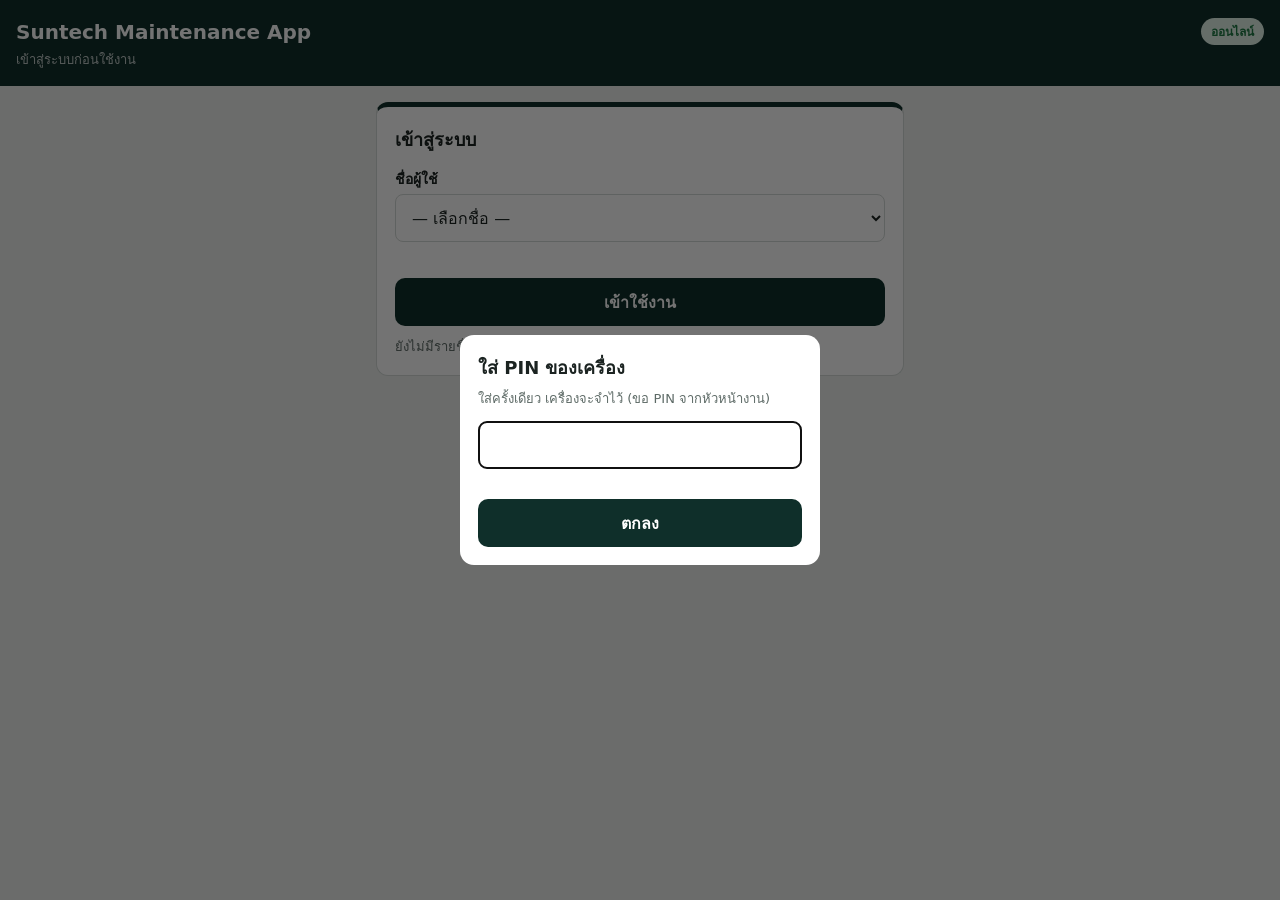
<file: stock.html>
<!DOCTYPE html>
<html lang="th">
<head>
<meta charset="utf-8">
<meta name="viewport" content="width=device-width, initial-scale=1, viewport-fit=cover">
<title>Stock counting</title>
<meta name="theme-color" content="#0f2f2a">
<link rel="manifest" href="manifest.webmanifest">
<link rel="icon" href="icons/icon-192.png">
<link rel="apple-touch-icon" href="icons/apple-touch-icon.png">
<meta name="apple-mobile-web-app-capable" content="yes">
<link rel="stylesheet" href="stock.css?v=20261126c">
</head>
<body>
<header>
  <a class="back" href="parts.html">&#8592; Stock part system</a>
  <div class="titlebar"><h1>Stock counting</h1><button class="hbtn" id="hNext" type="button" hidden>Confirm (0)</button></div>
  <div class="sync">
    <span id="net" class="pill" role="status" aria-live="polite">…</span>
    <span id="pending" class="pill wait" hidden></span>
    <span id="asof" style="opacity:.75"></span>
    <button id="bSync" type="button" hidden>ส่งตอนนี้</button>
  </div>
  <div class="who"><label for="name">ผู้นับ</label><input id="name" placeholder="ชื่อผู้นับ" autocomplete="name"></div>
  <div class="tabs" role="tablist">
    <button role="tab" id="t-count" aria-selected="true">นับ stock</button>
    <button role="tab" id="t-review" aria-selected="false">Review เดือนนี้</button>
  </div>
</header>

<main>
  <div id="loading" class="empty">กำลังโหลดรายการ part…</div>
  <div id="error" class="err" hidden></div>

  <section id="v-count" hidden>
    <div class="filters">
      <div class="chips" id="lineChips"></div>
      <div class="chips" id="clsChips"></div>
      <input class="search" id="q" type="search" placeholder="ค้นหาชื่อ / model / Part ID">
      <div class="slicers2"><select id="sGroup" aria-label="Group"></select><select id="sType" aria-label="Machine type"></select><select id="sModel" aria-label="Machine model"></select></div>
    </div>
    <div class="hint" id="countHint"></div>
    <div id="list"></div>
  </section>

  <section id="v-confirm" hidden>
    <div class="hint">ตรวจยอดก่อนส่ง — ใส่หมายเหตุได้ถ้ายอดต่างจากเดือนก่อน · ถ้าไม่มีเน็ต ระบบเก็บไว้ในเครื่องแล้วส่งเองเมื่อมีสัญญาณ</div>
    <div id="confList"></div>
  </section>

  <section id="v-review" hidden>
    <div class="filters">
      <div style="display:flex;gap:8px;align-items:center"><label for="month">เดือน</label><select id="month"></select></div>
      <div class="chips" id="rLineChips"></div>
      <div class="chips" id="rClsChips"></div>
    </div>
    <div class="note" id="reviewNote"></div>
    <div class="kpis" id="kpis"></div>
    <div id="reviewTable"></div>
  </section>
</main>

<footer id="fCount">
  <div class="info" id="fInfo">ยังไม่ได้กรอก</div>
  <button class="btn" id="bCancel" type="button">Cancel</button>
  <button class="btn primary" id="bNext" type="button" disabled>Confirm</button>
</footer>
<footer id="fConfirm" hidden>
  <button class="btn" id="bBack" type="button">กลับไปแก้</button>
  <div class="info"></div>
  <button class="btn primary" id="bSend" type="button">ยืนยันส่ง</button>
</footer>

<div class="pinwrap" id="pinWrap" hidden>
  <form class="pinbox" id="pinForm">
    <h2>ใส่ PIN ของเครื่อง</h2>
    <p>ใส่ครั้งเดียว เครื่องจะจำไว้ (ขอ PIN จากหัวหน้างาน)</p>
    <input id="pinIn" type="password" inputmode="numeric" autocomplete="off" aria-label="PIN">
    <div class="pinerr" id="pinErr" role="alert"></div>
    <div class="row"><button class="btn primary" type="submit" id="pinOk">ตกลง</button></div>
  </form>
</div>

<script src="session.js?v=20261126c"></script>
<script>Session.require();</script>
<script src="config.js?v=20261126c"></script>
<script src="store.js?v=20261126c"></script>
<script src="api.js?v=20261126c"></script>
<script src="stock.js?v=20261126c"></script>
<script>if ('serviceWorker' in navigator) navigator.serviceWorker.register('sw.js');</script>
</body>
</html>
</file>
<file: app.css>
:root{--bg:#eef0ee;--panel:#fff;--ink:#1b2321;--muted:#5d6a66;--line:#d4dad7;--brand:#0f2f2a;
  --pm:#1d4ed8;--pump:#2b5d52;--stock:#a15c07;--ok:#1f7a45;--ok-bg:#e1f3e8;--off:#b42318;--off-bg:#fde8e6}
@media (prefers-color-scheme:dark){:root{--bg:#111715;--panel:#1a2220;--ink:#e6ebe9;--muted:#9aa8a3;--line:#2c3633;
  --pm:#7aa2ff;--pump:#7fc2b1;--stock:#f2b45a;--ok:#6fd39a;--ok-bg:#15301f;--off:#ff8a7f;--off-bg:#3a1a17}}
*{box-sizing:border-box}
[hidden]{display:none!important}
html{-webkit-text-size-adjust:100%}
body{margin:0;background:var(--bg);color:var(--ink);font-family:"Leelawadee UI",Tahoma,"Noto Sans Thai",system-ui,sans-serif;-webkit-font-smoothing:antialiased}
header{background:var(--brand);color:#fff;padding:calc(18px + env(safe-area-inset-top,0px)) 16px 16px}
.hrow{display:flex;align-items:center;gap:10px}
header h1{margin:0;font-size:20px;flex:1}
header p{margin:4px 0 0;font-size:13px;opacity:.75}
.net{font-size:12px;font-weight:700;border-radius:999px;padding:4px 10px;background:var(--ok-bg);color:var(--ok);white-space:nowrap}
.net.off{background:var(--off-bg);color:var(--off)}
.banner{background:#fff4ce;color:#5c3d00;padding:10px 16px;display:flex;gap:10px;align-items:center;justify-content:space-between;font-size:14px}
.banner button{border:0;border-radius:8px;background:#5c3d00;color:#fff;padding:8px 14px;font:inherit;font-weight:700}
main{max-width:560px;margin:0 auto;padding:16px 16px 24px}
.menu{display:grid;gap:12px}
.card{display:flex;gap:14px;align-items:center;text-decoration:none;color:inherit;background:var(--panel);
  border:1px solid var(--line);border-left:6px solid var(--c);border-radius:12px;padding:16px;min-height:88px}
.card.soon{opacity:.75}
.ico{flex:0 0 48px;height:48px;border-radius:12px;display:grid;place-items:center;background:var(--c);color:#fff;font-size:24px}
.t{font-size:17px;font-weight:700;margin:0}
.d{font-size:13px;color:var(--muted);margin:3px 0 0}
.badge{margin-left:auto;font-size:11px;border:1px solid var(--line);border-radius:999px;padding:3px 8px;color:var(--muted);white-space:nowrap}
.install{margin-top:12px;font-size:13px;color:var(--muted);line-height:1.6}
.install button{border:0;border-radius:10px;background:var(--brand);color:#fff;padding:10px 14px;font:inherit;font-weight:700;margin-top:4px}
footer{text-align:center;font-size:12px;color:var(--muted);padding:0 16px calc(24px + env(safe-area-inset-bottom,0px))}
.who{margin-top:8px;font-size:13px;gap:10px}.who span{flex:1;opacity:.9}.who b{opacity:1}
.who button{border:1px solid rgba(255,255,255,.4);border-radius:999px;background:transparent;color:#fff;padding:6px 12px;font:inherit;font-weight:700;min-height:36px}
.login{background:var(--panel);border:1px solid var(--line);border-top:5px solid var(--brand);border-radius:12px;padding:18px}
.login h2{margin:0 0 14px;font-size:18px}
.lf{display:flex;flex-direction:column;gap:4px;margin-bottom:12px}
.lf label{font-size:14px;font-weight:600}
.lf select,.lf input{font:inherit;font-size:16px;min-height:48px;padding:0 12px;border:1px solid var(--line);border-radius:8px;background:var(--panel);color:var(--ink);width:100%}
.lf select:focus-visible,.lf input:focus-visible,.lbtn:focus-visible{outline:3px solid var(--brand);outline-offset:1px}
.lerr{color:var(--off);font-size:13px;min-height:18px;margin-bottom:6px}
.lbtn{width:100%;border:0;border-radius:10px;background:var(--brand);color:#fff;min-height:48px;font:inherit;font-size:16px;font-weight:700;cursor:pointer}
.lbtn:disabled{opacity:.55}
.lnote{font-size:13px;color:var(--muted);margin:10px 0 0}
.pinwrap{position:fixed;inset:0;background:rgba(0,0,0,.55);display:grid;place-items:center;z-index:80;padding:16px}
.pinbox{background:var(--panel);color:var(--ink);border-radius:14px;padding:18px;max-width:360px;width:100%}
.pinbox h2{margin:0 0 6px;font-size:18px}.pinbox p{margin:0 0 12px;font-size:13px;color:var(--muted)}
.pinbox input{width:100%;font-size:22px;letter-spacing:6px;text-align:center;min-height:48px;border:1px solid var(--line);border-radius:8px;background:var(--panel);color:var(--ink);margin-bottom:4px}
.pinerr{color:var(--off);font-size:13px;min-height:18px;margin-bottom:8px}
</file>
<file: repair.css>
:root{--bg:#eef0ee;--panel:#fff;--ink:#1b2321;--mu:#5d6a66;--ln:#d4dad7;--brand:#0f2f2a;--red:#c8231a;--ok:#1f7a45;--ok-bg:#e1f3e8;
  --warn:#a15c07;--warn-bg:#fdf0d5;--chip:#f3f5f4;--line:#06c755}
@media (prefers-color-scheme:dark){:root{--bg:#111715;--panel:#1a2220;--ink:#e6ebe9;--mu:#9aa8a3;--ln:#2c3633;--red:#ff6b5f;--ok:#6fd39a;--ok-bg:#15301f;
  --warn:#f2b45a;--warn-bg:#35270f;--chip:#222b28}}
*{box-sizing:border-box;min-width:0}
[hidden]{display:none!important}
body{margin:0;background:var(--bg);color:var(--ink);font:16px/1.5 "Leelawadee UI",Tahoma,"Noto Sans Thai",system-ui,sans-serif;-webkit-font-smoothing:antialiased}
header{background:var(--brand);color:#fff;padding:calc(12px + env(safe-area-inset-top,0px)) 16px 0;position:sticky;top:0;z-index:20}
header h1{margin:4px 0 0;font-size:20px}
.back{color:#cfe0dc;text-decoration:none;font-size:14px}
.sync{display:flex;gap:8px;align-items:center;flex-wrap:wrap;font-size:12px;margin:6px 0}
.pill{border-radius:999px;padding:3px 10px;font-weight:700;background:var(--ok-bg);color:var(--ok)}
.pill.off{background:#fde8e6;color:#b42318}
.pill.wait{background:var(--warn-bg);color:var(--warn)}
.sync button{border:0;border-radius:999px;padding:3px 10px;font:inherit;font-weight:700;background:rgba(255,255,255,.15);color:#fff}
.tabs{display:flex}
.tabs button{flex:1;border:0;background:transparent;color:#cfe0dc;padding:10px 4px;font:inherit;font-weight:600;border-bottom:3px solid transparent}
.tabs button[aria-selected=true]{color:#fff;border-bottom-color:#fff}
main{max-width:760px;margin:0 auto;padding:12px 12px 160px}
.card{background:var(--panel);border:1px solid var(--ln);border-radius:12px;padding:16px;margin-bottom:12px}
.card h2{display:flex;gap:10px;align-items:center;font-size:17px;margin:0 0 12px;padding-bottom:8px;border-bottom:2px solid var(--ink)}
.n{display:inline-grid;place-items:center;width:26px;height:26px;border-radius:50%;background:var(--ink);color:var(--panel);font-size:13px}
.row{display:grid;grid-template-columns:repeat(auto-fit,minmax(180px,1fr));gap:0 12px}
.f{display:flex;flex-direction:column;gap:4px;margin-bottom:12px}
label{font-size:14px;font-weight:600}.req{color:var(--red)}.opt{color:var(--mu);font-weight:400}
input,select,textarea{font:inherit;font-size:16px;color:var(--ink);background:var(--panel);border:1px solid var(--ln);border-radius:8px;width:100%}
input,select{min-height:48px;padding:0 12px}textarea{padding:10px 12px;min-height:84px;resize:vertical}
input:focus-visible,select:focus-visible,textarea:focus-visible,.btn:focus-visible{outline:3px solid var(--red);outline-offset:1px}
[aria-invalid=true]{border-color:var(--red);box-shadow:0 0 0 1px var(--red)}
.err{font-size:13px;color:var(--red)}
.info{display:grid;grid-template-columns:repeat(auto-fit,minmax(130px,1fr));gap:1px;background:var(--ln);border:1px solid var(--ln);border-radius:8px;overflow:hidden;margin:0 0 12px}
.info div{background:var(--chip);padding:8px 12px;font-size:14px}.info span{display:block;font-size:12px;color:var(--mu)}.info b{font-weight:600;overflow-wrap:anywhere}
.down{font-size:15px;color:var(--mu)}.down b{font-size:26px;color:var(--red);font-variant-numeric:tabular-nums;margin-right:6px}
.pic{border:1px dashed var(--ln);border-radius:8px;padding:10px;display:flex;gap:12px;align-items:center;flex-wrap:wrap}
.pic img,.pic .ph{width:120px;height:90px;border-radius:6px;object-fit:cover;background:var(--chip)}
.pic .ph{display:grid;place-items:center;font-size:12px;color:var(--mu)}
.picbtns{display:flex;gap:8px;flex-wrap:wrap}
.btn{display:inline-flex;align-items:center;justify-content:center;min-height:46px;padding:0 16px;border-radius:10px;border:1px solid var(--ln);background:var(--panel);color:var(--ink);font:inherit;font-weight:700;cursor:pointer}
.btn.pri{background:var(--red);border-color:var(--red);color:#fff}
.btn.line{background:var(--line);border-color:var(--line);color:#fff}
.btn.ghost{background:transparent}
.btn:disabled{opacity:.55}
.actions{display:flex;gap:10px;align-items:center;justify-content:space-between;flex-wrap:wrap;padding:6px 2px}
.actions small{color:var(--mu);font-size:13px;flex:1 1 220px}
.empty{padding:30px 10px;text-align:center;color:var(--mu)}
.errbox{background:#fde8e6;color:#b42318;border-radius:10px;padding:12px;margin:10px 0}
.note{font-size:13px;color:var(--mu);margin:4px 2px 10px}
.item{background:var(--panel);border:1px solid var(--ln);border-left:5px solid var(--ok);border-radius:12px;padding:12px;margin-bottom:10px}
.item.wait{border-left-color:var(--warn)}
.item .top{display:flex;justify-content:space-between;gap:8px;flex-wrap:wrap;font-size:14px}
.item .st{font-size:12px;font-weight:700;border-radius:6px;padding:1px 8px;background:var(--ok-bg);color:var(--ok)}
.item.wait .st{background:var(--warn-bg);color:var(--warn)}
.item pre{white-space:pre-wrap;font-family:inherit;font-size:14px;line-height:1.5;background:var(--chip);border-radius:8px;padding:10px;margin:8px 0;max-height:220px;overflow:auto}
.item .acts{display:flex;gap:8px;flex-wrap:wrap}
.toast{position:fixed;left:50%;bottom:24px;transform:translateX(-50%);background:#222;color:#fff;padding:10px 16px;border-radius:10px;font-size:14px;z-index:60;max-width:90vw;opacity:0;transition:opacity .2s;pointer-events:none}
.toast.on{opacity:1}
.pinwrap{position:fixed;inset:0;background:rgba(0,0,0,.55);display:grid;place-items:center;z-index:80;padding:16px}
.pinbox{background:var(--panel);color:var(--ink);border-radius:14px;padding:18px;max-width:360px;width:100%}
.pinbox h2{margin:0 0 6px;font-size:18px}.pinbox p{margin:0 0 12px;font-size:13px;color:var(--mu)}
.pinbox input{font-size:22px;letter-spacing:6px;text-align:center}
.pinerr{color:var(--red);font-size:13px;min-height:18px;margin-top:6px}
.who{margin-left:auto;color:#cfe0dc}.who b{color:#fff}
.vt{display:flex;align-items:center;gap:10px;margin:2px 2px 10px}.vt h2{margin:0;font-size:18px}
.link{border:0;background:none;color:var(--red);font:inherit;font-weight:700;padding:8px 4px;cursor:pointer}
.tiles{display:grid;grid-template-columns:repeat(auto-fit,minmax(150px,1fr));gap:12px}
.tile{position:relative;display:flex;flex-direction:column;align-items:flex-start;gap:4px;text-align:left;min-height:120px;padding:16px;border-radius:14px;
  border:1px solid var(--ln);border-top:5px solid var(--red);background:var(--panel);color:var(--ink);font:inherit;cursor:pointer}
.tile.adm{border-top-color:var(--brand)}
.tile .ti{font-size:26px}.tile b{font-size:16px}.tile small{color:var(--mu);font-size:13px}
.tile .cnt{position:absolute;top:10px;right:10px;min-width:26px;height:26px;border-radius:13px;background:var(--red);color:#fff;font-weight:700;display:grid;place-items:center;padding:0 7px}
.jobbox{background:var(--warn-bg);color:var(--ink);border-radius:10px;padding:10px 12px;margin-bottom:12px;font-size:14px}
.job{background:var(--panel);border:1px solid var(--ln);border-left:5px solid var(--warn);border-radius:12px;padding:12px;margin-bottom:10px}
.job .top{display:flex;justify-content:space-between;gap:8px;flex-wrap:wrap;font-size:14px}
.job .meta{font-size:13px;color:var(--mu);margin:4px 0}
.job .pb{margin:6px 0 10px;white-space:pre-wrap}
.job .st{font-size:12px;font-weight:700;border-radius:6px;padding:1px 8px;background:var(--warn-bg);color:var(--warn)}
.ro{background:var(--chip)!important}
.rowbtn{display:block;width:100%;text-align:left;font:inherit;color:var(--ink);cursor:pointer}
.rowbtn:focus-visible{outline:3px solid var(--red);outline-offset:1px}
.item .meta{font-size:13px;color:var(--mu);margin-top:2px}
.item .pbl{font-size:14px;margin-top:6px;display:-webkit-box;-webkit-line-clamp:2;-webkit-box-orient:vertical;overflow:hidden}
.drive{margin:0 2px 10px}.drive .btn{width:100%;border-color:var(--brand);color:var(--ink)}
.val{min-height:48px;padding:12px;border:1px solid var(--ln);border-radius:8px;background:var(--chip);white-space:pre-wrap;overflow-wrap:anywhere}
.dstat{border-radius:10px;padding:10px 12px;margin-bottom:12px;font-size:14px;font-weight:700;background:var(--ok-bg);color:var(--ok)}
.dstat.wait{background:var(--warn-bg);color:var(--warn)}
.ltext{white-space:pre-wrap;font-family:inherit;font-size:14px;line-height:1.5;background:var(--chip);border-radius:8px;padding:10px;margin:0 0 10px}
.admbar{display:flex;gap:10px;align-items:center;justify-content:space-between;flex-wrap:wrap;background:var(--chip);border-radius:10px;padding:6px 6px 6px 12px;margin:0 2px 10px;font-size:13px;color:var(--mu)}
.admbar .btn{min-height:40px}
.search{margin:0 0 12px}
.lbox{background:#8cabd8;border-radius:12px;padding:10px;margin-bottom:10px}
.lbox textarea{display:block;min-height:320px;background:#fff;color:#111;border:0;border-radius:12px 12px 12px 4px;font-size:15px;line-height:1.5}
.vt #bNewJob{margin-left:auto}
.btn.sm{min-height:38px;padding:0 12px;font-size:14px}
.okbox{background:var(--ok-bg);border:1px solid var(--ok);border-radius:12px;padding:12px;margin-bottom:12px}
.okbox p{margin:0 0 10px;font-weight:600;color:var(--ink)}
.okbox .acts{display:flex;gap:8px;flex-wrap:wrap}
.refs{display:flex;gap:8px;flex-wrap:wrap;margin-bottom:8px}
.refs:empty{display:none}
.ref{position:relative;width:96px;height:96px;border-radius:8px;overflow:hidden;background:var(--chip);border:1px solid var(--ln);display:grid;place-items:center;font-size:11px;color:var(--mu);text-align:center;padding:0}
.ref img{width:100%;height:100%;object-fit:cover;display:block;cursor:zoom-in}
.ref .rx{position:absolute;top:3px;right:3px;width:26px;height:26px;border-radius:13px;border:0;background:rgba(0,0,0,.6);color:#fff;font-size:15px;line-height:1;cursor:pointer}
.job .refs{margin:6px 0 10px}
.job .ref{width:72px;height:72px}
.lightbox{position:fixed;inset:0;background:rgba(0,0,0,.9);z-index:90;display:flex;flex-direction:column;align-items:center;justify-content:center;gap:12px;padding:16px}
.lightbox img{max-width:100%;max-height:80vh;border-radius:8px}

/* ตัวกรองใบแจ้งซ่อม */
.filters{display:grid;grid-template-columns:1fr 1fr;gap:8px 10px;margin:0 2px 8px}
.filters label{display:flex;flex-direction:column;gap:3px;font-size:12px;color:var(--mu);min-width:0}
.filters input,.filters select{width:100%;min-width:0}
.fchips{display:flex;flex-wrap:wrap;gap:6px;align-items:center;margin:0 2px 10px}
.chipb{border:1px solid var(--ln);background:var(--panel);color:var(--ink);border-radius:999px;padding:6px 12px;font:inherit;font-size:13px;min-height:36px;cursor:pointer}
.chipb[aria-pressed=true]{background:var(--ink);color:var(--panel);border-color:var(--ink)}
#fCount{margin-left:auto}
/* หน้าแชร์หลังส่ง */
.shacts .btn{flex:1 1 160px;min-height:52px;font-size:16px}
.shnext{display:flex;flex-wrap:wrap;gap:8px;margin:4px 2px 20px}.shnext .btn{flex:1 1 150px}
.shacts{display:flex;gap:8px;flex-wrap:wrap}

/* เชื่อม Machine Manual */
.almbox{border:1px solid var(--ln);border-left:5px solid #8a4b2a;border-radius:10px;padding:10px 12px;margin:0 0 12px;background:var(--chip)}
.almhd{display:flex;justify-content:space-between;gap:8px;align-items:center;margin-bottom:4px}
.almhd a{color:var(--red);font-weight:700;font-size:14px}
.almtip{font-size:13px;background:var(--panel);border-radius:8px;padding:8px 10px;margin-bottom:8px;white-space:pre-wrap}
.almlink{display:block;border:1px solid var(--ln);border-left:5px solid #8a4b2a;border-radius:10px;padding:10px 12px;margin-top:8px;font-size:14px;color:var(--ink);text-decoration:none;background:var(--chip)}
</file>
<file: overhaul.css>
/* Other / Overhaul report — ใช้ร่วมกับ repair.css */
a.tile{text-decoration:none}
header h1{font-size:18px;line-height:1.3}
.tabs button{font-size:15px}
.gnote{font-size:13px;color:var(--mu);margin:-4px 0 10px}
.glist{margin:0;padding-left:20px}.glist li{margin-bottom:8px}
.gtbl{display:grid;gap:1px;background:var(--ln);border:1px solid var(--ln);border-radius:8px;overflow:hidden}
.gr{display:grid;grid-template-columns:minmax(110px,34%) 1fr;gap:10px;background:var(--panel);padding:10px 12px;font-size:14px}
.gr b{font-weight:700}
@media (max-width:420px){.gr{grid-template-columns:1fr;gap:2px}}
.gwarn{border-left:5px solid var(--warn);background:var(--warn-bg)}
.draftbar{display:flex;flex-wrap:wrap;gap:4px 10px;justify-content:space-between;align-items:center;font-size:14px;margin:0 2px 10px}
.draftbar small{color:var(--mu)}
.part{border-top:1px solid var(--ln);padding-top:12px;margin-top:12px}
.part:first-of-type{border-top:0;margin-top:0;padding-top:0}
.part h3{margin:0 0 2px;font-size:16px}
.hint{font-size:13px;color:var(--mu);margin:0 0 8px}
.slots{display:grid;grid-template-columns:repeat(auto-fill,minmax(140px,1fr));gap:10px;margin-bottom:10px}
.item1{margin-bottom:10px}.item1 .slot{max-width:320px}
.slot{border:1px dashed var(--ln);border-radius:10px;padding:8px;background:var(--chip)}
.sl{font-size:13px;font-weight:700;margin-bottom:6px}
.sp{position:relative;aspect-ratio:4/3;border-radius:8px;overflow:hidden;background:var(--panel);display:grid;place-items:center}
.sp img{width:100%;height:100%;object-fit:cover;cursor:zoom-in}
.sp .add{display:flex;flex-direction:column;gap:6px;width:100%;padding:8px}
.sp .rx{position:absolute;top:6px;right:6px;width:36px;height:36px;border-radius:50%;border:0;background:rgba(0,0,0,.65);color:#fff;font-size:20px;line-height:1;cursor:pointer}
.btn.sm{min-height:40px;padding:0 10px;font-size:14px}
.unit{display:flex;align-items:center;gap:8px}.unit span{color:var(--mu);font-size:14px;min-width:28px}
.row3{display:grid;grid-template-columns:repeat(3,minmax(0,1fr));gap:0 10px}
.lb{display:block;font-size:14px;font-weight:600;margin-bottom:4px}
.f .lb{margin:0}
.seg2{display:flex;gap:8px}
.seg2 button{flex:1;min-height:48px;border-radius:10px;border:1px solid var(--ln);background:var(--panel);color:var(--ink);font:inherit;font-weight:700;cursor:pointer}
.seg2 button[aria-checked=true]{background:var(--ink);color:var(--panel);border-color:var(--ink)}
.verdict{display:grid;gap:6px;margin-bottom:12px}
.vd{border-radius:8px;padding:8px 12px;font-size:14px;font-weight:700}
.vd.ok{background:var(--ok-bg);color:var(--ok)}.vd.bad{background:#fde8e6;color:#b42318}.vd.warn{background:var(--warn-bg);color:var(--warn)}
.warnt{color:var(--warn)}
.subh{font-size:16px;margin:20px 2px 8px}
#r-form .actions{margin-top:4px}
.search{width:100%;min-height:46px;padding:0 12px;margin-bottom:6px}
.vt .btn.sm{margin-left:auto}
.vt h2{flex:1}
.item.rowbtn .st.ok{background:var(--ok-bg);color:var(--ok)}
.item.rowbtn .st.bad{background:#fde8e6;color:#b42318}
.item.rowbtn .st:not(.ok):not(.bad){background:var(--warn-bg);color:var(--warn)}
.dgrid{display:grid;grid-template-columns:repeat(auto-fill,minmax(150px,1fr));gap:10px;margin-bottom:8px}
.dph{margin:0}.dph figcaption{font-size:13px;font-weight:700;margin-bottom:4px}
.dimg{aspect-ratio:4/3;border-radius:8px;overflow:hidden;background:var(--chip);display:grid;place-items:center;font-size:12px;color:var(--mu);border:1px solid var(--ln)}
.dimg img{width:100%;height:100%;object-fit:cover;cursor:zoom-in}
.dtx{font-size:15px;margin:4px 0 8px;white-space:pre-wrap;overflow-wrap:anywhere}.dtx span{display:block;font-size:12px;color:var(--mu)}
.card .vd{margin:0 0 12px}
.pdfbar{border-top:1px solid var(--ln);padding-top:12px;margin-top:4px}
.pdfbtns{display:flex;gap:10px;flex-wrap:wrap}.pdfbtns .btn{flex:1 1 200px}
.printhead{display:none}
@media print{
  header,.noprint,.toast,#lb{display:none!important}
  body{background:#fff;color:#000}main{padding:0;max-width:none}
  .printhead{display:block;font-size:18px;font-weight:700;margin-bottom:8px}
  .card{break-inside:avoid;border-color:#bbb}
  .dgrid{grid-template-columns:repeat(3,1fr)}
}
#lb{position:fixed;inset:0;background:rgba(0,0,0,.85);z-index:90;display:grid;place-items:center;padding:12px;cursor:zoom-out}
#lb img{max-width:100%;max-height:100%;border-radius:8px}
.actions{position:sticky;bottom:0;background:var(--bg);padding:10px 2px calc(10px + env(safe-area-inset-bottom,0px));border-top:1px solid var(--ln);z-index:5}
.actions .pri{flex:1 1 200px}

.gimgs{display:grid;gap:12px;margin-bottom:12px}
.gimg{margin:0}.gimg figcaption{font-size:13px;color:var(--mu);margin-top:4px}
.gbox{border:1px solid var(--ln);border-radius:10px;background:#fff;min-height:200px;display:grid;place-items:center;overflow:hidden;font-size:13px;color:var(--mu)}
.gbox img{width:100%;height:auto;display:block;cursor:zoom-in}
@media (min-width:760px){.gimgs{grid-template-columns:1fr 1fr}}
.gr.gsub{grid-template-columns:1fr;background:var(--chip)}
#lb.big{display:block;overflow:auto;place-items:initial;padding:0}
#lb.big img{max-width:none;max-height:none;width:240%;border-radius:0}
@media (min-width:760px){#lb.big img{width:150%}}
</file>
<file: manual.css>
/* Machine Manual — ใช้ร่วมกับ repair.css + overhaul.css */
.asof{font-size:12px;opacity:.75}
.tabs{overflow-x:auto;scrollbar-width:none}.tabs button{flex:1 0 auto;white-space:nowrap;padding:10px 12px}
.crumbs{display:flex;flex-wrap:wrap;gap:4px;align-items:center;margin:0 2px 12px;font-size:14px}
.crumbs button{border:0;background:none;color:var(--red);font:inherit;font-weight:700;padding:6px 2px;cursor:pointer}
.crumbs span{color:var(--mu)}
.tile .sub{font-size:12px;color:var(--mu)}
.mhead{background:var(--panel);border:1px solid var(--ln);border-radius:12px;padding:12px 14px;margin-bottom:12px}
.mhead b{font-size:17px}.mhead .mu{color:var(--mu);font-size:13px}
.mhead .chg{float:right;border:1px solid var(--ln);background:var(--chip);color:var(--ink);border-radius:8px;padding:6px 10px;font:inherit;font-size:13px;cursor:pointer}
.codes{display:grid;grid-template-columns:repeat(auto-fill,minmax(64px,1fr));gap:8px;margin-bottom:14px}
.codes button{min-height:64px;border-radius:12px;border:2px solid var(--ln);background:var(--panel);color:var(--ink);font:inherit;font-size:22px;font-weight:800;cursor:pointer;display:flex;flex-direction:column;align-items:center;justify-content:center;line-height:1.1}
.codes button small{font-size:10px;font-weight:600;color:var(--mu);margin-top:2px;max-width:100%;overflow:hidden;text-overflow:ellipsis;white-space:nowrap;padding:0 3px}
.codes button[aria-pressed=true]{border-color:var(--red);background:var(--red);color:#fff}
.codes button[aria-pressed=true] small{color:#fff}
.codes button .cnt{font-size:10px;background:var(--warn-bg);color:var(--warn);border-radius:6px;padding:0 5px;margin-top:2px}
.adet h2{border-bottom-color:var(--red)}
.adet .scr{font-family:ui-monospace,Menlo,Consolas,monospace;background:#111;color:#ffb020;border-radius:8px;padding:8px 12px;font-size:17px;font-weight:700;margin-bottom:10px}
.blk{margin-bottom:12px}.blk h3{font-size:13px;color:var(--mu);margin:0 0 3px;font-weight:700}
.blk p{margin:0;white-space:pre-wrap;line-height:1.55}
.blk.reset{background:var(--ok-bg);border-radius:10px;padding:10px 12px}.blk.reset h3{color:var(--ok)}
.blk.warn{background:var(--warn-bg);border-radius:10px;padding:10px 12px}.blk.warn h3{color:var(--warn)}
.blk ol{margin:0;padding-left:20px}.blk li{margin-bottom:4px}
.iotbl{display:grid;gap:6px}
.ior{display:grid;grid-template-columns:auto 1fr;gap:2px 10px;background:var(--chip);border-radius:8px;padding:8px 10px;font-size:14px}
.ior .ad{font-family:ui-monospace,Menlo,Consolas,monospace;font-weight:700}
.ior .nm{min-width:0}.ior .sm{grid-column:1/-1;font-size:12px;color:var(--mu)}
.filters2{display:flex;gap:8px;flex-wrap:wrap;align-items:center;margin-bottom:6px}
.filters2 .search{flex:1 1 200px;margin:0}
.segu{display:flex;gap:6px;flex-wrap:wrap;margin-bottom:8px}
.segu button{border:1px solid var(--ln);background:var(--panel);color:var(--ink);border-radius:999px;padding:6px 14px;font:inherit;font-size:14px;min-height:38px;cursor:pointer}
.segu button[aria-checked=true]{background:var(--ink);color:var(--panel);border-color:var(--ink)}
.step{background:var(--panel);border:1px solid var(--ln);border-radius:10px;padding:10px 12px;margin-bottom:8px}
.step .hd{display:flex;gap:8px;align-items:baseline;flex-wrap:wrap}
.step .sq{font-weight:800;min-width:28px}.step .pr{font-size:12px;color:var(--mu)}
.step .mr{font-family:ui-monospace,Menlo,Consolas,monospace;font-weight:700;background:var(--chip);border-radius:6px;padding:1px 6px}
.step .kv2{display:grid;grid-template-columns:auto 1fr;gap:2px 10px;font-size:13px;margin-top:6px}.step .kv2 span{color:var(--mu)}
.step .jp{font-size:12px;color:var(--mu)}
.doc{display:block;background:var(--panel);border:1px solid var(--ln);border-radius:10px;padding:12px;margin-bottom:8px;color:var(--ink);text-decoration:none}
.doc b{display:block}.doc .mu{font-size:13px;color:var(--mu)}
.doc .lk{display:inline-block;margin-top:6px;font-weight:700;color:var(--red)}
.statbox{display:flex;flex-wrap:wrap;gap:6px;margin-bottom:10px}
.statbox span{background:var(--warn-bg);color:var(--warn);border-radius:8px;padding:4px 10px;font-size:13px;font-weight:700}
.lg{background:var(--panel);border:1px solid var(--ln);border-left:5px solid var(--red);border-radius:10px;padding:10px 12px;margin-bottom:8px;font-size:14px}
.lg.wait{border-left-color:var(--warn)}
.lg .hd{display:flex;justify-content:space-between;gap:8px;flex-wrap:wrap}
.lg .mu{color:var(--mu);font-size:13px}
.lg .miss{color:var(--warn);font-size:12px}
.errbox{background:#fde8e6;color:#b42318;border-radius:10px;padding:10px 12px;margin-bottom:10px}
.rlink{display:inline-block;margin:4px 0;font-weight:700;color:var(--red);text-decoration:none}
#v-form .acts{flex-wrap:wrap}#v-form .acts .btn{flex:1 1 140px}
</file>
<file: stock.css>
:root{--bg:#eef0ee;--panel:#fff;--ink:#1b2321;--muted:#5d6a66;--line:#d4dad7;--brand:#0f2f2a;--accent:#1d4ed8;--accent-bg:#e3ebff;
    --up:#1f7a45;--up-bg:#e1f3e8;--down:#b42318;--down-bg:#fde8e6;--warn:#a15c07;--warn-bg:#fdf0d5}
  @media (prefers-color-scheme:dark){:root{--bg:#111715;--panel:#1a2220;--ink:#e6ebe9;--muted:#9aa8a3;--line:#2c3633;--accent:#7aa2ff;--accent-bg:#1c2847;
    --up:#6fd39a;--up-bg:#15301f;--down:#ff8a7f;--down-bg:#3a1a17;--warn:#f2b45a;--warn-bg:#35270f}}
  *{box-sizing:border-box}
  [hidden]{display:none!important}
  body{margin:0;background:var(--bg);color:var(--ink);font-family:"Leelawadee UI",Tahoma,"Noto Sans Thai",sans-serif;font-size:15px;-webkit-font-smoothing:antialiased}
  header{background:var(--brand);color:#fff;padding:12px 16px 0;position:sticky;top:0;z-index:20}
  header h1{margin:0;font-size:18px;flex:1}
  .titlebar{display:flex;align-items:center;gap:8px}
  .hbtn{border:0;border-radius:999px;background:#fff;color:var(--brand);font:inherit;font-weight:700;padding:7px 14px;min-height:36px}
  .who{display:flex;gap:8px;align-items:center;margin:8px 0 10px;font-size:13px}
  .who input{flex:1;min-width:0;border:0;border-radius:8px;padding:8px 10px;font:inherit;font-size:15px}
  .tabs{display:flex;gap:4px}
  .tabs button{flex:1;border:0;background:transparent;color:#cfe0dc;padding:10px 4px;font:inherit;font-weight:600;border-bottom:3px solid transparent}
  .tabs button[aria-selected=true]{color:#fff;border-bottom-color:#fff}
  main{max-width:720px;margin:0 auto;padding:12px 12px 0}
  .filters{display:grid;gap:8px;margin-bottom:10px}
  .chips{display:flex;gap:6px;flex-wrap:wrap}
  .chip{border:1px solid var(--line);background:var(--panel);color:var(--ink);border-radius:999px;padding:8px 14px;font:inherit;font-weight:600;min-height:40px}
  .chip[aria-pressed=true]{background:var(--accent);border-color:var(--accent);color:#fff}
  .chip small{font-weight:400;opacity:.8}
  .search{width:100%;border:1px solid var(--line);border-radius:10px;padding:10px 12px;font:inherit;background:var(--panel);color:var(--ink)}
  .hint{font-size:13px;color:var(--muted);margin:2px 2px 8px}
  .card{display:grid;grid-template-columns:84px 1fr;gap:10px;background:var(--panel);border:1px solid var(--line);border-radius:12px;padding:10px;margin-bottom:10px}
  .card.done{border-left:5px solid var(--up)}
  .card.entered{border-left:5px solid var(--accent)}
  .pic{width:84px;height:84px;border-radius:8px;background:var(--bg);display:grid;place-items:center;overflow:hidden;color:var(--muted);font-size:11px;text-align:center}
  .pic img{width:100%;height:100%;object-fit:cover}
  .nm{font-weight:700;line-height:1.3}
  .md{font-size:13px;color:var(--muted);line-height:1.35;word-break:break-word}
  .meta{display:flex;gap:6px;flex-wrap:wrap;margin-top:4px;font-size:12px}
  .tag{background:var(--bg);border-radius:6px;padding:1px 7px;color:var(--muted)}
  .last{color:var(--accent);font-weight:700;font-size:13px;margin-top:6px}
  .last.none{color:var(--muted);font-weight:400}
  .cur{font-size:12px;color:var(--up);margin-top:2px}
  .qty{grid-column:1/-1;display:grid;grid-template-columns:1fr auto auto auto;gap:6px;align-items:center}
  .qty input{width:100%;min-width:0;border:1px solid var(--line);border-radius:10px;padding:10px;font:inherit;font-size:18px;text-align:center;background:var(--panel);color:var(--ink)}
  .qty input::placeholder{font-size:14px}
  .qty button{border:1px solid var(--line);background:var(--bg);color:var(--ink);border-radius:10px;min-width:52px;height:46px;font:inherit;font-weight:700}
  .unit{grid-column:1/-1;font-size:12px;color:var(--muted);margin-top:-2px}
  footer{max-width:720px;margin:0 auto;padding:6px 12px 160px;display:flex;gap:8px;align-items:center}
  footer .info{flex:1;font-size:13px;color:var(--muted)}
  .btn{border:1px solid var(--line);background:var(--panel);color:var(--ink);border-radius:10px;padding:12px 16px;font:inherit;font-weight:700;min-height:46px}
  .btn.primary{background:var(--accent);border-color:var(--accent);color:#fff}
  .btn:disabled{opacity:.45}
  .empty{padding:30px 10px;text-align:center;color:var(--muted)}
  .conf{background:var(--panel);border:1px solid var(--line);border-radius:12px;overflow:hidden}
  .crow{display:grid;grid-template-columns:1fr auto;gap:4px 10px;padding:10px 12px;border-bottom:1px solid var(--line)}
  .crow:last-child{border-bottom:0}
  .crow .n{font-weight:700}
  .crow .v{text-align:right;font-variant-numeric:tabular-nums;white-space:nowrap}
  .crow input{grid-column:1/-1;border:1px solid var(--line);border-radius:8px;padding:7px 9px;font:inherit;font-size:13px;background:var(--bg);color:var(--ink)}
  .gh{font-size:13px;font-weight:700;color:var(--muted);margin:14px 2px 6px}
  .d{border-radius:6px;padding:1px 7px;font-size:12px;font-weight:700}
  .d.up{background:var(--up-bg);color:var(--up)} .d.down{background:var(--down-bg);color:var(--down)} .d.eq{background:var(--bg);color:var(--muted)}
  .kpis{display:grid;grid-template-columns:repeat(3,1fr);gap:8px;margin-bottom:10px}
  .kpi{background:var(--panel);border:1px solid var(--line);border-radius:10px;padding:10px}
  .kpi b{display:block;font-size:22px;font-variant-numeric:tabular-nums}
  .kpi span{font-size:12px;color:var(--muted)}
  select{border:1px solid var(--line);border-radius:10px;padding:9px 10px;font:inherit;background:var(--panel);color:var(--ink)}
  table{width:100%;border-collapse:collapse;background:var(--panel);border:1px solid var(--line);border-radius:10px;overflow:hidden;font-size:13px}
  th,td{padding:8px;border-bottom:1px solid var(--line);text-align:left;vertical-align:top}
  th{background:var(--bg);font-size:12px;color:var(--muted)}
  td.r,th.r{text-align:right;font-variant-numeric:tabular-nums;white-space:nowrap}
  .miss td{color:var(--muted)}
  .st{font-size:11px;border-radius:6px;padding:1px 6px;background:var(--warn-bg);color:var(--warn);white-space:nowrap}
  .toast{position:fixed;left:50%;bottom:90px;transform:translateX(-50%);background:#222;color:#fff;padding:10px 16px;border-radius:10px;font-size:14px;z-index:60;max-width:90vw}
  .err{background:var(--down-bg);color:var(--down);border-radius:10px;padding:12px;margin:10px 0}
/* ---- v1 additions: offline status, pending, PIN sheet ---- */
header{padding-top:calc(12px + env(safe-area-inset-top,0px))}
.back{color:#cfe0dc;text-decoration:none;font-size:14px;display:inline-block;margin-bottom:6px}
.sync{display:flex;gap:8px;align-items:center;flex-wrap:wrap;font-size:12px;margin:6px 0 2px}
.pill{border-radius:999px;padding:3px 10px;font-weight:700;background:#e1f3e8;color:#1f7a45}
.pill.off{background:#fde8e6;color:#b42318}
.pill.wait{background:#fdf0d5;color:#a15c07}
.sync button{border:0;border-radius:999px;padding:3px 10px;font:inherit;font-weight:700;background:rgba(255,255,255,.15);color:#fff}
.pend{font-size:12px;color:var(--warn);margin-top:2px;font-weight:700}
.card.pending{border-left:5px solid var(--warn)}
.note{font-size:12px;color:var(--muted);margin:6px 2px}
.pinwrap{position:fixed;inset:0;background:rgba(0,0,0,.55);display:grid;place-items:center;z-index:80;padding:16px}
.pinbox{background:var(--panel);color:var(--ink);border-radius:14px;padding:18px;max-width:360px;width:100%}
.pinbox h2{margin:0 0 6px;font-size:18px}
.pinbox p{margin:0 0 12px;font-size:13px;color:var(--muted)}
.pinbox input{width:100%;font:inherit;font-size:22px;letter-spacing:6px;text-align:center;border:1px solid var(--line);border-radius:10px;padding:10px;background:var(--bg);color:var(--ink)}
.pinbox .row{display:flex;gap:8px;margin-top:12px}
.pinbox .row .btn{flex:1}
.pinerr{color:var(--down);font-size:13px;min-height:18px;margin-top:6px}
.slicers2{display:grid;grid-template-columns:repeat(3,minmax(0,1fr));gap:6px}
.slicers2 select{width:100%;min-width:0;font-size:13px;padding:8px 6px}
.minb{font-weight:700;border-radius:6px;padding:1px 7px;font-size:12px;background:var(--up-bg);color:var(--up)}
.card.low{border-left:5px solid var(--down)}
.card.low .minb,.lowtxt{background:var(--down-bg);color:var(--down)}
.lowtxt{font-size:12px;font-weight:700;border-radius:6px;padding:1px 7px;display:inline-block;margin-top:4px}
</file>
<file: parts.css>
/* Stock part system — ใช้ร่วมกับ stock.css */
main{padding-bottom:120px}
.who2{margin-left:auto;color:#cfe0dc}.who2 b{color:#fff}
.tiles{display:grid;grid-template-columns:repeat(auto-fit,minmax(170px,1fr));gap:12px;margin-top:4px}
.tile{position:relative;display:flex;flex-direction:column;align-items:flex-start;gap:4px;text-align:left;min-height:130px;padding:16px;border-radius:14px;
  border:1px solid var(--line);border-top:5px solid var(--accent);background:var(--panel);color:var(--ink);font:inherit;cursor:pointer;text-decoration:none}
.tile.adm{border-top-color:var(--brand)}
.tile.locked{opacity:.6}
.tile .ti{font-size:26px}.tile b{font-size:16px}.tile small{color:var(--muted);font-size:13px}
.tile .cnt{position:absolute;top:10px;right:10px;min-width:26px;height:26px;border-radius:13px;background:var(--down);color:#fff;font-weight:700;display:grid;place-items:center;padding:0 7px;font-size:13px}
.vt{display:flex;align-items:center;gap:10px;margin:2px 0 10px}.vt h2{margin:0;font-size:18px;flex:1}
.link{border:0;background:none;color:var(--accent);font:inherit;font-weight:700;padding:8px 4px;cursor:pointer}
.slicers{display:grid;grid-template-columns:repeat(3,minmax(0,1fr));gap:8px;margin:8px 0}
.slicers label{display:flex;flex-direction:column;gap:3px;font-size:12px;color:var(--muted);min-width:0}
.slicers select{width:100%;min-width:0}
@media (max-width:420px){.slicers{grid-template-columns:1fr 1fr}.slicers label:last-child{grid-column:1/-1}}
.pcard{display:grid;grid-template-columns:72px 1fr;gap:10px;background:var(--panel);border:1px solid var(--line);border-radius:12px;padding:10px;margin-bottom:8px;cursor:pointer;text-align:left;width:100%;font:inherit;color:inherit}
.pcard .pic{width:72px;height:72px}
.pcard .tags{display:flex;gap:4px;flex-wrap:wrap;margin-top:4px}
.tag.g{background:var(--accent-bg);color:var(--accent)}
.tag.min{background:var(--up-bg);color:var(--up)}
.tag.miss{background:var(--down-bg);color:var(--down)}
.tag.hi{background:var(--up-bg);color:var(--up);font-weight:700}
.tag.md{background:var(--warn-bg);color:var(--warn);font-weight:700}
.tag.lo{background:var(--down-bg);color:var(--down);font-weight:700}
.seg{display:flex;gap:4px;background:var(--panel);border:1px solid var(--line);border-radius:12px;padding:4px;margin-bottom:8px}
.seg button{flex:1;border:0;background:transparent;color:var(--ink);font:inherit;font-weight:700;padding:9px 4px;border-radius:9px;min-height:42px}
.seg button[aria-selected=true]{background:var(--accent);color:#fff}
.bulk{display:flex;gap:8px;align-items:center;justify-content:space-between;flex-wrap:wrap;background:var(--up-bg);border-radius:10px;padding:8px 10px;margin:6px 0;font-size:13px}
.btn.sm{min-height:38px;padding:6px 12px;font-size:14px}
.req{background:var(--panel);border:1px solid var(--line);border-left:5px solid var(--warn);border-radius:12px;padding:10px;margin-bottom:8px}
.req .top{display:flex;gap:8px;justify-content:space-between;flex-wrap:wrap}
.req .why{font-size:13px;color:var(--muted);margin:4px 0}
.req .sg{display:grid;grid-template-columns:auto 1fr;gap:2px 10px;font-size:13px;margin:6px 0}
.req .sg span{color:var(--muted)}
.req .acts{display:flex;gap:6px;flex-wrap:wrap}
.fcard{background:var(--panel);border:1px solid var(--line);border-radius:12px;padding:12px;margin-bottom:10px}
.fcard h3{margin:0 0 8px;font-size:15px}
.fcard label{display:flex;flex-direction:column;gap:3px;font-size:13px;color:var(--muted);margin-bottom:8px}
.fcard input,.fcard select{border:1px solid var(--line);border-radius:10px;padding:10px;font:inherit;font-size:15px;background:var(--panel);color:var(--ink);min-width:0;width:100%}
.grid2{display:grid;grid-template-columns:1fr 1fr;gap:0 10px}
@media (max-width:420px){.grid2{grid-template-columns:1fr}}
.fl{font-size:13px;color:var(--muted);margin:10px 0 4px}
.mu{color:var(--muted);font-size:13px}
.fcard p.mu{margin:0 0 8px}
.addrow{display:flex;gap:6px;margin-top:8px;flex-wrap:wrap}
.addrow input{flex:1 1 160px}
.addrow select{flex:0 1 150px;width:auto}
.photo{display:flex;gap:12px;align-items:flex-start;flex-wrap:wrap}
.pv{position:relative;width:140px;height:140px;border-radius:10px;background:var(--bg);display:grid;place-items:center;overflow:hidden;color:var(--muted);font-size:12px}
.pv img{width:100%;height:100%;object-fit:cover}
.pv .kb{position:absolute;right:4px;bottom:4px;background:rgba(0,0,0,.65);color:#fff;font-size:11px;border-radius:6px;padding:1px 6px}
.pbtn{display:flex;flex-direction:column;gap:6px;align-items:flex-start;flex:1 1 160px}
.pastezone{border:2px dashed var(--accent);border-radius:10px;padding:12px;font-size:13px;color:var(--accent);min-width:200px}
.minrow{display:grid;grid-template-columns:60px auto 1fr;gap:8px;align-items:center;padding:6px 0;border-bottom:1px solid var(--line)}
.minrow:last-child{border-bottom:0}
.minrow b{font-size:15px}
.step{display:flex;gap:6px;align-items:center}
.step button{width:44px;height:44px;border-radius:10px;border:1px solid var(--line);background:var(--bg);color:var(--ink);font:inherit;font-size:20px;font-weight:700}
.step input{width:70px;text-align:center;font-size:18px}
.step.off{opacity:.35;pointer-events:none}
.factions{position:sticky;bottom:0;display:flex;gap:8px;align-items:center;background:var(--bg);padding:10px 0 calc(10px + env(safe-area-inset-bottom,0px));border-top:1px solid var(--line)}
.factions small{flex:1}
.sugbox{background:var(--warn-bg);border-radius:10px;padding:10px 12px;margin-bottom:10px;font-size:13px}
.chip.sug{box-shadow:0 0 0 2px var(--warn) inset}
.sheet{position:fixed;inset:0;background:rgba(0,0,0,.5);z-index:70;display:flex;align-items:flex-end;justify-content:center}
.sheetbox{background:var(--panel);color:var(--ink);width:100%;max-width:640px;max-height:88vh;overflow:auto;border-radius:16px 16px 0 0;padding:16px 16px calc(16px + env(safe-area-inset-bottom,0px))}
.sheetbox img.big{width:100%;max-height:50vh;object-fit:contain;background:var(--bg);border-radius:10px}
.kv{display:grid;grid-template-columns:auto 1fr;gap:4px 12px;font-size:14px;margin:10px 0}
.kv span{color:var(--muted)}
.minrow .chips{flex-wrap:nowrap}.minrow .chip{padding:6px 10px;min-height:38px}
.seg{overflow-x:auto;scrollbar-width:none}.seg button{flex:1 0 auto;white-space:nowrap;padding:9px 10px}
.tag.man.ctl{background:var(--up-bg);color:var(--up);font-weight:700}
.tag.man.unc{background:var(--warn-bg);color:var(--warn);font-weight:700}
.tag.man.na{background:var(--line);color:var(--muted);font-weight:700}
.tag.oh{background:var(--accent-bg);color:var(--accent);font-weight:700}
.req .src{font-size:13px;background:var(--bg);border-radius:8px;padding:6px 8px;margin:6px 0;white-space:pre-wrap;overflow-wrap:anywhere}
.req .match{font-size:14px;margin:6px 0}
.req .top input{width:20px;height:20px;vertical-align:middle}
.selall{display:inline-flex;gap:6px;align-items:center;font-weight:700}
.selall input{width:20px;height:20px}
.mrow{display:block;width:100%;text-align:left;border:1px solid var(--line);background:var(--panel);color:var(--ink);border-radius:10px;padding:10px;margin-bottom:6px;font:inherit;font-size:14px;cursor:pointer}

.req .rc{font-size:13px;margin:4px 0;color:var(--ink)}
.req hr.sep,.sugbox hr.sep{border:0;border-top:1px dashed var(--line);margin:6px 0}
.cmp{display:grid;grid-template-columns:1fr 1fr;gap:10px;margin:6px 0}
.cmp>div{background:var(--bg);border-radius:8px;padding:8px;font-size:13px;min-width:0}
.cmp>div>.mu:first-child{display:block;margin-bottom:2px}
@media (max-width:520px){.cmp{grid-template-columns:1fr}}

.slicers{grid-template-columns:repeat(4,minmax(0,1fr))}
@media (max-width:560px){.slicers{grid-template-columns:1fr 1fr}.slicers label:last-child{grid-column:auto}}
.tag.cm{background:var(--accent-bg);color:var(--accent)}
.tag.pr{background:var(--warn-bg);color:var(--warn);font-weight:700}
</file>
